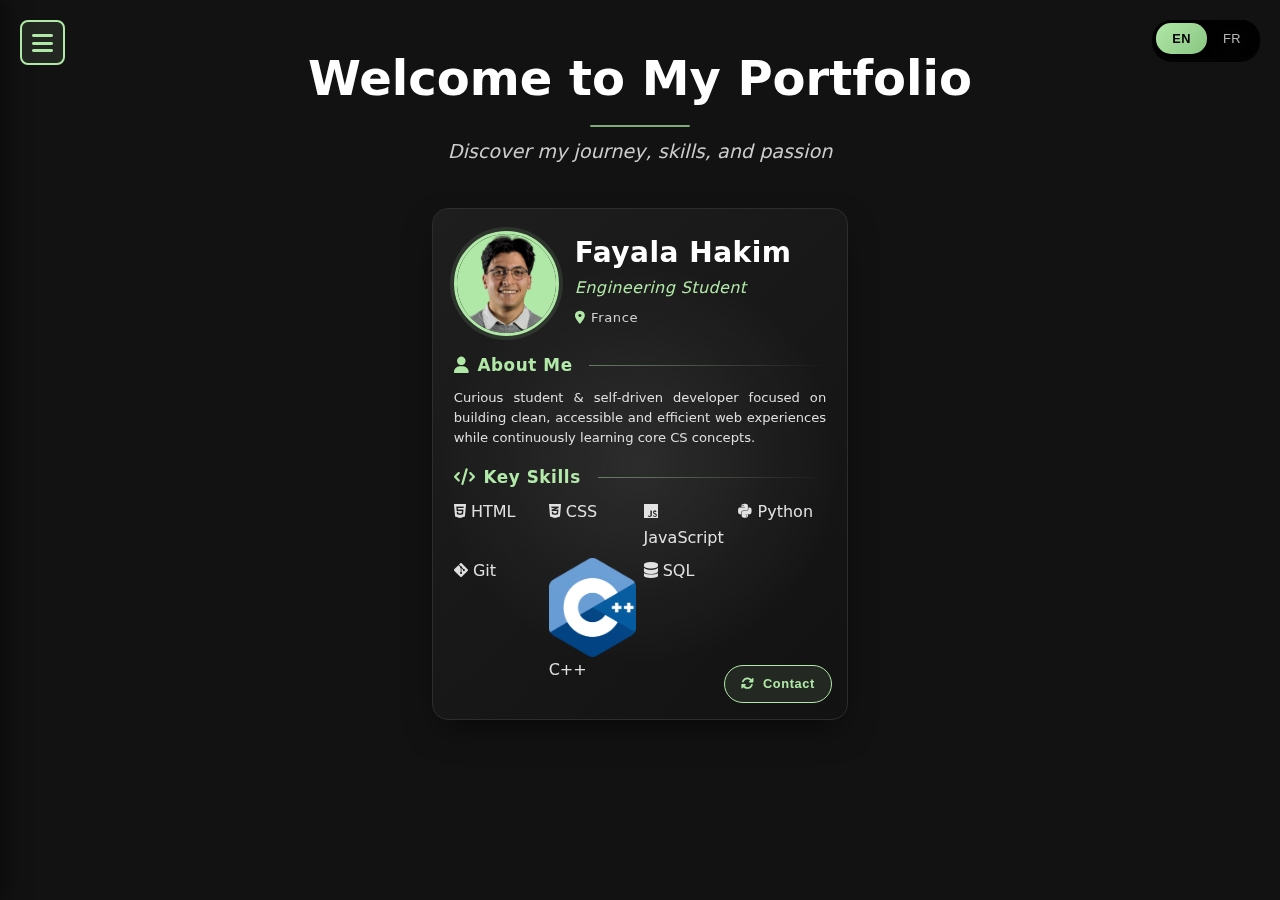
<file: index.html>
<!DOCTYPE html>
<html lang="en">
<head>
    <meta charset="UTF-8">
    <meta name="viewport" content="width=device-width, initial-scale=1.0">
    <title>Welcome - Fayala Hakim</title>
    <link rel="stylesheet" href="https://cdnjs.cloudflare.com/ajax/libs/font-awesome/6.4.0/css/all.min.css">
    <link rel="stylesheet" href="main.css">
    <link rel="stylesheet" href="card-3d.css">
    <link rel="stylesheet" href="language-switcher.css">
    <link rel="icon" type="image/x-icon" href="/images/favicon.ico">
</head>
<body>
    <div class="language-switcher">
        <div class="language-toggle">
            <span class="language-option" data-lang="en">EN</span>
            <span class="language-option" data-lang="fr">FR</span>
            <div class="toggle-slider"></div>
        </div>
    </div>
    <button class="nav-toggle" aria-label="Toggle navigation">
        <i class="fas fa-bars"></i>
    </button>
    <div class="sidebar-overlay"></div>
    <div class="container">
        <!-- Left Sidebar Navigation -->
        <nav class="sidebar">
            <div class="profile">
                <img src="images/profile-picture.png" alt="Fayala Hakim" class="profile-img">
                <h1>Fayala Hakim</h1>
                <p class="job-title">Student</p>
            </div>
            
            <ul class="nav-menu">
                <li><a href="index.html" class="active">Welcome</a></li>
                <li><a href="experience.html">Education & Job Experience</a></li>
                <li><a href="skills.html">Skills</a></li>
                <li><a href="certifications.html">Diplomas & Certifications</a></li>
                <li><a href="projects.html">Projects</a></li>
                <li><a href="contact.html">Contact</a></li>
            </ul>
        </nav>

        <!-- Main Content -->
        <main class="main-content">
            <div class="page-header">
                <h1 class="page-title fade-in">Welcome to My Portfolio</h1>
                <p class="page-subtitle fade-in">Discover my journey, skills, and passion</p>
            </div>

            <div class="profile-3d-wrapper" id="profile3d">
                <div class="profile-3d-rotator" id="profile3dInner">
                    <div class="profile-3d-face front" aria-label="Profile summary">
                        <button class="face-btn flip" id="flipCard"><i class="fas fa-rotate"></i> Contact</button>
                        <div class="front-scroll">
                            <header class="face-header">
                                <img src="images/profile-picture.png" alt="Fayala Hakim" class="face-avatar" />
                                <div>
                                    <h2 class="face-name">Fayala Hakim</h2>
                                    <p class="face-role">Engineering Student</p>
                                    <p class="face-location"><i class="fas fa-map-marker-alt"></i>France</p>
                                </div>
                            </header>
                            <section class="face-section">
                                <h3><i class="fas fa-user"></i> About Me</h3>
                                <p class="about-text">Curious student & self‑driven developer focused on building clean, accessible and efficient web experiences while continuously learning core CS concepts.</p>
                            </section>
                            <section class="face-section">
                                <h3><i class="fas fa-code"></i> Key Skills</h3>
                                <div class="skill-chip-grid" role="list" aria-label="Key skills logos">
                                    <div class="skill-icon skill-html" role="listitem" aria-label="HTML">
                                        <i class="fa-brands fa-html5" aria-hidden="true"></i>
                                        <span class="skill-label">HTML</span>
                                    </div>
                                    <div class="skill-icon skill-css" role="listitem" aria-label="CSS">
                                        <i class="fa-brands fa-css3-alt" aria-hidden="true"></i>
                                        <span class="skill-label">CSS</span>
                                    </div>
                                    <div class="skill-icon skill-js" role="listitem" aria-label="JavaScript">
                                        <i class="fa-brands fa-js" aria-hidden="true"></i>
                                        <span class="skill-label">JavaScript</span>
                                    </div>
                                    <div class="skill-icon skill-python" role="listitem" aria-label="Python">
                                        <i class="fa-brands fa-python" aria-hidden="true"></i>
                                        <span class="skill-label">Python</span>
                                    </div>
                                    <div class="skill-icon skill-git" role="listitem" aria-label="Git">
                                        <i class="fa-brands fa-git-alt" aria-hidden="true"></i>
                                        <span class="skill-label">Git</span>
                                    </div>
                                    <div class="skill-icon skill-cpp" role="listitem" aria-label="C plus plus">
                                        <img src="images/cpp-logo.png" alt="C++" class="cpp-logo" aria-hidden="true">
                                        <span class="skill-label">C++</span>
                                    </div>
                                    <div class="skill-icon skill-sql" role="listitem" aria-label="SQL">
                                        <i class="fa-solid fa-database" aria-hidden="true"></i>
                                        <span class="skill-label">SQL</span>
                                    </div>
                                </div>
                            </section>
                            
                        </div>
                        <span class="glare-layer"></span>
                    </div>
                    <div class="profile-3d-face back" aria-label="Contact information">
                        <button class="face-btn unflip" id="unflipCard"><i class="fas fa-arrow-left"></i> Back</button>
                        <div class="back-scroll">
                            <h3 class="back-title"><i class="fas fa-address-card"></i> Contact Info</h3>
                            <div class="contact-list">
                                <div class="contact-row"><i class="fas fa-envelope"></i><span>hfayala53@gmail.com</span></div>
                                <div class="contact-row"><i class="fas fa-phone"></i><span><a href="tel:+33758271323" style="color:inherit;text-decoration:none;">+33 7 58 27 13 23</a></span></div>
                                <div class="contact-row"><i class="fas fa-graduation-cap"></i><span>Engineering Student</span></div>
                                <div class="contact-row"><i class="fas fa-globe"></i><span>Currently in training as an engineer</span></div>
                            </div>
                            <div class="stats-grid">
                                <div class="stat-box"><h4>2+</h4><p>Years Learning</p></div>
                                <div class="stat-box"><h4>2+</h4><p>Projects</p></div>
                                <div class="stat-box"><h4>∞</h4><p>Growth</p></div>
                            </div>
                            <div class="social-grid">
                                <a href="https://www.linkedin.com/in/hakim-fayala/" class="social-btn" title="LinkedIn" aria-label="LinkedIn" target="_blank"><i class="fab fa-linkedin-in"></i></a>
                                <a href="https://github.com/1p0tato1?tab=projects" class="social-btn" title="GitHub" aria-label="GitHub" target="_blank"><i class="fab fa-github"></i></a>
                                <a href="contact.html" class="social-btn" title="Contact" aria-label="Email"><i class="fas fa-envelope"></i></a>
                            </div>
                        </div>
                        <span class="glare-layer"></span>
                    </div>
                </div>
            </div>
        </main>
    </div>

    <script>
        // Navigation functionality
        const navToggle = document.querySelector('.nav-toggle');
        const sidebar = document.querySelector('.sidebar');
        const overlay = document.querySelector('.sidebar-overlay');
        const mainContent = document.querySelector('.main-content');

        function toggleNav() {
            sidebar.classList.toggle('active');
            overlay.classList.toggle('active');
            // Don't block scrolling on PC
            if (window.innerWidth <= 768) {
                document.body.style.overflow = sidebar.classList.contains('active') ? 'hidden' : '';
            }
        }

        // Event listeners for navigation toggle
        if (navToggle) {
            navToggle.addEventListener('click', toggleNav);
        }
        if (overlay) {
            overlay.addEventListener('click', toggleNav);
        }

        // Close navigation when clicking a link
        const navLinks = document.querySelectorAll('.nav-menu a');
        navLinks.forEach(link => {
            link.addEventListener('click', () => {
                if (sidebar.classList.contains('active')) {
                    toggleNav();
                }
            });
        });

        // Handle window resize
        window.addEventListener('resize', () => {
            if (window.innerWidth > 768 && sidebar.classList.contains('active')) {
                toggleNav();
            }
        });


        // 3D Profile Card (front/back tilt + flip)
        const wrapper = document.getElementById('profile3d');
        const rotator = document.getElementById('profile3dInner');
        const flipBtn = document.getElementById('flipCard');
        const unflipBtn = document.getElementById('unflipCard');
        const glareLayers = wrapper.querySelectorAll('.glare-layer');

        const MAX_TILT = 14; // degrees

        function handleMove(e){
            const rect = wrapper.getBoundingClientRect();
            const x = e.clientX - rect.left;
            const y = e.clientY - rect.top;
            const px = (x/rect.width) - .5; // -0.5 .. 0.5
            const py = (y/rect.height) - .5;
            const rx = (-py * MAX_TILT).toFixed(2);
            const ry = (px * MAX_TILT).toFixed(2);
            const baseY = rotator.classList.contains('flipped') ? 180 : 0;
            rotator.style.transform = `rotateY(${baseY + parseFloat(ry)}deg) rotateX(${rx}deg)`;
            glareLayers.forEach(gl => gl.style.background = `radial-gradient(circle at ${50+px*50}% ${50+py*50}%, rgba(255,255,255,0.25), transparent 60%)`);
        }
        function resetTilt(){
            rotator.style.transform = rotator.classList.contains('flipped') ? 'rotateY(180deg)' : 'rotateY(0deg)';
            glareLayers.forEach(gl => gl.style.background = 'radial-gradient(circle at 50% 50%, rgba(255,255,255,0.25), transparent 60%)');
        }
        wrapper.addEventListener('mousemove', handleMove);
        wrapper.addEventListener('mouseleave', resetTilt);
        flipBtn.addEventListener('click', ()=> { rotator.classList.add('flipped'); resetTilt(); });
        unflipBtn.addEventListener('click', ()=> { rotator.classList.remove('flipped'); resetTilt(); });
        // Accessibility: flip with Enter/Space
        [flipBtn, unflipBtn].forEach(btn=> btn.addEventListener('keydown', e=> { if(e.key==='Enter'|| e.key===' ') { e.preventDefault(); btn.click(); }}));

        // Dynamic height adaptation to content (avoid empty space)
        function adjustCardHeight(){
            const faces = rotator.querySelectorAll('.profile-3d-face');
            let max = 0;
            faces.forEach(f => { const h = f.scrollHeight; if(h>max) max = h; });
            wrapper.style.height = max + 'px';
        }
        const ro = new ResizeObserver(adjustCardHeight);
        ro.observe(document.querySelector('.profile-3d-face.front'));
        ro.observe(document.querySelector('.profile-3d-face.back'));
        window.addEventListener('load', adjustCardHeight);
        window.addEventListener('resize', adjustCardHeight);
        flipBtn.addEventListener('click', adjustCardHeight);
        unflipBtn.addEventListener('click', adjustCardHeight);
        adjustCardHeight();
    </script>
    <script src="language-switcher.js"></script>
</body>
</html>
</file>
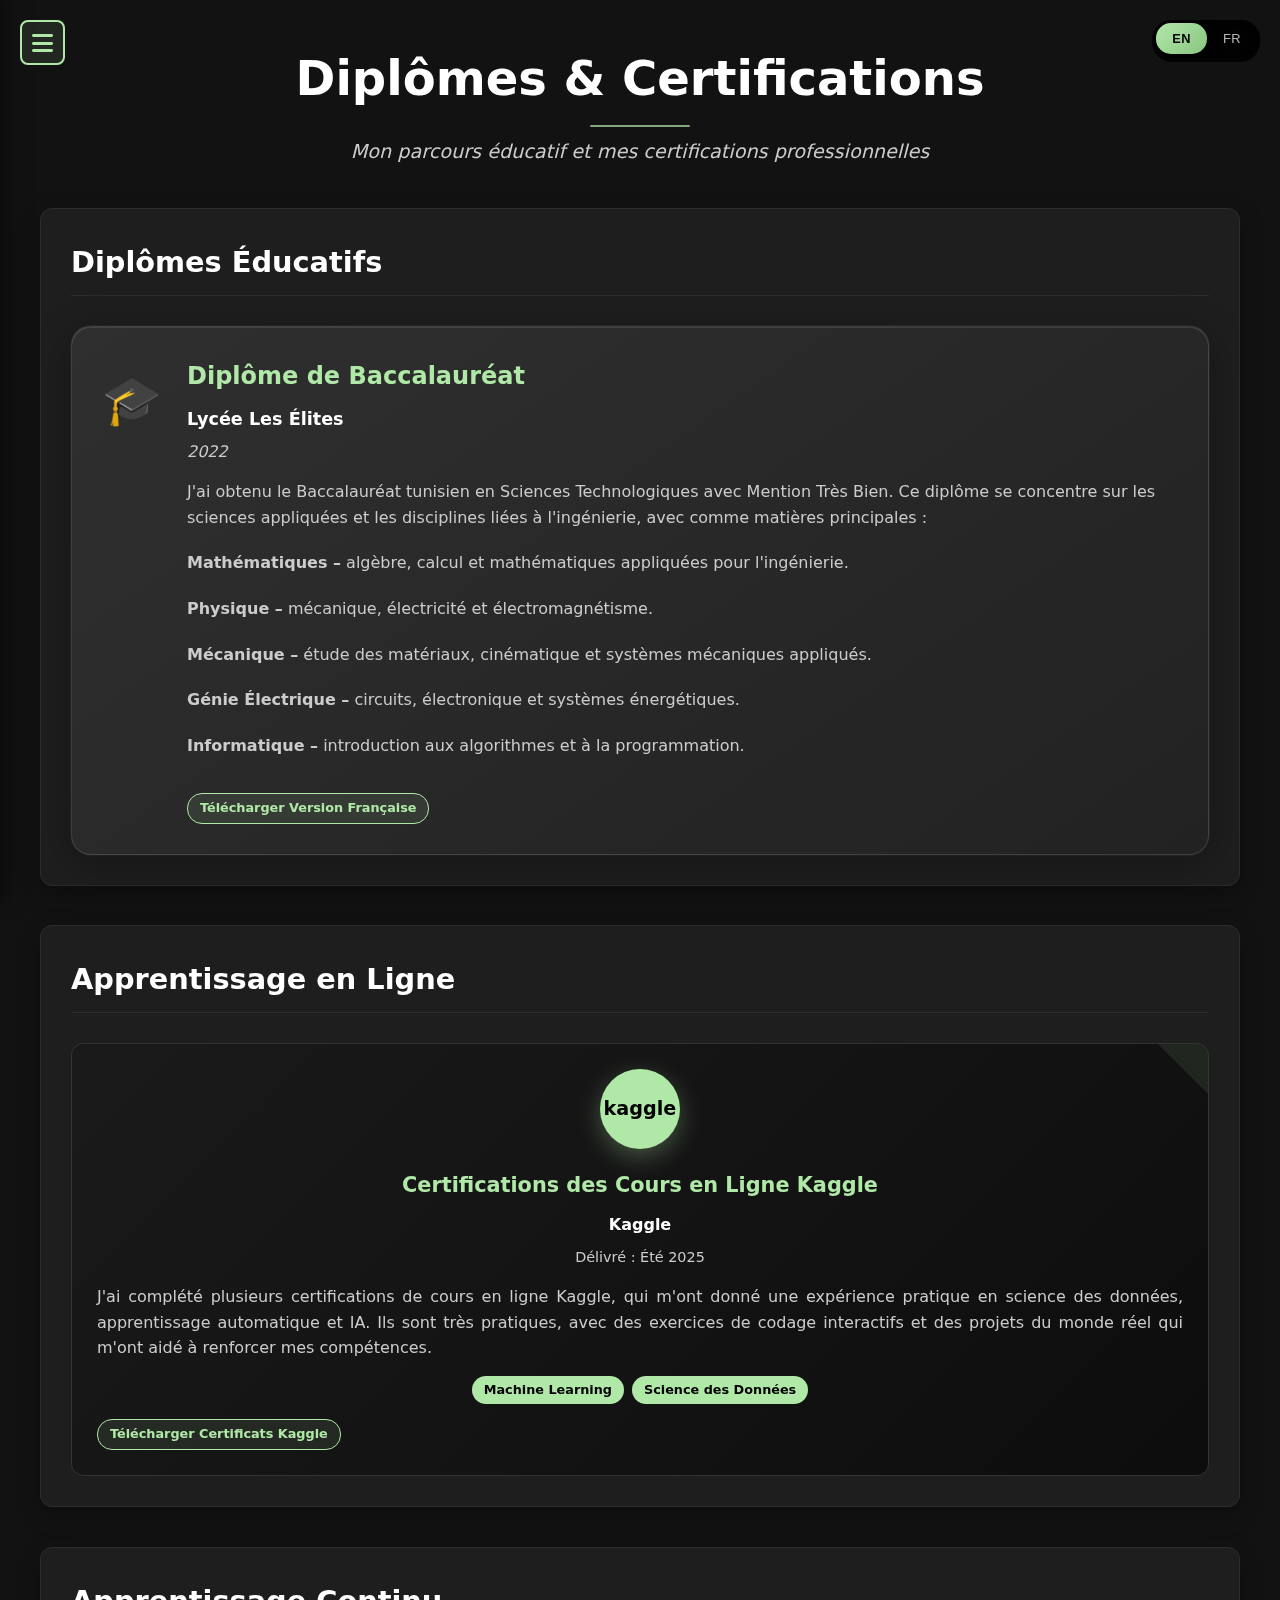
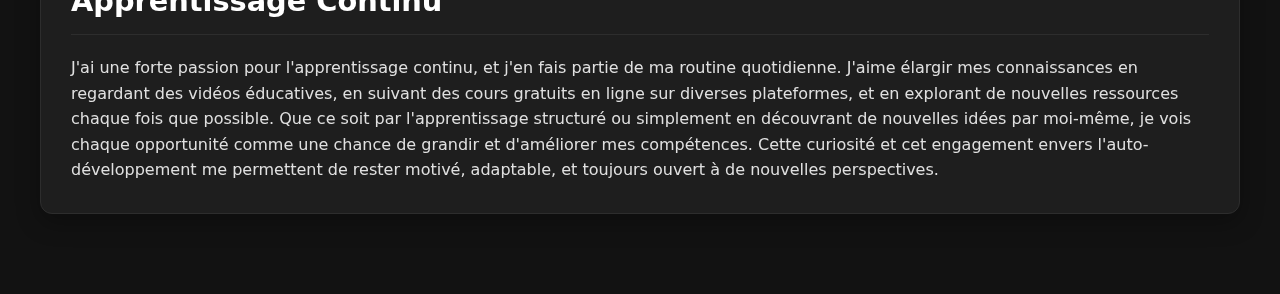
<file: certifications-fr.html>
<!DOCTYPE html>
<html lang="fr">
<head>
    <meta charset="UTF-8">
    <meta name="viewport" content="width=device-width, initial-scale=1.0">
    <title>Diplômes & Certifications - Fayala Hakim</title>
    <link rel="stylesheet" href="https://cdnjs.cloudflare.com/ajax/libs/font-awesome/6.4.0/css/all.min.css">
    <link rel="stylesheet" href="main.css">
    <link rel="stylesheet" href="certifications.css">
    <link rel="stylesheet" href="language-switcher.css">
    <link rel="icon" type="image/x-icon" href="/images/favicon.ico">
</head>
<body>
    <div class="language-switcher">
        <div class="language-toggle">
            <span class="language-option" data-lang="en">EN</span>
            <span class="language-option" data-lang="fr">FR</span>
            <div class="toggle-slider"></div>
        </div>
    </div>
    <button class="nav-toggle" aria-label="Basculer la navigation">
        <i class="fas fa-bars"></i>
    </button>
    <div class="sidebar-overlay"></div>
    <div class="container">
        <!-- Left Sidebar Navigation -->
        <nav class="sidebar">
            <div class="profile">
                <img src="images/profile-picture.png" alt="Fayala Hakim" class="profile-img" loading="lazy">
                <h1>Fayala Hakim</h1>
                <p class="job-title">Étudiant</p>
            </div>
            
            <ul class="nav-menu">
                <li><a href="index-fr.html">Accueil</a></li>
                <li><a href="experience-fr.html">Éducation & Expérience Professionnelle</a></li>
                <li><a href="skills-fr.html">Compétences</a></li>
                <li><a href="certifications-fr.html" class="active">Diplômes & Certifications</a></li>
                <li><a href="projects-fr.html">Projets</a></li>
                <li><a href="contact-fr.html">Contact</a></li>
            </ul>
        </nav>

        <!-- Main Content -->
        <main class="main-content">
            <div class="page-header">
                <h1 class="page-title fade-in">Diplômes & Certifications</h1>
                <p class="page-subtitle fade-in">Mon parcours éducatif et mes certifications professionnelles</p>
            </div>

            <div class="content-section fade-in">
                <h2 class="section-title">Diplômes Éducatifs</h2>
                <div class="education-grid">
                    <div class="education-card">
                        <div class="education-icon">🎓</div>
                        <div class="education-content">
                            <h3>Diplôme de Baccalauréat</h3>
                            <p class="institution">Lycée Les Élites</p>
                            <p class="year">2022</p>
                            <p class="description">
                                J'ai obtenu le Baccalauréat tunisien en Sciences Technologiques avec Mention Très Bien.
                                Ce diplôme se concentre sur les sciences appliquées et les disciplines liées à l'ingénierie, avec comme matières principales :
                                <p class="description"><strong>Mathématiques –</strong> algèbre, calcul et mathématiques appliquées pour l'ingénierie.</p>
                                <p class="description"><strong>Physique –</strong> mécanique, électricité et électromagnétisme.</p>
                                <p class="description"><strong>Mécanique –</strong> étude des matériaux, cinématique et systèmes mécaniques appliqués.</p>
                                <p class="description"><strong>Génie Électrique –</strong> circuits, électronique et systèmes énergétiques.</p>
                                <p class="description"><strong>Informatique –</strong> introduction aux algorithmes et à la programmation.</p>
                            </p>
                            <div class="downloads">
                                <a class="download-tag" href="documents/Diplome-bac-fr.pdf" download>Télécharger Version Française</a>
                            </div>
                        </div>
                    </div>

                </div>
            </div>

            <div class="content-section fade-in">
                <h2 class="section-title">Apprentissage en Ligne</h2>
                <div class="certifications-grid">
                    <div class="cert-card">
                        <div class="cert-badge">
                            <div class="cert-icon">kaggle</div>
                        </div>
                        <div class="cert-content">
                            <h3>Certifications des Cours en Ligne Kaggle</h3>
                            <p class="cert-issuer">Kaggle</p>
                            <p class="cert-date">Délivré : Été 2025</p>
                            <p class="cert-description">
                               J'ai complété plusieurs certifications de cours en ligne Kaggle, qui m'ont donné une expérience pratique en science des données, apprentissage automatique et IA. Ils sont très pratiques, avec des exercices de codage interactifs et des projets du monde réel qui m'ont aidé à renforcer mes compétences.
                            </p>
                            <div class="cert-skills">
                                <span class="skill-tag">Machine Learning</span>
                                <span class="skill-tag">Science des Données</span>
                            </div>
                             <div class="downloads">
                                <a class="download-tag" href="documents/Kaggle-certifs.pdf" download>Télécharger Certificats Kaggle</a>
                            </div>
                        </div>
                    </div>           
                </div>
            </div>


            <div class="content-section fade-in">
                <h2 class="section-title">Apprentissage Continu</h2>
                <p>J'ai une forte passion pour l'apprentissage continu, et j'en fais partie de ma routine quotidienne. J'aime élargir mes connaissances en regardant des vidéos éducatives, en suivant des cours gratuits en ligne sur diverses plateformes, et en explorant de nouvelles ressources chaque fois que possible. Que ce soit par l'apprentissage structuré ou simplement en découvrant de nouvelles idées par moi-même, je vois chaque opportunité comme une chance de grandir et d'améliorer mes compétences. Cette curiosité et cet engagement envers l'auto-développement me permettent de rester motivé, adaptable, et toujours ouvert à de nouvelles perspectives.</p>
                </div>
            </div>
        </main>
    </div>

    <script>
        document.addEventListener('DOMContentLoaded', function() {
            // Navigation functionality
            const navToggle = document.querySelector('.nav-toggle');
            const sidebar = document.querySelector('.sidebar');
            const overlay = document.querySelector('.sidebar-overlay');
            const mainContent = document.querySelector('.main-content');

            function toggleNav() {
                console.log('Toggle clicked'); // Debug line
                sidebar.classList.toggle('active');
                overlay.classList.toggle('active');
                // Don't block scrolling on PC
                if (window.innerWidth <= 768) {
                    document.body.style.overflow = sidebar.classList.contains('active') ? 'hidden' : '';
                }
            }

            // Event listeners for navigation toggle
            navToggle.addEventListener('click', function(e) {
                e.preventDefault();
                toggleNav();
            });

            // Event listener for overlay
            overlay.addEventListener('click', toggleNav);

            // Close navigation when clicking a link
            const navLinks = document.querySelectorAll('.nav-menu a');
            navLinks.forEach(link => {
                link.addEventListener('click', () => {
                    if (sidebar.classList.contains('active')) {
                        toggleNav();
                    }
                });
            });
        });

        // Handle window resize
        window.addEventListener('resize', () => {
            if (window.innerWidth > 768 && sidebar.classList.contains('active')) {
                toggleNav();
            }
        });
    </script>
    <script src="language-switcher.js"></script>
</body>
</html>
</file>
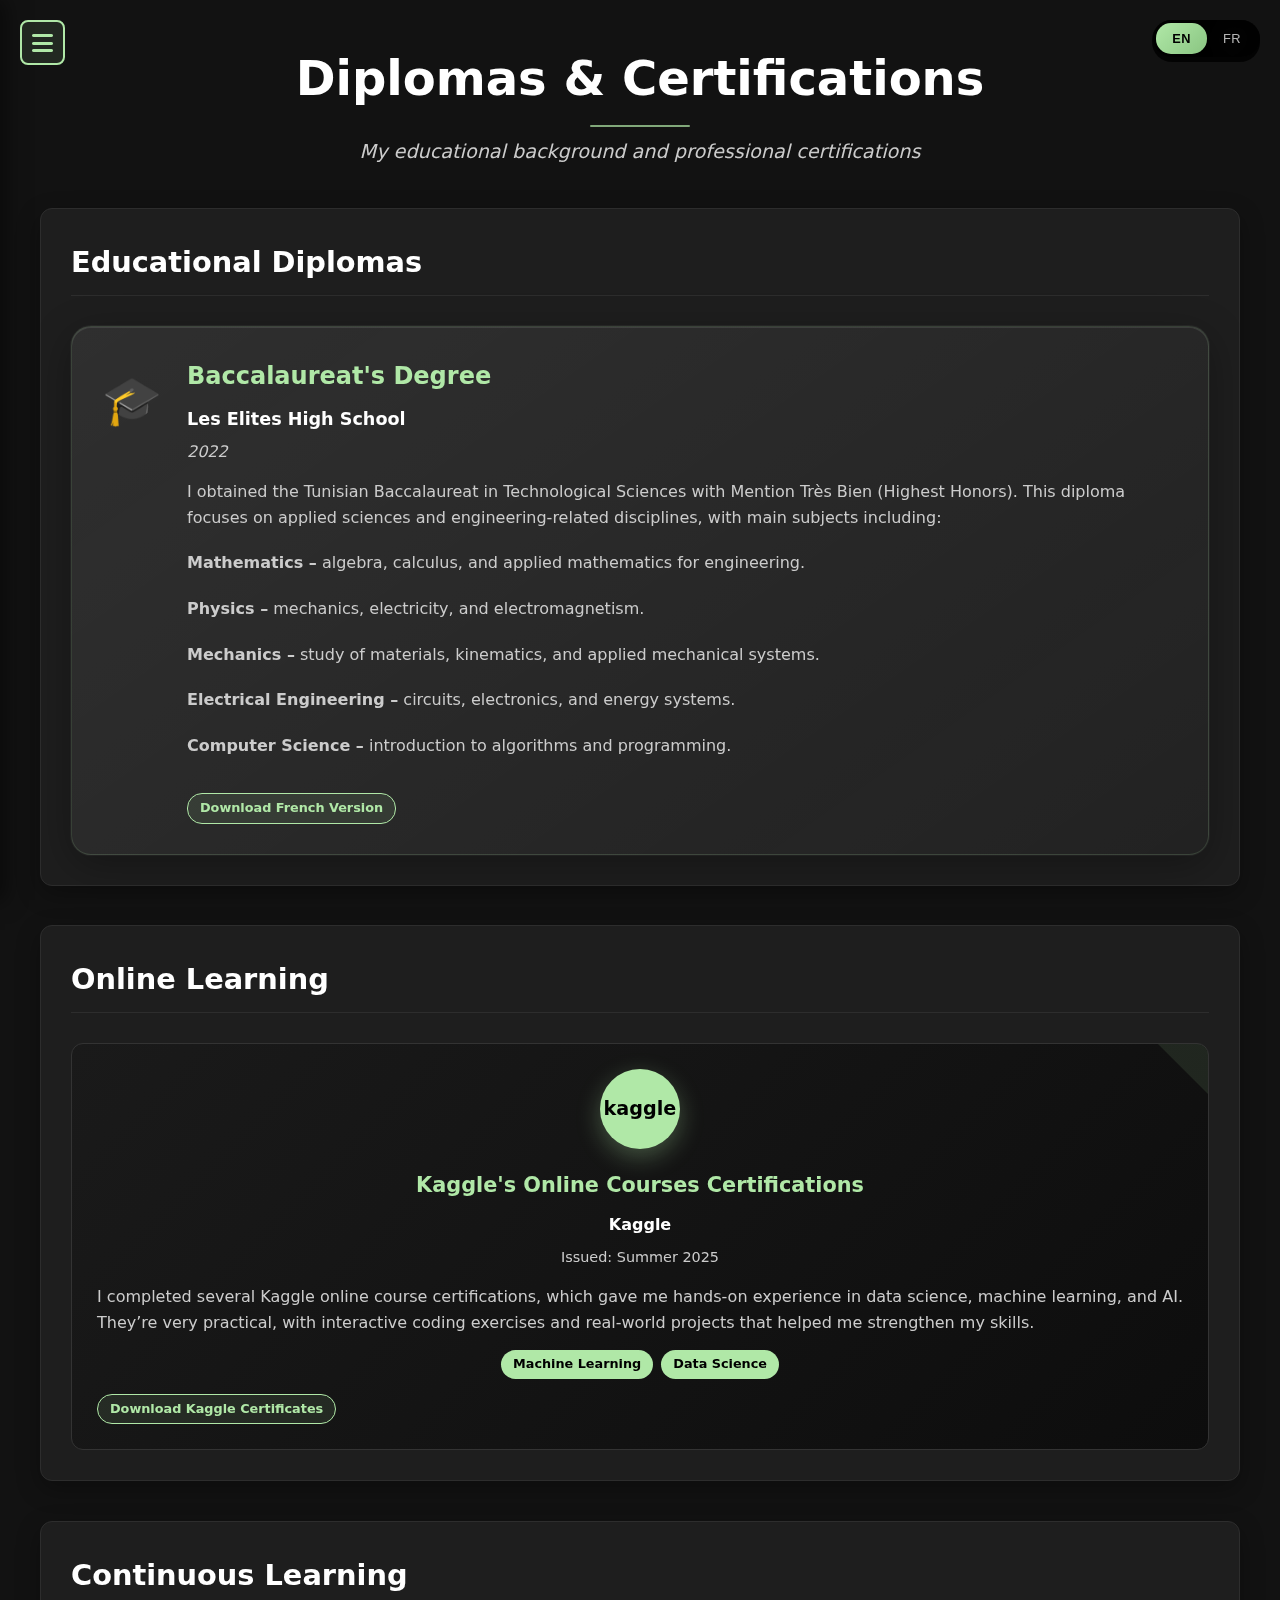
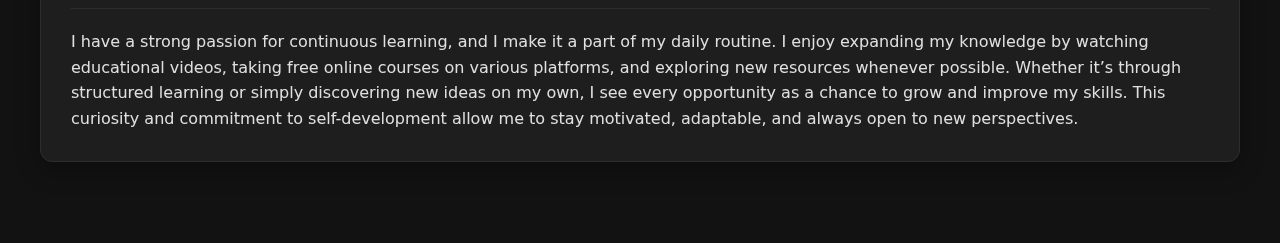
<file: certifications.html>
<!DOCTYPE html>
<html lang="en">
<head>
    <meta charset="UTF-8">
    <meta name="viewport" content="width=device-width, initial-scale=1.0">
    <title>Diplomas & Certifications - Fayala Hakim</title>
    <link rel="stylesheet" href="https://cdnjs.cloudflare.com/ajax/libs/font-awesome/6.4.0/css/all.min.css">
    <link rel="stylesheet" href="main.css">
    <link rel="stylesheet" href="certifications.css">
    <link rel="stylesheet" href="language-switcher.css">
    <link rel="icon" type="image/x-icon" href="/images/favicon.ico">
</head>
<body>
    <div class="language-switcher">
        <div class="language-toggle">
            <span class="language-option" data-lang="en">EN</span>
            <span class="language-option" data-lang="fr">FR</span>
            <div class="toggle-slider"></div>
        </div>
    </div>
    <button class="nav-toggle" aria-label="Toggle navigation">
        <i class="fas fa-bars"></i>
    </button>
    <div class="sidebar-overlay"></div>
    <div class="container">
        <!-- Left Sidebar Navigation -->
        <nav class="sidebar">
            <div class="profile">
                <img src="images/profile-picture.png" alt="Fayala Hakim" class="profile-img" loading="lazy">
                <h1>Fayala Hakim</h1>
                <p class="job-title">Student</p>
            </div>
            
            <ul class="nav-menu">
                <li><a href="index.html">Welcome</a></li>
                <li><a href="experience.html">Education & Job Experience</a></li>
                <li><a href="skills.html">Skills</a></li>
                <li><a href="certifications.html" class="active">Diplomas & Certifications</a></li>
                <li><a href="projects.html">Projects</a></li>
                <li><a href="contact.html">Contact</a></li>
            </ul>
        </nav>

        <!-- Main Content -->
        <main class="main-content">
            <div class="page-header">
                <h1 class="page-title fade-in">Diplomas & Certifications</h1>
                <p class="page-subtitle fade-in">My educational background and professional certifications</p>
            </div>

            <div class="content-section fade-in">
                <h2 class="section-title">Educational Diplomas</h2>
                <div class="education-grid">
                    <div class="education-card">
                        <div class="education-icon">🎓</div>
                        <div class="education-content">
                            <h3>Baccalaureat's Degree</h3>
                            <p class="institution">Les Elites High School</p>
                            <p class="year">2022</p>
                            <p class="description">
                                I obtained the Tunisian Baccalaureat in Technological Sciences with Mention Très Bien (Highest Honors).
                                This diploma focuses on applied sciences and engineering-related disciplines, with main subjects including:
                                <p class="description"><strong>Mathematics  –</strong> algebra, calculus, and applied mathematics for engineering.</p>
                                <p class="description"><strong>Physics –</strong> mechanics, electricity, and electromagnetism.</p>
                                <p class="description"><strong>Mechanics –</strong> study of materials, kinematics, and applied mechanical systems.</p>
                                <p class="description"><strong>Electrical Engineering –</strong> circuits, electronics, and energy systems.</p>
                                <p class="description"><strong>Computer Science –</strong> introduction to algorithms and programming.</p>
                            </p>
                            <div class="downloads">
                                <a class="download-tag" href="documents/Diplome-bac-fr.pdf" download>Download French Version</a>
                            </div>
                        </div>
                    </div>

                </div>
            </div>

            <div class="content-section fade-in">
                <h2 class="section-title">Online Learning</h2>
                <div class="certifications-grid">
                    <div class="cert-card">
                        <div class="cert-badge">
                            <div class="cert-icon">kaggle</div>
                        </div>
                        <div class="cert-content">
                            <h3>Kaggle's Online Courses Certifications</h3>
                            <p class="cert-issuer">Kaggle</p>
                            <p class="cert-date">Issued: Summer 2025</p>
                            <p class="cert-description">
                               I completed several Kaggle online course certifications, which gave me hands-on experience in data science, machine learning, and AI. They’re very practical, with interactive coding exercises and real-world projects that helped me strengthen my skills.
                            </p>
                            <div class="cert-skills">
                                <span class="skill-tag">Machine Learning</span>
                                <span class="skill-tag">Data Science</span>
                            </div>
                             <div class="downloads">
                                <a class="download-tag" href="documents/Kaggle-certifs.pdf" download>Download Kaggle Certificates</a>
                            </div>
                        </div>
                    </div>           
                </div>
            </div>


            <div class="content-section fade-in">
                <h2 class="section-title">Continuous Learning</h2>
                <p>I have a strong passion for continuous learning, and I make it a part of my daily routine. I enjoy expanding my knowledge by watching educational videos, taking free online courses on various platforms, and exploring new resources whenever possible. Whether it’s through structured learning or simply discovering new ideas on my own, I see every opportunity as a chance to grow and improve my skills. This curiosity and commitment to self-development allow me to stay motivated, adaptable, and always open to new perspectives.</p>
                </div>
            </div>
        </main>
    </div>

    <script>
        document.addEventListener('DOMContentLoaded', function() {
            // Navigation functionality
            const navToggle = document.querySelector('.nav-toggle');
            const sidebar = document.querySelector('.sidebar');
            const overlay = document.querySelector('.sidebar-overlay');
            const mainContent = document.querySelector('.main-content');

            function toggleNav() {
                console.log('Toggle clicked'); // Debug line
                sidebar.classList.toggle('active');
                overlay.classList.toggle('active');
                // Don't block scrolling on PC
                if (window.innerWidth <= 768) {
                    document.body.style.overflow = sidebar.classList.contains('active') ? 'hidden' : '';
                }
            }

            // Event listeners for navigation toggle
            navToggle.addEventListener('click', function(e) {
                e.preventDefault();
                toggleNav();
            });

            // Event listener for overlay
            overlay.addEventListener('click', toggleNav);

            // Close navigation when clicking a link
            const navLinks = document.querySelectorAll('.nav-menu a');
            navLinks.forEach(link => {
                link.addEventListener('click', () => {
                    if (sidebar.classList.contains('active')) {
                        toggleNav();
                    }
                });
            });
        });

        // Handle window resize
        window.addEventListener('resize', () => {
            if (window.innerWidth > 768 && sidebar.classList.contains('active')) {
                toggleNav();
            }
        });
    </script>
    <script src="language-switcher.js"></script>
</body>
</html>
</file>
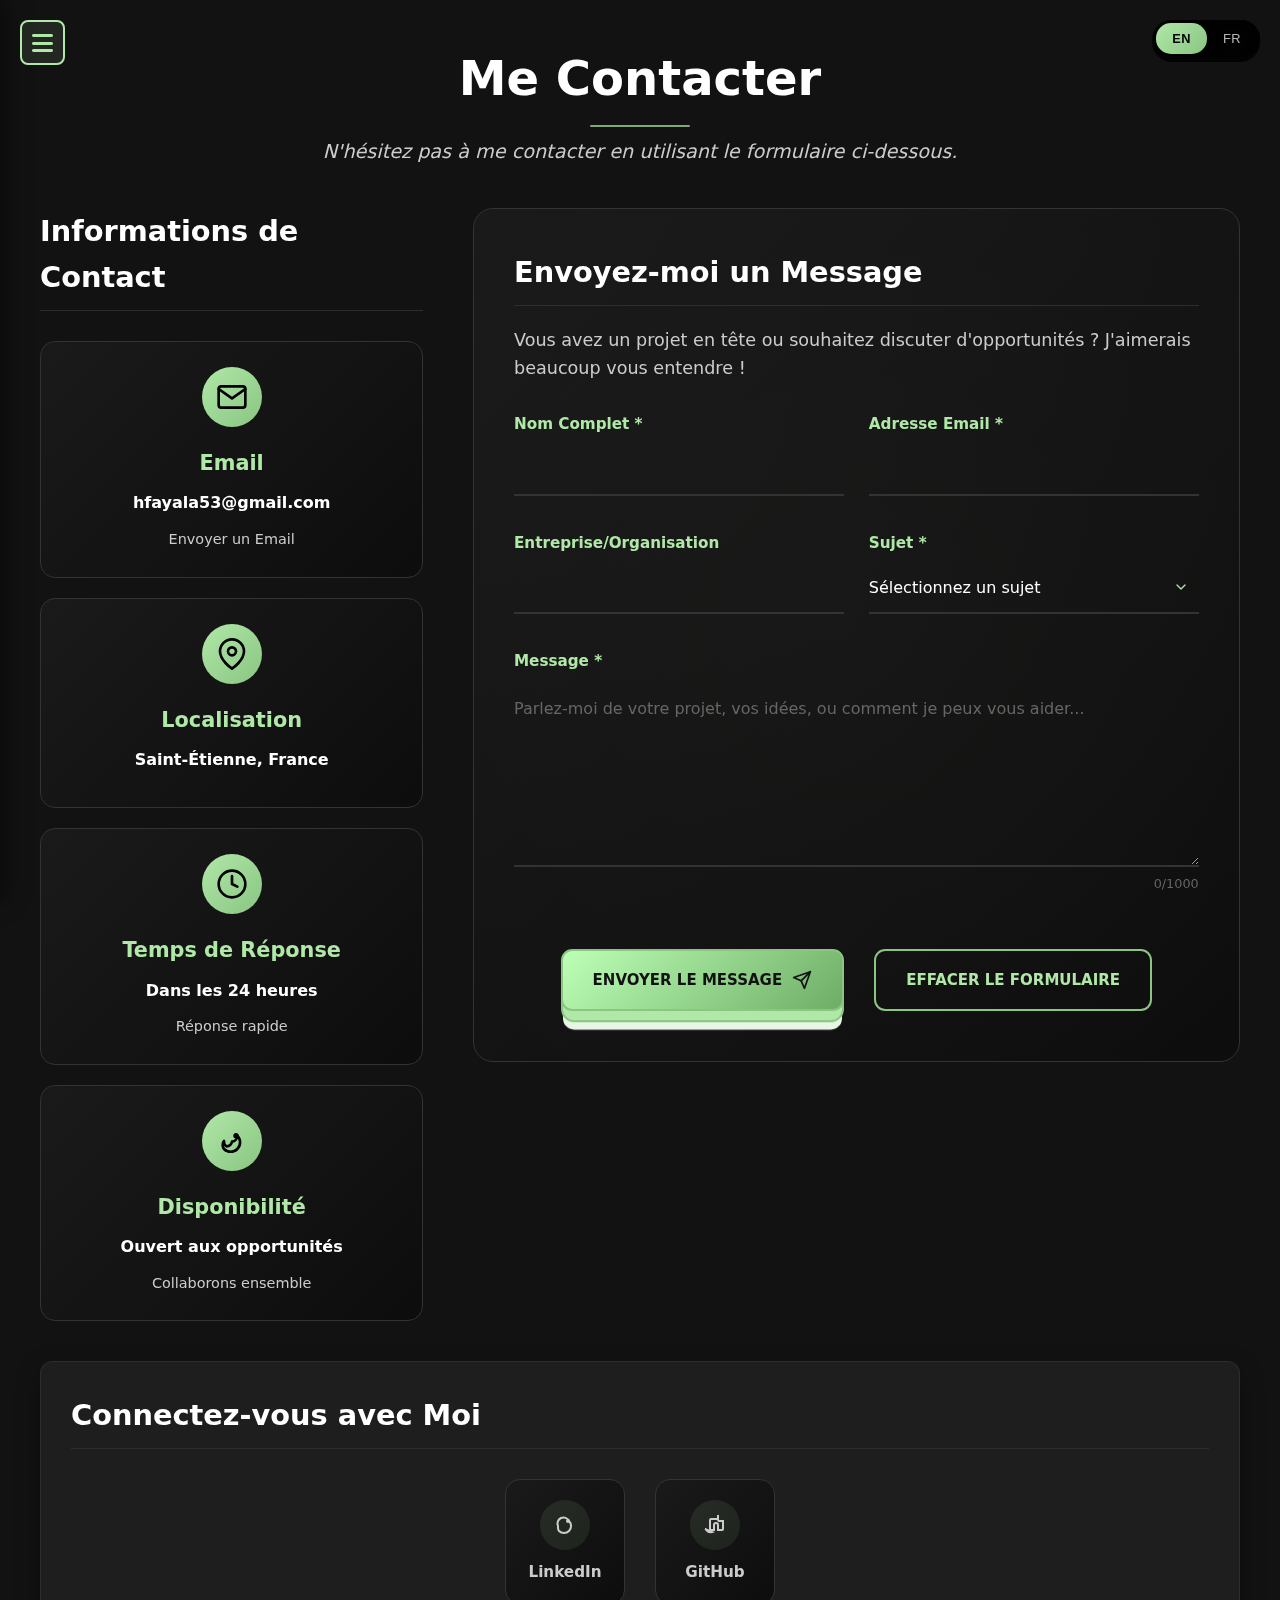
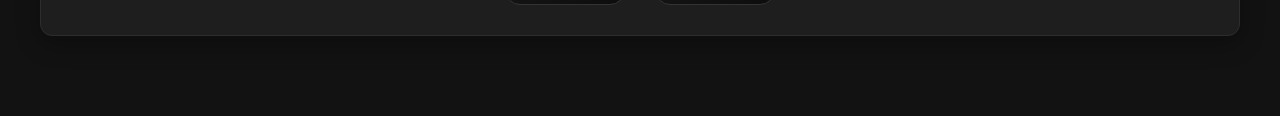
<file: contact-fr.html>
<!DOCTYPE html>
<html lang="fr">
<head>
    <meta charset="UTF-8">
    <meta name="viewport" content="width=device-width, initial-scale=1.0">
    <title>Contact - Fayala Hakim</title>
    <link rel="stylesheet" href="https://cdnjs.cloudflare.com/ajax/libs/font-awesome/6.4.0/css/all.min.css">
    <link rel="stylesheet" href="main.css">
    <link rel="stylesheet" href="contact.css">
    <link rel="stylesheet" href="language-switcher.css">
    <link rel="icon" type="image/x-icon" href="/images/favicon.ico">
</head>
<body>
    <div class="language-switcher">
        <div class="language-toggle">
            <span class="language-option" data-lang="en">EN</span>
            <span class="language-option" data-lang="fr">FR</span>
            <div class="toggle-slider"></div>
        </div>
    </div>
    <button class="nav-toggle" aria-label="Basculer la navigation">
        <i class="fas fa-bars"></i>
    </button>
    <div class="sidebar-overlay"></div>
    <div class="container">
        <!-- Left Sidebar Navigation -->
        <nav class="sidebar">
            <div class="profile">
                <img src="images/profile-picture.png" alt="Fayala Hakim" class="profile-img">
                <h1>Fayala Hakim</h1>
                <p class="job-title">Étudiant</p>
            </div>
            
            <ul class="nav-menu">
                <li><a href="index-fr.html">Accueil</a></li>
                <li><a href="experience-fr.html">Éducation & Expérience Professionnelle</a></li>
                <li><a href="skills-fr.html">Compétences</a></li>
                <li><a href="certifications-fr.html">Diplômes & Certifications</a></li>
                <li><a href="projects-fr.html">Projets</a></li>
                <li><a href="contact-fr.html" class="active">Contact</a></li>
            </ul>
        </nav>

        <!-- Main Content -->
        <main class="main-content">
            <div class="page-header">
                <h1 class="page-title fade-in">Me Contacter</h1>
                <p class="page-subtitle fade-in">N'hésitez pas à me contacter en utilisant le formulaire ci-dessous.</p>
            </div>

            <div class="contact-container">
                <!-- Contact Info Section -->
                <div class="contact-info fade-in">
                    <h2 class="section-title">Informations de Contact</h2>
                    <div class="contact-cards">
                        <div class="contact-card">
                            <div class="contact-icon">
                                <svg width="32" height="32" viewBox="0 0 24 24" fill="none" xmlns="http://www.w3.org/2000/svg">
                                    <path d="M4 4H20C21.1 4 22 4.9 22 6V18C22 19.1 21.1 20 20 20H4C2.9 20 2 19.1 2 18V6C2 4.9 2.9 4 4 4Z" stroke="currentColor" stroke-width="2" stroke-linecap="round" stroke-linejoin="round"/>
                                    <polyline points="22,6 12,13 2,6" stroke="currentColor" stroke-width="2" stroke-linecap="round" stroke-linejoin="round"/>
                                </svg>
                            </div>
                            <h3>Email</h3>
                            <p>hfayala53@gmail.com</p>
                            <a href="mailto:hfayala53@gmail.com" class="contact-link">Envoyer un Email</a>
                        </div>

                        <div class="contact-card">
                            <div class="contact-icon">
                                <svg width="32" height="32" viewBox="0 0 24 24" fill="none" xmlns="http://www.w3.org/2000/svg">
                                    <path d="M21 10C21 17 12 23 12 23S3 17 3 10A9 9 0 0 1 12 1A9 9 0 0 1 21 10Z" stroke="currentColor" stroke-width="2" stroke-linecap="round" stroke-linejoin="round"/>
                                    <circle cx="12" cy="10" r="3" stroke="currentColor" stroke-width="2" stroke-linecap="round" stroke-linejoin="round"/>
                                </svg>
                            </div>
                            <h3>Localisation</h3>
                            <p>Saint-Étienne, France</p>
                            <span class="contact-link"></span> <!-- Can add "Available for remote work"-->
                        </div>

                        <div class="contact-card">
                            <div class="contact-icon">
                                <svg width="32" height="32" viewBox="0 0 24 24" fill="none" xmlns="http://www.w3.org/2000/svg">
                                    <circle cx="12" cy="12" r="10" stroke="currentColor" stroke-width="2" stroke-linecap="round" stroke-linejoin="round"/>
                                    <polyline points="12,6 12,12 16,14" stroke="currentColor" stroke-width="2" stroke-linecap="round" stroke-linejoin="round"/>
                                </svg>
                            </div>
                            <h3>Temps de Réponse</h3>
                            <p>Dans les 24 heures</p>
                            <span class="contact-link">Réponse rapide</span>
                        </div>

                        <div class="contact-card">
                            <div class="contact-icon">
                                <svg width="32" height="32" viewBox="0 0 24 24" fill="none" xmlns="http://www.w3.org/2000/svg">
                                    <path d="M16 8A6 6 0 0 1 6 18C5 17 5 16 5 15C5 14 5 13 6 12A4 4 0 0 0 8 16A4.5 4.5 0 0 0 12 12.5A4.5 4.5 0 0 0 16 8Z" stroke="currentColor" stroke-width="2" stroke-linecap="round" stroke-linejoin="round"/>
                                    <path d="M15 7A1 1 0 0 0 14 8A1 1 0 0 0 15 9A1 1 0 0 0 16 8A1 1 0 0 0 15 7Z" stroke="currentColor" stroke-width="2" stroke-linecap="round" stroke-linejoin="round"/>
                                </svg>
                            </div>
                            <h3>Disponibilité</h3>
                            <p>Ouvert aux opportunités</p>
                            <span class="contact-link">Collaborons ensemble</span>
                        </div>
                    </div>
                </div>

                <!-- Contact Form Section -->
                <div class="contact-form-section fade-in">
                    <h2 class="section-title">Envoyez-moi un Message</h2>
                    <p class="form-description">Vous avez un projet en tête ou souhaitez discuter d'opportunités ? J'aimerais beaucoup vous entendre !</p>
                    
                    <form class="contact-form" action="https://formspree.io/f/xpzgkjny" method="POST" id="contactForm">
                        <div class="form-group">
                            <label for="name">Nom Complet *</label>
                            <input type="text" id="name" name="name" required>
                            <span class="form-focus-line"></span>
                        </div>

                        <div class="form-group">
                            <label for="email">Adresse Email *</label>
                            <input type="email" id="email" name="email" required>
                            <span class="form-focus-line"></span>
                        </div>

                        <div class="form-group">
                            <label for="company">Entreprise/Organisation</label>
                            <input type="text" id="company" name="company">
                            <span class="form-focus-line"></span>
                        </div>

                        <div class="form-group">
                            <label for="subject">Sujet *</label>
                            <select id="subject" name="subject" required>
                                <option value="">Sélectionnez un sujet</option>
                                <option value="Project Inquiry">Demande de Projet</option>
                                <option value="Job Opportunity">Opportunité d'Emploi</option>
                                <option value="Collaboration">Collaboration</option>
                                <option value="Consultation">Consultation</option>
                                <option value="General Question">Question Générale</option>
                                <option value="Other">Autre</option>
                            </select>
                            <span class="form-focus-line"></span>
                        </div>

                        <div class="form-group form-group-full">
                            <label for="message">Message *</label>
                            <textarea id="message" name="message" rows="6" required placeholder="Parlez-moi de votre projet, vos idées, ou comment je peux vous aider..."></textarea>
                            <span class="form-focus-line"></span>
                        </div>

                        <div class="form-actions">
                            <button type="submit" class="btn btn-primary" id="submitBtn">
                                <span class="btn-text">Envoyer le Message</span>
                                <span class="btn-loading">Envoi en cours...</span>
                                <svg class="btn-icon" width="20" height="20" viewBox="0 0 24 24" fill="none" xmlns="http://www.w3.org/2000/svg">
                                    <line x1="22" y1="2" x2="11" y2="13" stroke="currentColor" stroke-width="2" stroke-linecap="round" stroke-linejoin="round"/>
                                    <polygon points="22,2 15,22 11,13 2,9 22,2" stroke="currentColor" stroke-width="2" stroke-linecap="round" stroke-linejoin="round"/>
                                </svg>
                            </button>
                            <button type="reset" class="btn btn-secondary">Effacer le Formulaire</button>
                        </div>
                    </form>

                    <!-- Success Message -->
                    <div class="success-message" id="successMessage">
                        <div class="success-content">
                            <div class="success-icon">
                                <svg width="48" height="48" viewBox="0 0 24 24" fill="none" xmlns="http://www.w3.org/2000/svg">
                                    <path d="M22 11.08V12A10 10 0 1 1 5.93 7.5" stroke="currentColor" stroke-width="2" stroke-linecap="round" stroke-linejoin="round"/>
                                    <polyline points="22,4 12,14.01 9,11.01" stroke="currentColor" stroke-width="2" stroke-linecap="round" stroke-linejoin="round"/>
                                </svg>
                            </div>
                            <h3>Client Email Ouvert !</h3>
                            <p>Votre client email devrait s'être ouvert avec le message pré-rempli. Veuillez envoyer l'email depuis votre client email pour terminer le processus.</p>
                        </div>
                    </div>

                    <!-- Error Message -->
                    <div class="error-message" id="errorMessage">
                        <div class="error-content">
                            <div class="error-icon">
                                <svg width="48" height="48" viewBox="0 0 24 24" fill="none" xmlns="http://www.w3.org/2000/svg">
                                    <circle cx="12" cy="12" r="10" stroke="currentColor" stroke-width="2"/>
                                    <line x1="15" y1="9" x2="9" y2="15" stroke="currentColor" stroke-width="2"/>
                                    <line x1="9" y1="9" x2="15" y2="15" stroke="currentColor" stroke-width="2"/>
                                </svg>
                            </div>
                            <h3>Veuillez Remplir les Champs Obligatoires</h3>
                            <p>Assurez-vous de remplir tous les champs obligatoires (Nom, Email, Sujet et Message) avant de soumettre le formulaire.</p>
                        </div>
                    </div>
                </div>
            </div>

            <!-- Social Links Section -->
            <div class="content-section fade-in">
                <h2 class="section-title">Connectez-vous avec Moi</h2>
                <div class="social-links">
                    <!-- LinkedIn -->
                    <a href="https://www.linkedin.com/in/hakim-fayala/" class="social-link" target="_blank" rel="noopener noreferrer">
                        <div class="social-icon">
                            <svg width="24" height="24" viewBox="0 0 24 24" fill="none" xmlns="http://www.w3.org/2000/svg">
                                <path d="M16 8A6 6 0 0 1 6 18C5 17 5 16 5 15V13A6 6 0 0 1 16 8Z" stroke="currentColor" stroke-width="2"/>
                                <path d="M15 7A1 1 0 0 0 14 8A1 1 0 0 0 15 9A1 1 0 0 0 16 8A1 1 0 0 0 15 7Z" stroke="currentColor" stroke-width="2"/>
                            </svg>
                        </div>
                        <span>LinkedIn</span>
                    </a>
                    <!-- Github -->
                    <a href="https://github.com/1p0tato1?tab=projects" class="social-link" target="_blank" rel="noopener noreferrer">
                        <div class="social-icon">
                            <svg width="24" height="24" viewBox="0 0 24 24" fill="none" xmlns="http://www.w3.org/2000/svg">
                                <path d="M9 19C4 20.5 4 16.5 2 16L9 19Z" stroke="currentColor" stroke-width="2"/>
                                <path d="M15 2V6C15 7 15 8 16 8H20V16C20 16.5 19.5 17 19 17H15V12C15 11 14 10 13 10S11 11 11 12V17H7V7C7 6.5 7.5 6 8 6H15V2Z" stroke="currentColor" stroke-width="2"/>
                            </svg>
                        </div>
                        <span>GitHub</span>
                    </a>
                </div>
            </div>
        </main>
    </div>

    <script>
        document.addEventListener('DOMContentLoaded', function() {
            // Navigation functionality
            const navToggle = document.querySelector('.nav-toggle');
            const sidebar = document.querySelector('.sidebar');
            const overlay = document.querySelector('.sidebar-overlay');
            const mainContent = document.querySelector('.main-content');

            function toggleNav() {
                console.log('Toggle clicked'); // Debug line
                sidebar.classList.toggle('active');
                overlay.classList.toggle('active');
                // Don't block scrolling on PC
                if (window.innerWidth <= 768) {
                    document.body.style.overflow = sidebar.classList.contains('active') ? 'hidden' : '';
                }
            }

            // Event listeners for navigation toggle
            navToggle.addEventListener('click', function(e) {
                e.preventDefault();
                toggleNav();
            });

            // Event listener for overlay
            overlay.addEventListener('click', toggleNav);

            // Close navigation when clicking a link
            const navLinks = document.querySelectorAll('.nav-menu a');
            navLinks.forEach(link => {
                link.addEventListener('click', () => {
                    if (sidebar.classList.contains('active')) {
                        toggleNav();
                    }
                });
            });
        });

        // Handle window resize
        window.addEventListener('resize', () => {
            if (window.innerWidth > 768 && sidebar.classList.contains('active')) {
                toggleNav();
            }
        });

        // Form submission handling with mailto
        const form = document.getElementById('contactForm');
        const submitBtn = document.getElementById('submitBtn');
        const successMessage = document.getElementById('successMessage');
        const errorMessage = document.getElementById('errorMessage');

        form.addEventListener('submit', function(e) {
            e.preventDefault();
            
            // Get form data
            const name = document.getElementById('name').value;
            const email = document.getElementById('email').value;
            const company = document.getElementById('company').value;
            const subject = document.getElementById('subject').value;
            const message = document.getElementById('message').value;
            
            // Validate required fields
            if (!name || !email || !subject || !message) {
                errorMessage.classList.add('show');
                errorMessage.scrollIntoView({ behavior: 'smooth', block: 'center' });
                return;
            }
            
            // Show loading state
            submitBtn.classList.add('loading');
            submitBtn.disabled = true;
            
            // Hide previous messages
            successMessage.classList.remove('show');
            errorMessage.classList.remove('show');
            
            // Create email content
            const emailSubject = `Contact Portfolio: ${subject}`;
            const emailBody = `Bonjour Hakim,

Je vous contacte via le formulaire de contact de votre portfolio.

Nom: ${name}
Email: ${email}
${company ? `Entreprise/Organisation: ${company}` : ''}

Sujet: ${subject}

Message:
${message}

Cordialement,
${name}`;
            
            // Encode the content for URL
            const mailtoLink = `mailto:hfayala53@gmail.com?subject=${encodeURIComponent(emailSubject)}&body=${encodeURIComponent(emailBody)}`;
            
            // Open email client
            window.location.href = mailtoLink;
            
            // Show success message after a brief delay
            setTimeout(() => {
                submitBtn.classList.remove('loading');
                submitBtn.disabled = false;
                successMessage.classList.add('show');
                form.reset();
                successMessage.scrollIntoView({ behavior: 'smooth', block: 'center' });
            }, 1000);
        });

        // Form validation and UX enhancements
        const inputs = document.querySelectorAll('.form-group input, .form-group select, .form-group textarea');
        
        inputs.forEach(input => {
            input.addEventListener('focus', function() {
                this.parentNode.classList.add('focused');
            });
            
            input.addEventListener('blur', function() {
                if (!this.value) {
                    this.parentNode.classList.remove('focused');
                } else {
                    this.parentNode.classList.add('has-value');
                }
            });
            
            // Check if input has value on page load
            if (input.value) {
                input.parentNode.classList.add('has-value');
            }
        });

        // Character counter for textarea
        const textarea = document.getElementById('message');
        const maxLength = 1000;
        
        // Create character counter
        const counter = document.createElement('div');
        counter.className = 'char-counter';
        counter.textContent = `0/${maxLength}`;
        textarea.parentNode.appendChild(counter);
        
        textarea.addEventListener('input', function() {
            const length = this.value.length;
            counter.textContent = `${length}/${maxLength}`;
            
            if (length > maxLength * 0.9) {
                counter.classList.add('warning');
            } else {
                counter.classList.remove('warning');
            }
        });
    </script>
    <script src="language-switcher.js"></script>
</body>
</html>
</file>
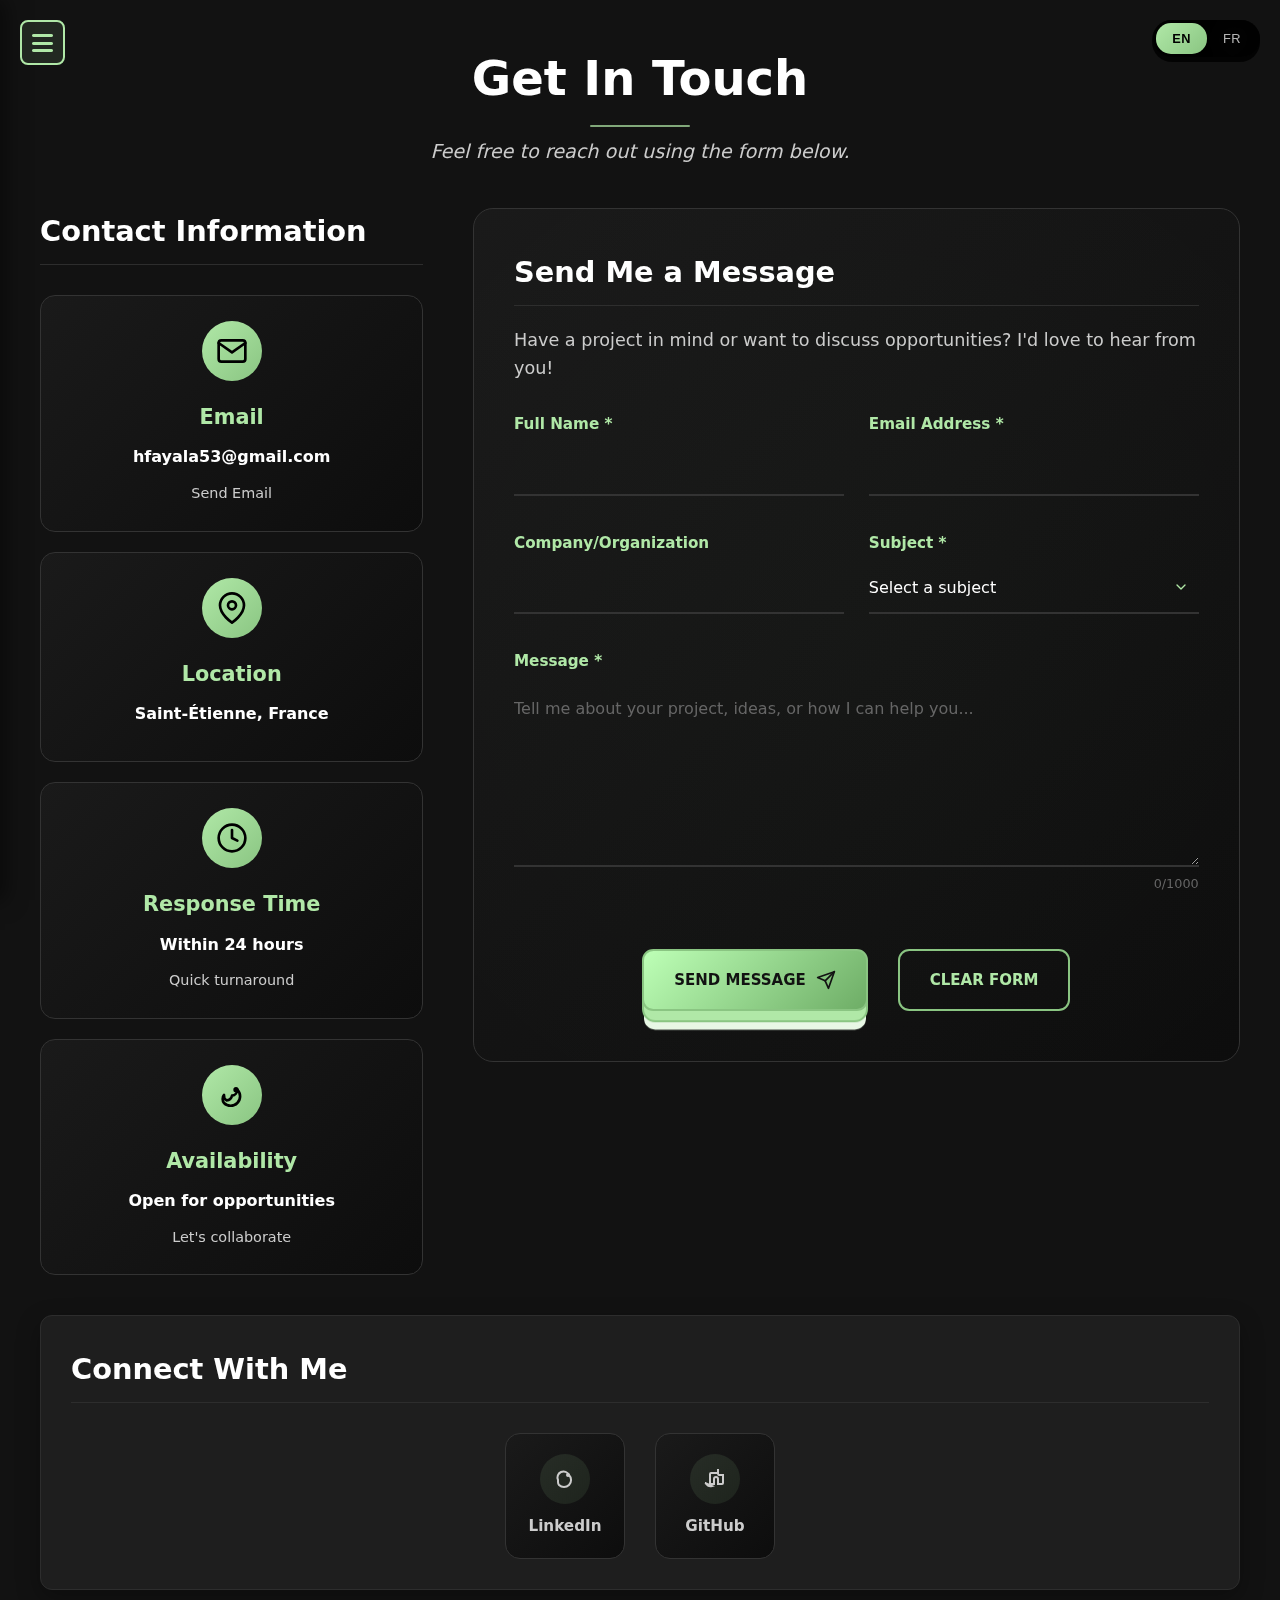
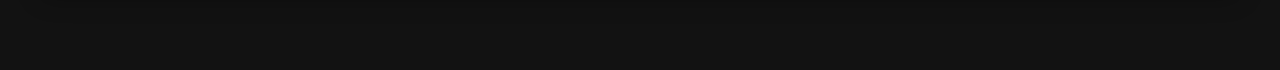
<file: contact.html>
<!DOCTYPE html>
<html lang="en">
<head>
    <meta charset="UTF-8">
    <meta name="viewport" content="width=device-width, initial-scale=1.0">
    <title>Contact - Fayala Hakim</title>
    <link rel="stylesheet" href="https://cdnjs.cloudflare.com/ajax/libs/font-awesome/6.4.0/css/all.min.css">
    <link rel="stylesheet" href="main.css">
    <link rel="stylesheet" href="contact.css">
    <link rel="stylesheet" href="language-switcher.css">
    <link rel="icon" type="image/x-icon" href="/images/favicon.ico">
</head>
<body>
    <div class="language-switcher">
        <div class="language-toggle">
            <span class="language-option" data-lang="en">EN</span>
            <span class="language-option" data-lang="fr">FR</span>
            <div class="toggle-slider"></div>
        </div>
    </div>
    <button class="nav-toggle" aria-label="Toggle navigation">
        <i class="fas fa-bars"></i>
    </button>
    <div class="sidebar-overlay"></div>
    <div class="container">
        <!-- Left Sidebar Navigation -->
        <nav class="sidebar">
            <div class="profile">
                <img src="images/profile-picture.png" alt="Fayala Hakim" class="profile-img">
                <h1>Fayala Hakim</h1>
                <p class="job-title">Student</p>
            </div>
            
            <ul class="nav-menu">
                <li><a href="index.html">Welcome</a></li>
                <li><a href="experience.html">Education & Job Experience</a></li>
                <li><a href="skills.html">Skills</a></li>
                <li><a href="certifications.html">Diplomas & Certifications</a></li>
                <li><a href="projects.html">Projects</a></li>
                <li><a href="contact.html" class="active">Contact</a></li>
            </ul>
        </nav>

        <!-- Main Content -->
        <main class="main-content">
            <div class="page-header">
                <h1 class="page-title fade-in">Get In Touch</h1>
                <p class="page-subtitle fade-in">Feel free to reach out using the form below.</p>
            </div>

            <div class="contact-container">
                <!-- Contact Info Section -->
                <div class="contact-info fade-in">
                    <h2 class="section-title">Contact Information</h2>
                    <div class="contact-cards">
                        <div class="contact-card">
                            <div class="contact-icon">
                                <svg width="32" height="32" viewBox="0 0 24 24" fill="none" xmlns="http://www.w3.org/2000/svg">
                                    <path d="M4 4H20C21.1 4 22 4.9 22 6V18C22 19.1 21.1 20 20 20H4C2.9 20 2 19.1 2 18V6C2 4.9 2.9 4 4 4Z" stroke="currentColor" stroke-width="2" stroke-linecap="round" stroke-linejoin="round"/>
                                    <polyline points="22,6 12,13 2,6" stroke="currentColor" stroke-width="2" stroke-linecap="round" stroke-linejoin="round"/>
                                </svg>
                            </div>
                            <h3>Email</h3>
                            <p>hfayala53@gmail.com</p>
                            <a href="mailto:hfayala53@gmail.com" class="contact-link">Send Email</a>
                        </div>

                        <div class="contact-card">
                            <div class="contact-icon">
                                <svg width="32" height="32" viewBox="0 0 24 24" fill="none" xmlns="http://www.w3.org/2000/svg">
                                    <path d="M21 10C21 17 12 23 12 23S3 17 3 10A9 9 0 0 1 12 1A9 9 0 0 1 21 10Z" stroke="currentColor" stroke-width="2" stroke-linecap="round" stroke-linejoin="round"/>
                                    <circle cx="12" cy="10" r="3" stroke="currentColor" stroke-width="2" stroke-linecap="round" stroke-linejoin="round"/>
                                </svg>
                            </div>
                            <h3>Location</h3>
                            <p>Saint-Étienne, France</p>
                            <span class="contact-link"></span> <!-- Can add "Available for remote work"-->
                        </div>

                        <div class="contact-card">
                            <div class="contact-icon">
                                <svg width="32" height="32" viewBox="0 0 24 24" fill="none" xmlns="http://www.w3.org/2000/svg">
                                    <circle cx="12" cy="12" r="10" stroke="currentColor" stroke-width="2" stroke-linecap="round" stroke-linejoin="round"/>
                                    <polyline points="12,6 12,12 16,14" stroke="currentColor" stroke-width="2" stroke-linecap="round" stroke-linejoin="round"/>
                                </svg>
                            </div>
                            <h3>Response Time</h3>
                            <p>Within 24 hours</p>
                            <span class="contact-link">Quick turnaround</span>
                        </div>

                        <div class="contact-card">
                            <div class="contact-icon">
                                <svg width="32" height="32" viewBox="0 0 24 24" fill="none" xmlns="http://www.w3.org/2000/svg">
                                    <path d="M16 8A6 6 0 0 1 6 18C5 17 5 16 5 15C5 14 5 13 6 12A4 4 0 0 0 8 16A4.5 4.5 0 0 0 12 12.5A4.5 4.5 0 0 0 16 8Z" stroke="currentColor" stroke-width="2" stroke-linecap="round" stroke-linejoin="round"/>
                                    <path d="M15 7A1 1 0 0 0 14 8A1 1 0 0 0 15 9A1 1 0 0 0 16 8A1 1 0 0 0 15 7Z" stroke="currentColor" stroke-width="2" stroke-linecap="round" stroke-linejoin="round"/>
                                </svg>
                            </div>
                            <h3>Availability</h3>
                            <p>Open for opportunities</p>
                            <span class="contact-link">Let's collaborate</span>
                        </div>
                    </div>
                </div>

                <!-- Contact Form Section -->
                <div class="contact-form-section fade-in">
                    <h2 class="section-title">Send Me a Message</h2>
                    <p class="form-description">Have a project in mind or want to discuss opportunities? I'd love to hear from you!</p>
                    
                    <form class="contact-form" action="https://formspree.io/f/xpzgkjny" method="POST" id="contactForm">
                        <div class="form-group">
                            <label for="name">Full Name *</label>
                            <input type="text" id="name" name="name" required>
                            <span class="form-focus-line"></span>
                        </div>

                        <div class="form-group">
                            <label for="email">Email Address *</label>
                            <input type="email" id="email" name="email" required>
                            <span class="form-focus-line"></span>
                        </div>

                        <div class="form-group">
                            <label for="company">Company/Organization</label>
                            <input type="text" id="company" name="company">
                            <span class="form-focus-line"></span>
                        </div>

                        <div class="form-group">
                            <label for="subject">Subject *</label>
                            <select id="subject" name="subject" required>
                                <option value="">Select a subject</option>
                                <option value="Project Inquiry">Project Inquiry</option>
                                <option value="Job Opportunity">Job Opportunity</option>
                                <option value="Collaboration">Collaboration</option>
                                <option value="Consultation">Consultation</option>
                                <option value="General Question">General Question</option>
                                <option value="Other">Other</option>
                            </select>
                            <span class="form-focus-line"></span>
                        </div>

                        <div class="form-group form-group-full">
                            <label for="message">Message *</label>
                            <textarea id="message" name="message" rows="6" required placeholder="Tell me about your project, ideas, or how I can help you..."></textarea>
                            <span class="form-focus-line"></span>
                        </div>

                        <div class="form-actions">
                            <button type="submit" class="btn btn-primary" id="submitBtn">
                                <span class="btn-text">Send Message</span>
                                <span class="btn-loading">Sending...</span>
                                <svg class="btn-icon" width="20" height="20" viewBox="0 0 24 24" fill="none" xmlns="http://www.w3.org/2000/svg">
                                    <line x1="22" y1="2" x2="11" y2="13" stroke="currentColor" stroke-width="2" stroke-linecap="round" stroke-linejoin="round"/>
                                    <polygon points="22,2 15,22 11,13 2,9 22,2" stroke="currentColor" stroke-width="2" stroke-linecap="round" stroke-linejoin="round"/>
                                </svg>
                            </button>
                            <button type="reset" class="btn btn-secondary">Clear Form</button>
                        </div>
                    </form>

                    <!-- Success Message -->
                    <div class="success-message" id="successMessage">
                        <div class="success-content">
                            <div class="success-icon">
                                <svg width="48" height="48" viewBox="0 0 24 24" fill="none" xmlns="http://www.w3.org/2000/svg">
                                    <path d="M22 11.08V12A10 10 0 1 1 5.93 7.5" stroke="currentColor" stroke-width="2" stroke-linecap="round" stroke-linejoin="round"/>
                                    <polyline points="22,4 12,14.01 9,11.01" stroke="currentColor" stroke-width="2" stroke-linecap="round" stroke-linejoin="round"/>
                                </svg>
                            </div>
                            <h3>Email Client Opened!</h3>
                            <p>Your email client should have opened with the message pre-filled. Please send the email from your email client to complete the process.</p>
                        </div>
                    </div>

                    <!-- Error Message -->
                    <div class="error-message" id="errorMessage">
                        <div class="error-content">
                            <div class="error-icon">
                                <svg width="48" height="48" viewBox="0 0 24 24" fill="none" xmlns="http://www.w3.org/2000/svg">
                                    <circle cx="12" cy="12" r="10" stroke="currentColor" stroke-width="2"/>
                                    <line x1="15" y1="9" x2="9" y2="15" stroke="currentColor" stroke-width="2"/>
                                    <line x1="9" y1="9" x2="15" y2="15" stroke="currentColor" stroke-width="2"/>
                                </svg>
                            </div>
                            <h3>Please Fill Required Fields</h3>
                            <p>Please make sure to fill in all required fields (Name, Email, Subject, and Message) before submitting the form.</p>
                        </div>
                    </div>
                </div>
            </div>

            <!-- Social Links Section -->
            <div class="content-section fade-in">
                <h2 class="section-title">Connect With Me</h2>
                <div class="social-links">
                    <!-- LinkedIn -->
                    <a href="https://www.linkedin.com/in/hakim-fayala/" class="social-link" target="_blank" rel="noopener noreferrer">
                        <div class="social-icon">
                            <svg width="24" height="24" viewBox="0 0 24 24" fill="none" xmlns="http://www.w3.org/2000/svg">
                                <path d="M16 8A6 6 0 0 1 6 18C5 17 5 16 5 15V13A6 6 0 0 1 16 8Z" stroke="currentColor" stroke-width="2"/>
                                <path d="M15 7A1 1 0 0 0 14 8A1 1 0 0 0 15 9A1 1 0 0 0 16 8A1 1 0 0 0 15 7Z" stroke="currentColor" stroke-width="2"/>
                            </svg>
                        </div>
                        <span>LinkedIn</span>
                    </a>
                    <!-- Github -->
                    <a href="https://github.com/1p0tato1?tab=projects" class="social-link" target="_blank" rel="noopener noreferrer">
                        <div class="social-icon">
                            <svg width="24" height="24" viewBox="0 0 24 24" fill="none" xmlns="http://www.w3.org/2000/svg">
                                <path d="M9 19C4 20.5 4 16.5 2 16L9 19Z" stroke="currentColor" stroke-width="2"/>
                                <path d="M15 2V6C15 7 15 8 16 8H20V16C20 16.5 19.5 17 19 17H15V12C15 11 14 10 13 10S11 11 11 12V17H7V7C7 6.5 7.5 6 8 6H15V2Z" stroke="currentColor" stroke-width="2"/>
                            </svg>
                        </div>
                        <span>GitHub</span>
                    </a>
                </div>
            </div>
        </main>
    </div>

    <script>
        document.addEventListener('DOMContentLoaded', function() {
            // Navigation functionality
            const navToggle = document.querySelector('.nav-toggle');
            const sidebar = document.querySelector('.sidebar');
            const overlay = document.querySelector('.sidebar-overlay');
            const mainContent = document.querySelector('.main-content');

            function toggleNav() {
                console.log('Toggle clicked'); // Debug line
                sidebar.classList.toggle('active');
                overlay.classList.toggle('active');
                // Don't block scrolling on PC
                if (window.innerWidth <= 768) {
                    document.body.style.overflow = sidebar.classList.contains('active') ? 'hidden' : '';
                }
            }

            // Event listeners for navigation toggle
            navToggle.addEventListener('click', function(e) {
                e.preventDefault();
                toggleNav();
            });

            // Event listener for overlay
            overlay.addEventListener('click', toggleNav);

            // Close navigation when clicking a link
            const navLinks = document.querySelectorAll('.nav-menu a');
            navLinks.forEach(link => {
                link.addEventListener('click', () => {
                    if (sidebar.classList.contains('active')) {
                        toggleNav();
                    }
                });
            });
        });

        // Handle window resize
        window.addEventListener('resize', () => {
            if (window.innerWidth > 768 && sidebar.classList.contains('active')) {
                toggleNav();
            }
        });

        // Form submission handling with mailto
        const form = document.getElementById('contactForm');
        const submitBtn = document.getElementById('submitBtn');
        const successMessage = document.getElementById('successMessage');
        const errorMessage = document.getElementById('errorMessage');

        form.addEventListener('submit', function(e) {
            e.preventDefault();
            
            // Get form data
            const name = document.getElementById('name').value;
            const email = document.getElementById('email').value;
            const company = document.getElementById('company').value;
            const subject = document.getElementById('subject').value;
            const message = document.getElementById('message').value;
            
            // Validate required fields
            if (!name || !email || !subject || !message) {
                errorMessage.classList.add('show');
                errorMessage.scrollIntoView({ behavior: 'smooth', block: 'center' });
                return;
            }
            
            // Show loading state
            submitBtn.classList.add('loading');
            submitBtn.disabled = true;
            
            // Hide previous messages
            successMessage.classList.remove('show');
            errorMessage.classList.remove('show');
            
            // Create email content
            const emailSubject = `Portfolio Contact: ${subject}`;
            const emailBody = `Hello Hakim,

I am reaching out to you through your portfolio contact form.

Name: ${name}
Email: ${email}
${company ? `Company/Organization: ${company}` : ''}

Subject: ${subject}

Message:
${message}

Best regards,
${name}`;
            
            // Encode the content for URL
            const mailtoLink = `mailto:hfayala53@gmail.com?subject=${encodeURIComponent(emailSubject)}&body=${encodeURIComponent(emailBody)}`;
            
            // Open email client
            window.location.href = mailtoLink;
            
            // Show success message after a brief delay
            setTimeout(() => {
                submitBtn.classList.remove('loading');
                submitBtn.disabled = false;
                successMessage.classList.add('show');
                form.reset();
                successMessage.scrollIntoView({ behavior: 'smooth', block: 'center' });
            }, 1000);
        });

        // Form validation and UX enhancements
        const inputs = document.querySelectorAll('.form-group input, .form-group select, .form-group textarea');
        
        inputs.forEach(input => {
            input.addEventListener('focus', function() {
                this.parentNode.classList.add('focused');
            });
            
            input.addEventListener('blur', function() {
                if (!this.value) {
                    this.parentNode.classList.remove('focused');
                } else {
                    this.parentNode.classList.add('has-value');
                }
            });
            
            // Check if input has value on page load
            if (input.value) {
                input.parentNode.classList.add('has-value');
            }
        });

        // Character counter for textarea
        const textarea = document.getElementById('message');
        const maxLength = 1000;
        
        // Create character counter
        const counter = document.createElement('div');
        counter.className = 'char-counter';
        counter.textContent = `0/${maxLength}`;
        textarea.parentNode.appendChild(counter);
        
        textarea.addEventListener('input', function() {
            const length = this.value.length;
            counter.textContent = `${length}/${maxLength}`;
            
            if (length > maxLength * 0.9) {
                counter.classList.add('warning');
            } else {
                counter.classList.remove('warning');
            }
        });
    </script>
    <script src="language-switcher.js"></script>
</body>
</html>
</file>
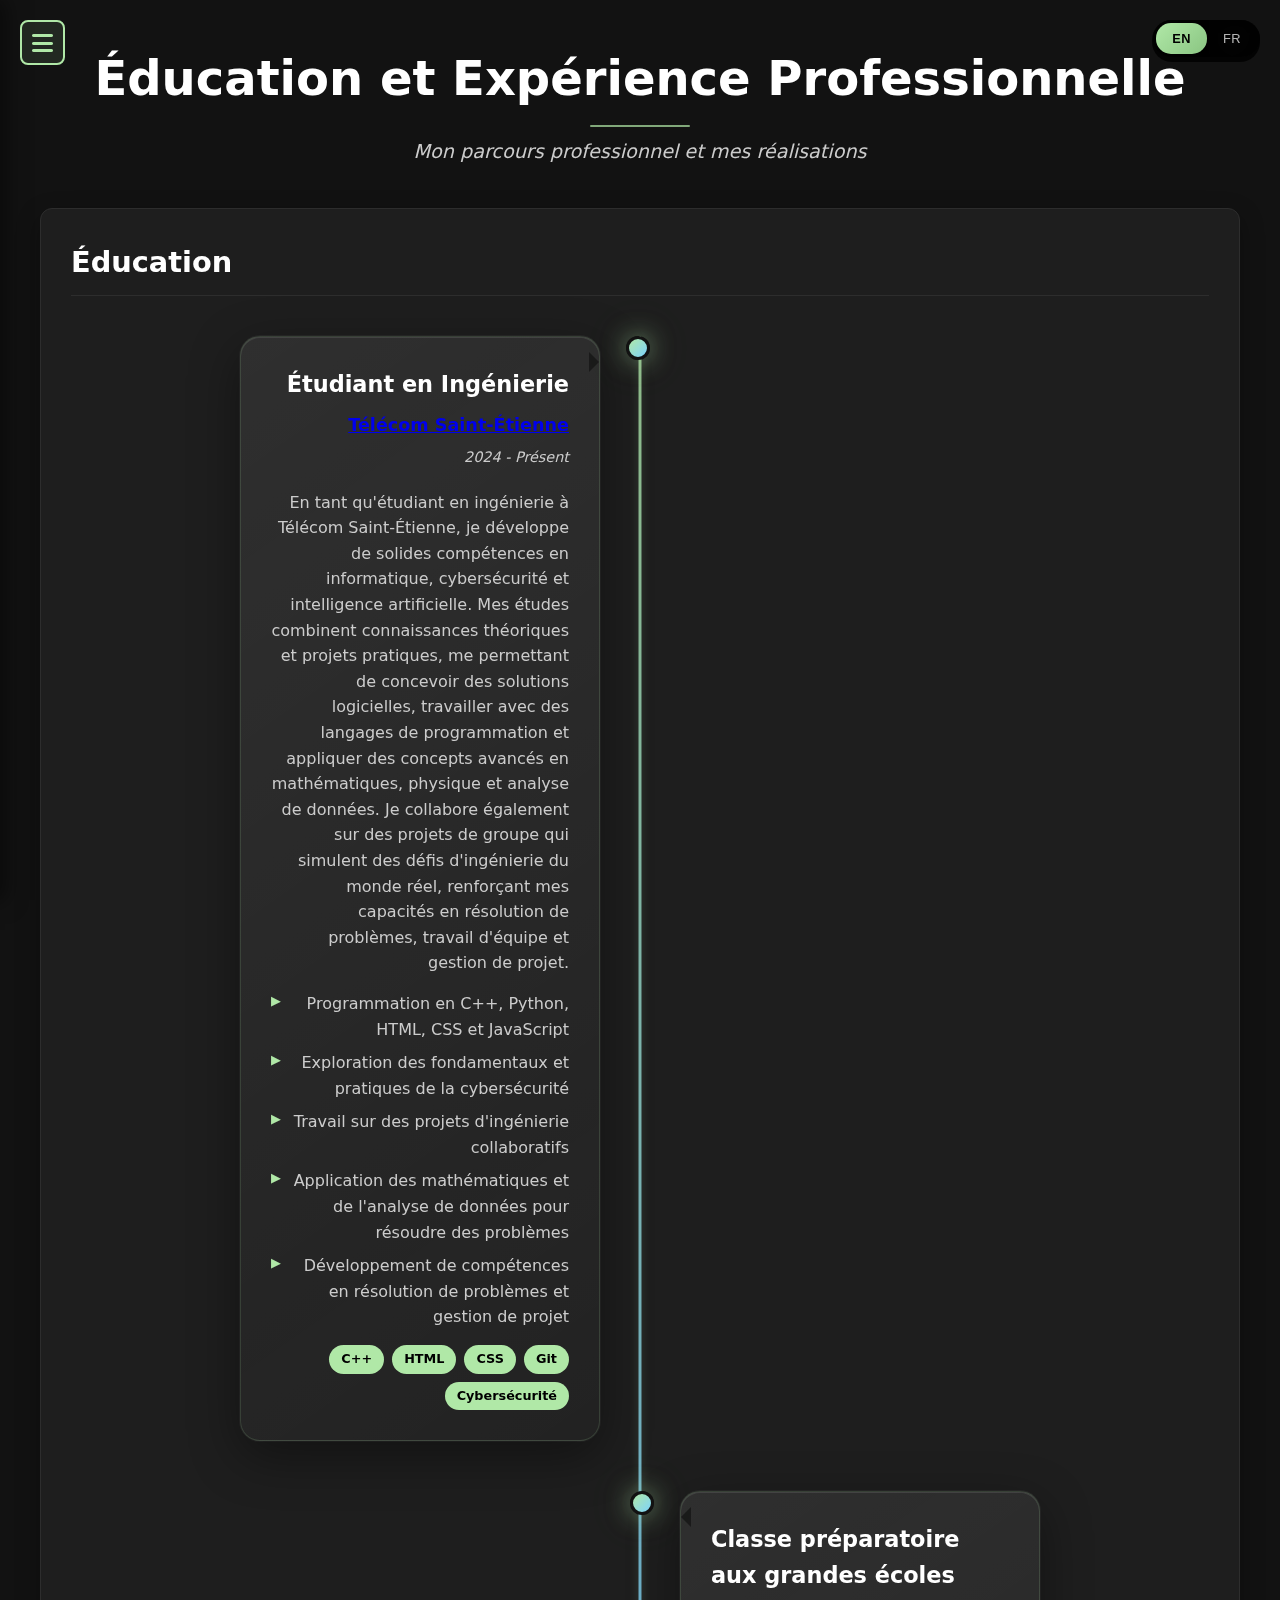
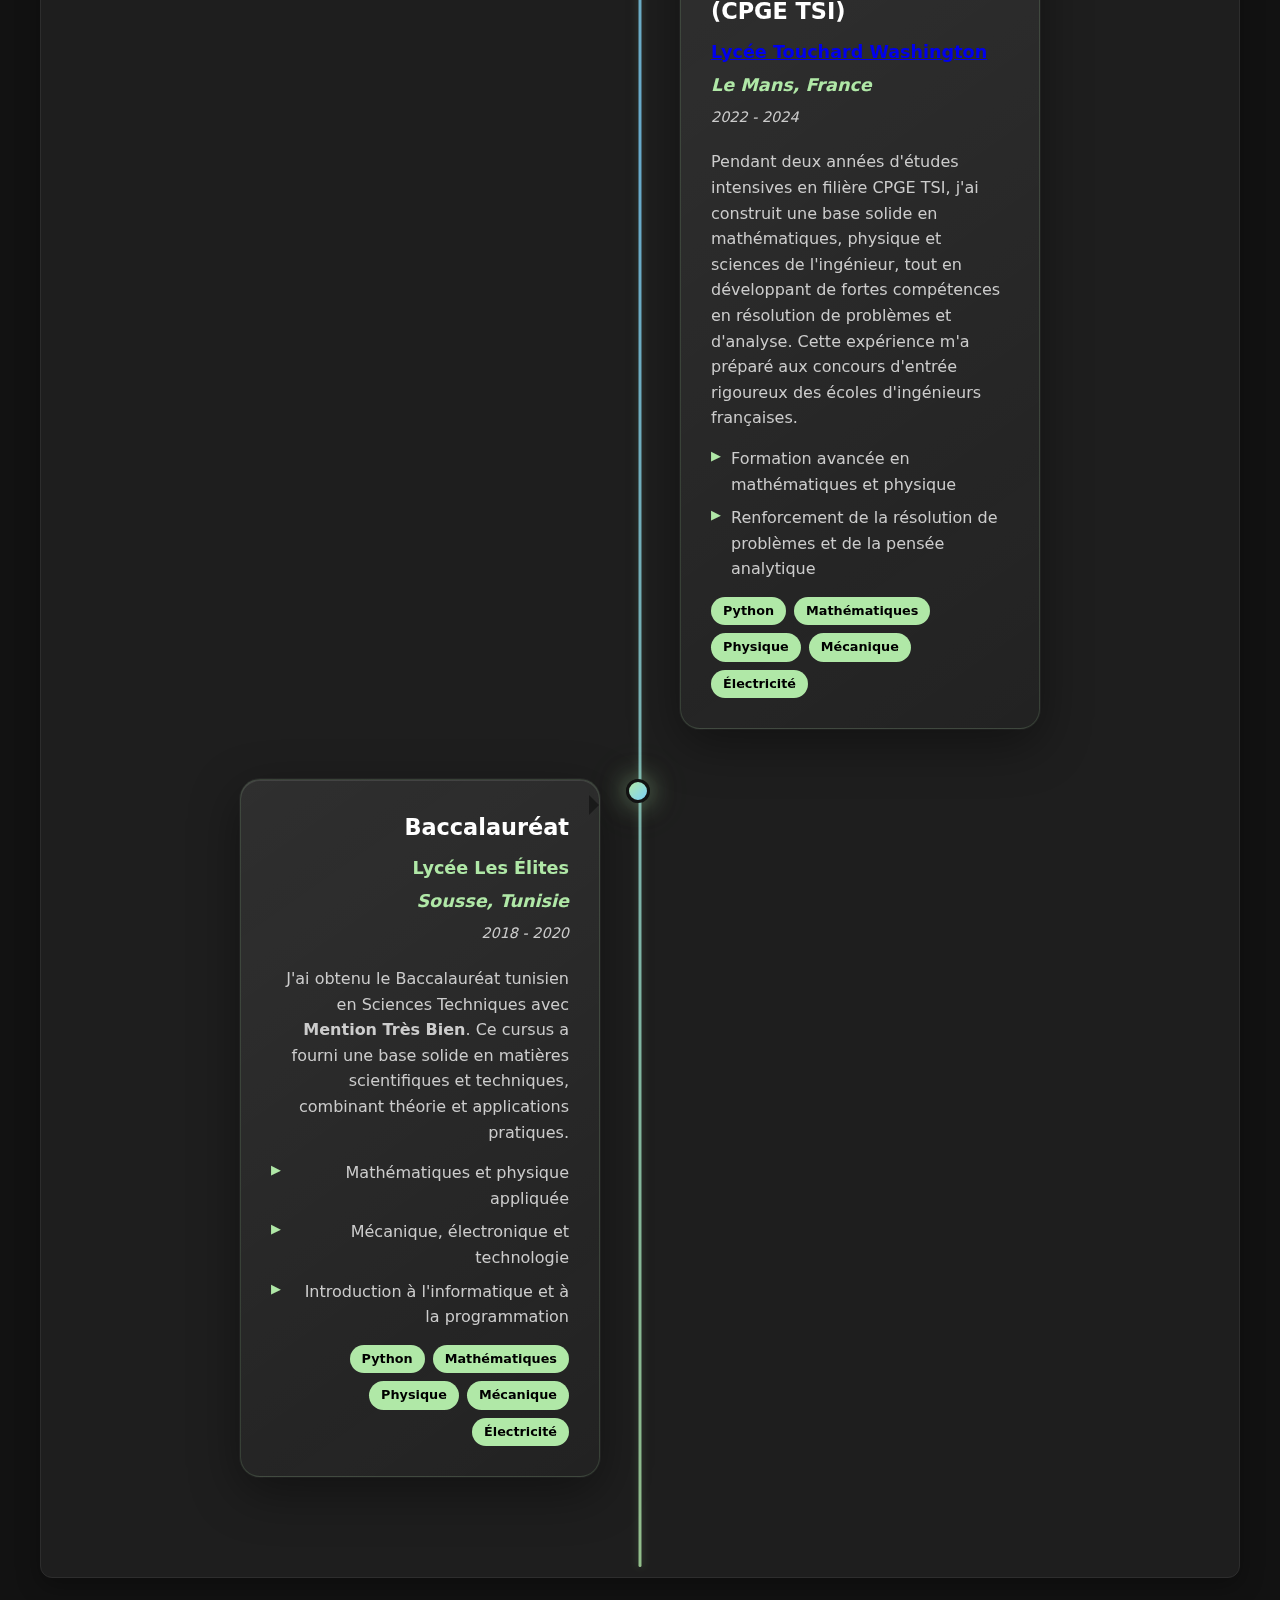
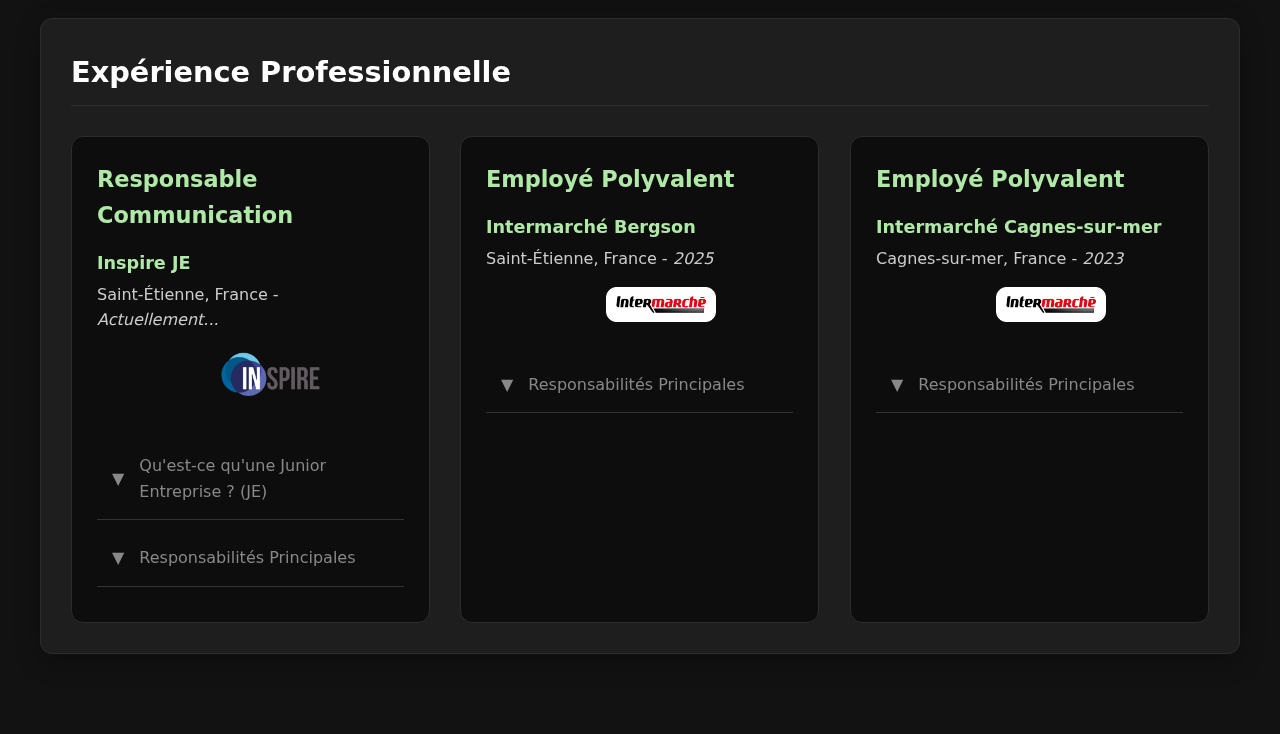
<file: experience-fr.html>
<!DOCTYPE html>
<html lang="fr">
<head>
    <meta charset="UTF-8">
    <meta name="viewport" content="width=device-width, initial-scale=1.0">
    <title>Expérience - Fayala Hakim</title>
    <link rel="stylesheet" href="https://cdnjs.cloudflare.com/ajax/libs/font-awesome/6.4.0/css/all.min.css">
    <link rel="stylesheet" href="main.css">
    <link rel="stylesheet" href="experience.css">
    <link rel="stylesheet" href="language-switcher.css">
    <link rel="icon" type="image/x-icon" href="/images/favicon.ico">
</head>
<body>
    <div class="language-switcher">
        <div class="language-toggle">
            <span class="language-option" data-lang="en">EN</span>
            <span class="language-option" data-lang="fr">FR</span>
            <div class="toggle-slider"></div>
        </div>
    </div>
    <button class="nav-toggle" aria-label="Basculer la navigation">
        <i class="fas fa-bars"></i>
    </button>
    <div class="sidebar-overlay"></div>
    <div class="container">
        <!-- Left Sidebar Navigation -->
        <nav class="sidebar">
            <div class="profile">
                <img src="images/profile-picture.png" alt="Fayala Hakim" class="profile-img">
                <h1>Fayala Hakim</h1>
                <p class="job-title">Étudiant</p>
            </div>
            
            <ul class="nav-menu">
                <li><a href="index-fr.html">Accueil</a></li>
                <li><a href="experience-fr.html" class="active">Éducation & Expérience Professionnelle</a></li>
                <li><a href="skills-fr.html">Compétences</a></li>
                <li><a href="certifications-fr.html">Diplômes & Certifications</a></li>
                <li><a href="projects-fr.html">Projets</a></li>
                <li><a href="contact-fr.html">Contact</a></li>
            </ul>
        </nav>

        <main class="main-content">
            <div class="page-header">
                <h1 class="page-title fade-in">Éducation et Expérience Professionnelle</h1>
                <p class="page-subtitle fade-in">Mon parcours professionnel et mes réalisations</p>
            </div>

            <div class="content-section fade-in">
                <h2 class="section-title">Éducation</h2>
                <div class="timeline">
                    <!-- First -->
                    <div class="timeline-item">
                        <div class="timeline-marker"></div>
                        <div class="timeline-content">
                            <div class="job-header">
                                <h3>Étudiant en Ingénierie</h3>
                                <span class="company"><a href="https://www.telecom-st-etienne.fr/">Télécom Saint-Étienne</a></span>
                                <span class="duration">2024 - Présent</span>
                            </div>
                            <div class="job-description">
                                <p>En tant qu'étudiant en ingénierie à Télécom Saint-Étienne, je développe de solides compétences en informatique, cybersécurité et intelligence artificielle. Mes études combinent connaissances théoriques et projets pratiques, me permettant de concevoir des solutions logicielles, travailler avec des langages de programmation et appliquer des concepts avancés en mathématiques, physique et analyse de données.

Je collabore également sur des projets de groupe qui simulent des défis d'ingénierie du monde réel, renforçant mes capacités en résolution de problèmes, travail d'équipe et gestion de projet.</p>
                                <ul>
                                    <li>Programmation en C++, Python, HTML, CSS et JavaScript</li>
                                    <li>Exploration des fondamentaux et pratiques de la cybersécurité</li>
                                    <li>Travail sur des projets d'ingénierie collaboratifs</li>
                                    <li>Application des mathématiques et de l'analyse de données pour résoudre des problèmes</li>
                                    <li>Développement de compétences en résolution de problèmes et gestion de projet</li>
                                </ul>
                                <div class="tech-tags">
                                    <span class="tech-tag">C++</span>
                                    <span class="tech-tag">HTML</span>
                                    <span class="tech-tag">CSS</span>
                                    <span class="tech-tag">Git</span>
                                    <span class="tech-tag">Cybersécurité</span>
                                </div>
                            </div>
                        </div>
                    </div>

                    <!-- Second -->
                    <div class="timeline-item">
                        <div class="timeline-marker"></div>
                        <div class="timeline-content">
                            <div class="job-header">
                                <h3>Classe préparatoire aux grandes écoles (CPGE TSI)</h3>
                                <span class="company"><a href="https://www.touchard-washington.fr/">Lycée Touchard Washington</a></span>
                                <span class="company"><i>Le Mans, France</i></span>
                                <span class="duration">2022 - 2024</span>
                            </div>
                            <div class="job-description">
                                <p>Pendant deux années d'études intensives en filière CPGE TSI, j'ai construit une base solide en mathématiques, physique et sciences de l'ingénieur, tout en développant de fortes compétences en résolution de problèmes et d'analyse. Cette expérience m'a préparé aux concours d'entrée rigoureux des écoles d'ingénieurs françaises.</p>
                                <ul>
                                    <li>Formation avancée en mathématiques et physique</li>
                                    <li>Renforcement de la résolution de problèmes et de la pensée analytique</li>
                                </ul>
                                <div class="tech-tags">
                                    <span class="tech-tag">Python</span>
                                    <span class="tech-tag">Mathématiques</span>
                                    <span class="tech-tag">Physique</span>
                                    <span class="tech-tag">Mécanique</span>
                                    <span class="tech-tag">Électricité</span>
                                </div>
                            </div>
                        </div>
                    </div>

                    <!-- Third -->
                    <div class="timeline-item">
                        <div class="timeline-marker"></div>
                        <div class="timeline-content">
                            <div class="job-header">
                                <h3>Baccalauréat</h3>
                                <span class="company">Lycée Les Élites</span>
                                <span class="company"><i>Sousse, Tunisie</i></span>
                                <span class="duration">2018 - 2020</span>
                            </div>
                            <div class="job-description">
                                <p>J'ai obtenu le Baccalauréat tunisien en Sciences Techniques avec <b>Mention Très Bien</b>. Ce cursus a fourni une base solide en matières scientifiques et techniques, combinant théorie et applications pratiques.</p>
                                <ul>
                                    <li>Mathématiques et physique appliquée</li>
                                    <li>Mécanique, électronique et technologie</li>
                                    <li>Introduction à l'informatique et à la programmation</li>
                                </ul>
                                <div class="tech-tags">
                                    <span class="tech-tag">Python</span>
                                    <span class="tech-tag">Mathématiques</span>
                                    <span class="tech-tag">Physique</span>
                                    <span class="tech-tag">Mécanique</span>
                                    <span class="tech-tag">Électricité</span>
                                </div>
                            </div>
                        </div>
                    </div>
                </div>
            </div>

             <!-- Job Experience -->
            <div class="content-section fade-in">
                <h2 class="section-title">Expérience Professionnelle</h2>
                <div class="cards-grid">
                    <div class="card">
                        <h3>Responsable Communication</h3>
                        <span class="company">Inspire JE 
                        </span>   
                        <p>Saint-Étienne, France - <i>Actuellement...</i></p>
                        <a href="https://inspire-telecom.com" target="_blank">
                                <img src= "images/inspire.png" alt="Logo Inspire"> 
                            </a>
                        <div class="toggle-btn">
                            <span class="arrow">▼</span>
                            <strong>Qu'est-ce qu'une Junior Entreprise ? (JE)</strong>
                        </div>
                        <div class="collapsible-content">
                            <p>Une Junior Entreprise est une organisation à but non lucratif dirigée par des étudiants, fournissant des services professionnels aux entreprises tout en acquérant une expérience pratique. Elle fonctionne comme une vraie entreprise, permettant aux étudiants d'appliquer leurs connaissances académiques dans des projets concrets.</p>
                        </div>
                        
                        <div class="toggle-btn">
                            <span class="arrow">▼</span>
                            <strong>Responsabilités Principales</strong>
                        </div>
                        <div class="collapsible-content">
                            <ul>
                                <li><p>Gérer la présence d'Inspire sur les réseaux sociaux (Instagram, LinkedIn) en créant des publications, visuels et campagnes engageants pour promouvoir les activités et la marque de la Junior Entreprise.</p></li>
                                <li><p>Développer des stratégies de communication pour augmenter la visibilité et la portée auprès des étudiants, partenaires et professionnels.</p></li>
                                <li><p>Collaborer avec l'équipe de communication interne pour assurer une messagerie et un branding cohérents sur toutes les plateformes.</p></li>
                                <li><p>Surveiller les métriques d'engagement et adapter le contenu pour optimiser l'interaction et la croissance de la communauté.</p></li>
                                <li><p>Renforcer l'image externe d'Inspire en mettant en valeur les projets, partenariats et l'impact des activités de la Junior Entreprise.</p></li>
                            </ul>
                        </div>
                    </div>

                    <div class="card">
                        <h3>Employé Polyvalent</h3>
                        <span class="company">Intermarché Bergson</span>
                        <p>Saint-Étienne, France - <i>2025</i></p>
                        <img src= "images/intermarche.png" alt="Logo Intermarché">
                        <div class="toggle-btn">
                            <span class="arrow">▼</span>
                            <strong>Responsabilités Principales</strong>
                        </div>
                        <div class="collapsible-content">
                            <ul>
                                <li><p>Assisté les clients en fournissant des informations, des conseils et un support dans différents départements du magasin.</p></li>
                                <li><p>Géré le réapprovisionnement des stocks, l'étiquetage des produits et assuré que les rayons étaient organisés et visuellement attrayants.</p></li>
                                <li><p>Soutenu les opérations logistiques incluant le déchargement, le tri et le stockage des livraisons.</p></li>
                                <li><p>Développé l'adaptabilité, le travail d'équipe et les compétences de service client dans un environnement de vente au détail dynamique.</p></li>
                            </ul>
                        </div>
                    </div>                 
                    
                    <div class="card">
                        <h3>Employé Polyvalent</h3>
                        <span class="company">Intermarché Cagnes-sur-mer</span>
                        <p>Cagnes-sur-mer, France - <i>2023</i></p>
                        <img src= "images/intermarche.png" alt="Logo Intermarché">
                        <div class="toggle-btn">
                            <span class="arrow">▼</span>
                            <strong>Responsabilités Principales</strong>
                        </div>
                        <div class="collapsible-content">
                            <ul>
                                <li><p>Assisté les clients en fournissant des informations, des conseils et un support dans différents départements du magasin.</p></li>
                                <li><p>Géré le réapprovisionnement des stocks, l'étiquetage des produits et assuré que les rayons étaient organisés et visuellement attrayants.</p></li>
                                <li><p>Soutenu les opérations logistiques incluant le déchargement, le tri et le stockage des livraisons.</p></li>
                                <li><p>Développé l'adaptabilité, le travail d'équipe et les compétences de service client dans un environnement de vente au détail dynamique.</p></li>
                            </ul>
                        </div>
                    </div>
                </div>
            </div>
        </main>
    </div>

    <script>
        document.addEventListener('DOMContentLoaded', function() {
            const toggleButtons = document.querySelectorAll('.toggle-btn');
            
            toggleButtons.forEach(button => {
                button.addEventListener('click', function() {
                    // Toggle active class on the button
                    this.classList.toggle('active');
                    
                    // Get the next sibling which is the content
                    const content = this.nextElementSibling;
                    
                    // Toggle the content display
                    if (content.style.display === 'block') {
                        content.style.display = 'none';
                    } else {
                        content.style.display = 'block';
                    }
                });
            });
        });
    </script>
    <script>
        // Performance optimizations
        document.addEventListener('DOMContentLoaded', function() {
            // Lazy load images
            const lazyImages = document.querySelectorAll('img[loading="lazy"]');
            if ('loading' in HTMLImageElement.prototype) {
                lazyImages.forEach(img => {
                    img.src = img.dataset.src;
                    img.classList.add('loaded');
                });
            } else {
                // Fallback for browsers that don't support lazy loading
                const lazyLoadObserver = new IntersectionObserver((entries, observer) => {
                    entries.forEach(entry => {
                        if (entry.isIntersecting) {
                            const img = entry.target;
                            img.src = img.dataset.src;
                            img.classList.add('loaded');
                            observer.unobserve(img);
                        }
                    });
                });
                lazyImages.forEach(img => lazyLoadObserver.observe(img));
            }

            // Responsive sidebar
            const handleResize = () => {
                if (window.innerWidth <= 768) {
                    document.querySelector('.sidebar').classList.add('mobile');
                } else {
                    document.querySelector('.sidebar').classList.remove('mobile');
                }
            };

            // Initial check
            handleResize();

            // Throttled resize handler
            let resizeTimeout;
            window.addEventListener('resize', () => {
                if (!resizeTimeout) {
                    resizeTimeout = setTimeout(() => {
                        resizeTimeout = null;
                        handleResize();
                    }, 66); // 15fps
                }
            });

            // Smooth scroll
            document.querySelectorAll('a[href^="#"]').forEach(anchor => {
                anchor.addEventListener('click', function (e) {
                    e.preventDefault();
                    const target = document.querySelector(this.getAttribute('href'));
                    if (target) {
                        target.scrollIntoView({
                            behavior: 'smooth',
                            block: 'start'
                        });
                    }
                });
            });

            // Navigation functionality
            const navToggle = document.querySelector('.nav-toggle');
            const sidebar = document.querySelector('.sidebar');
            const overlay = document.querySelector('.sidebar-overlay');

            function toggleNav() {
                sidebar.classList.toggle('active');
                overlay.classList.toggle('active');
                if (window.innerWidth <= 768) {
                    document.body.style.overflow = sidebar.classList.contains('active') ? 'hidden' : '';
                }
            }

            if (navToggle) {
                navToggle.addEventListener('click', toggleNav);
            }
            if (overlay) {
                overlay.addEventListener('click', toggleNav);
            }

            const navLinks = document.querySelectorAll('.nav-menu a');
            navLinks.forEach(link => {
                link.addEventListener('click', () => {
                    if (sidebar.classList.contains('active')) {
                        toggleNav();
                    }
                });
            });
        });

        window.addEventListener('resize', () => {
            if (window.innerWidth > 768 && document.querySelector('.sidebar').classList.contains('active')) {
                toggleNav();
            }
        });
    </script>
    <script src="language-switcher.js"></script>
</body>
</html>
</file>
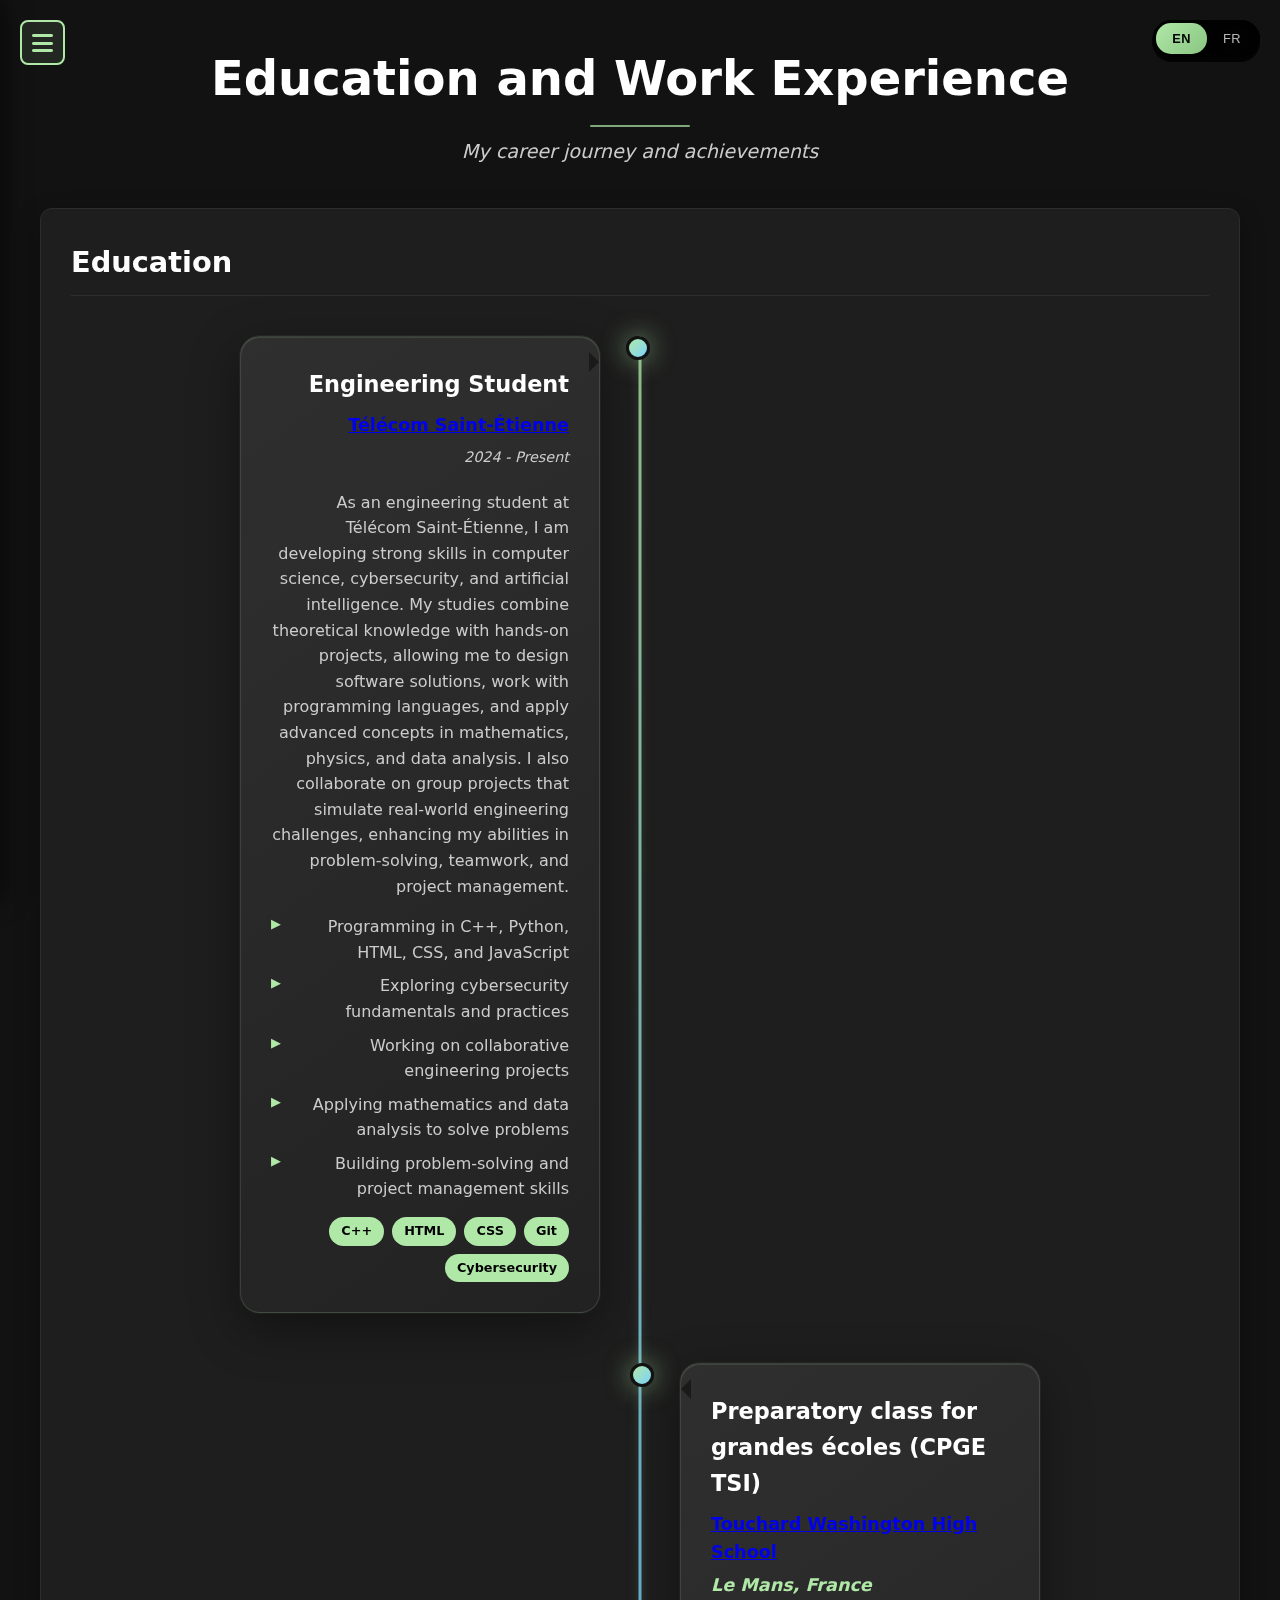
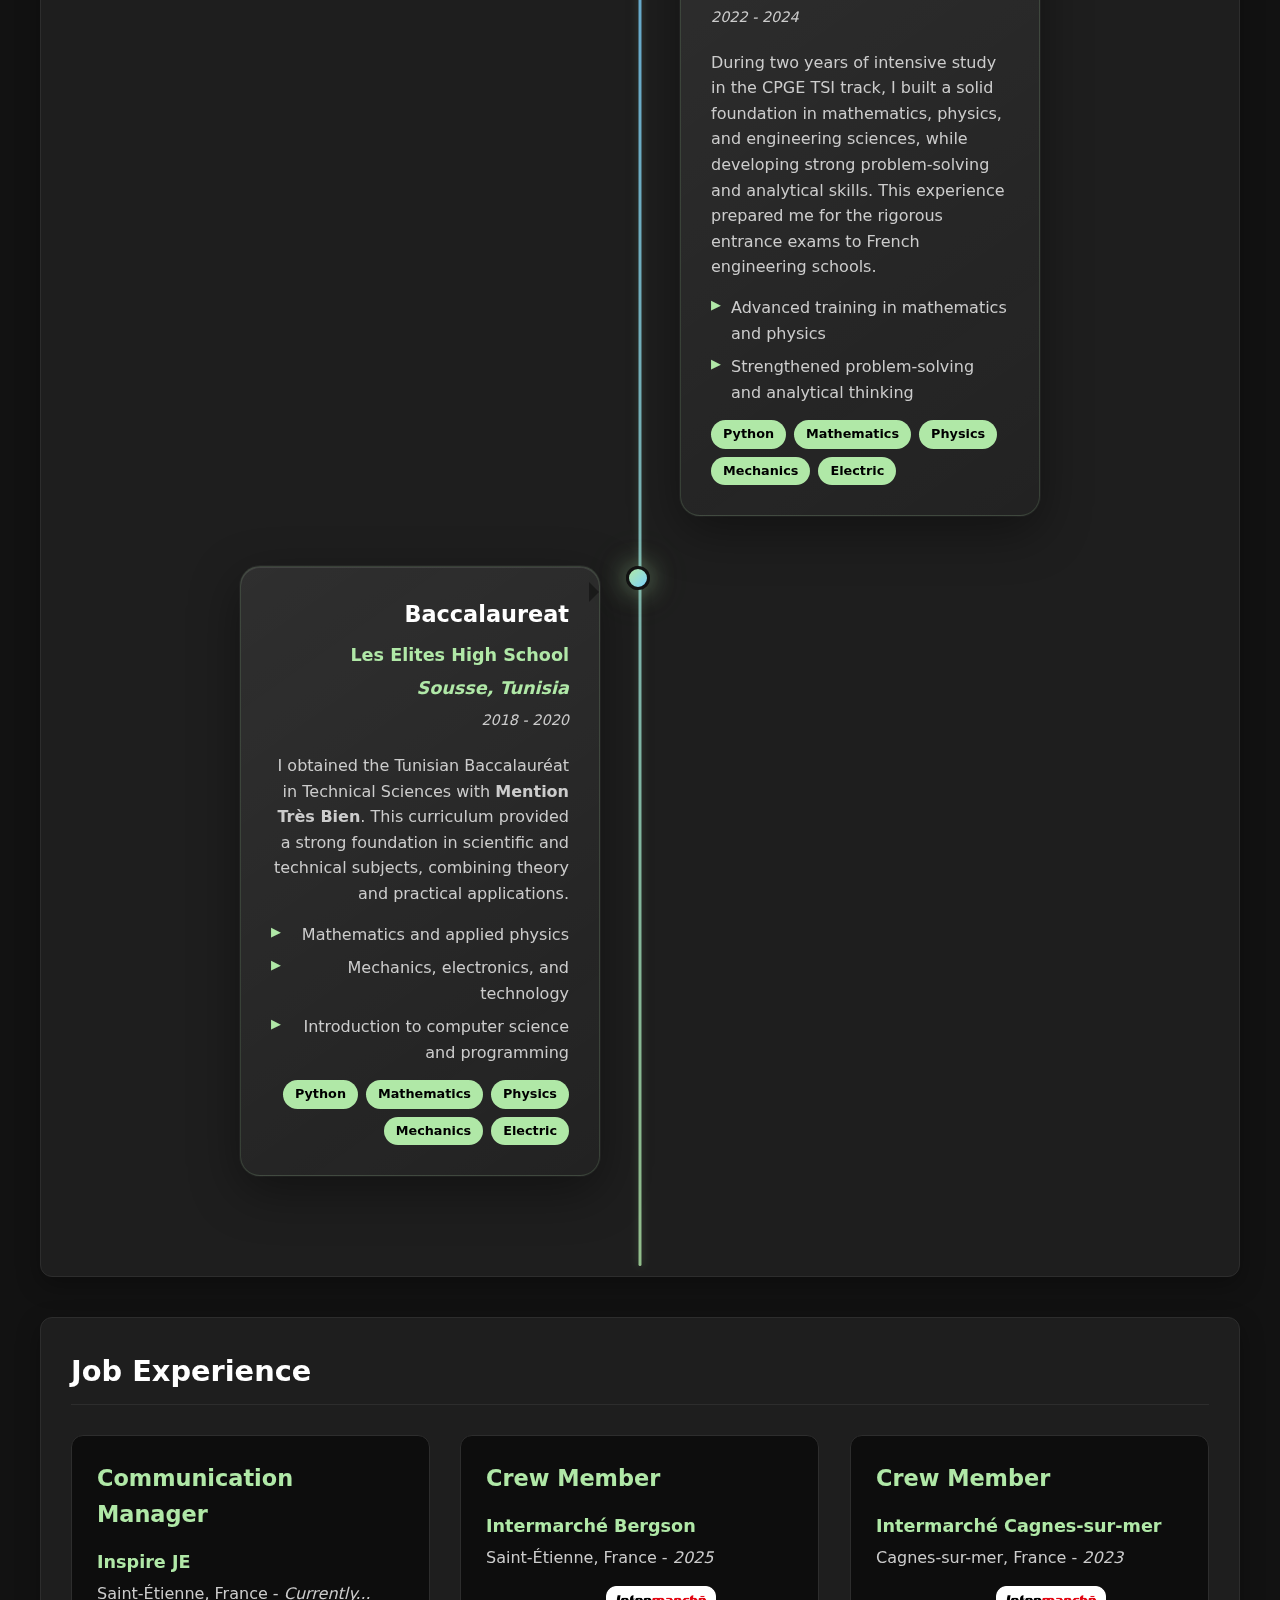
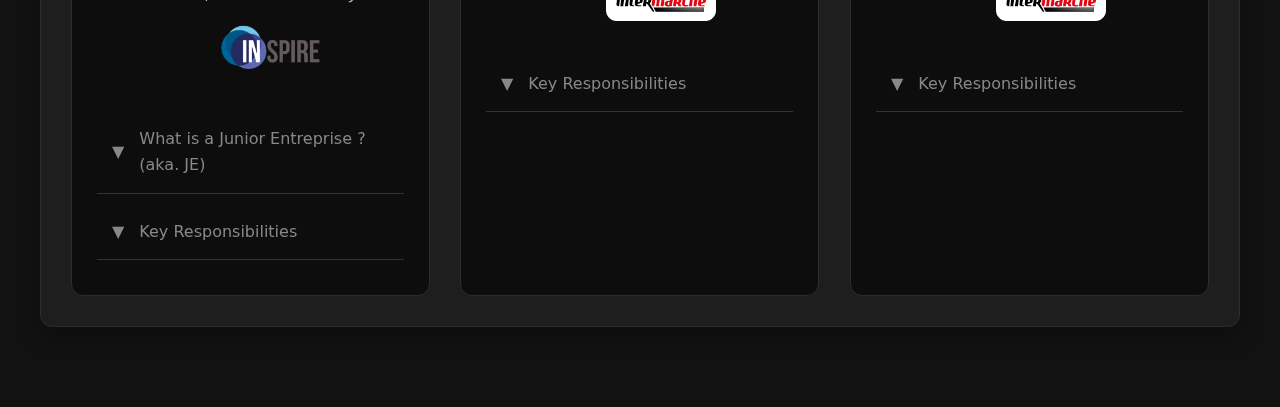
<file: experience.html>
<!DOCTYPE html>
<html lang="en">
<head>
    <meta charset="UTF-8">
    <meta name="viewport" content="width=device-width, initial-scale=1.0">
    <title>Experience - Fayala Hakim</title>
    <link rel="stylesheet" href="https://cdnjs.cloudflare.com/ajax/libs/font-awesome/6.4.0/css/all.min.css">
    <link rel="stylesheet" href="main.css">
    <link rel="stylesheet" href="experience.css">
    <link rel="stylesheet" href="language-switcher.css">
    <link rel="icon" type="image/x-icon" href="/images/favicon.ico">
</head>
<body>
    <div class="language-switcher">
        <div class="language-toggle">
            <span class="language-option" data-lang="en">EN</span>
            <span class="language-option" data-lang="fr">FR</span>
            <div class="toggle-slider"></div>
        </div>
    </div>
    <button class="nav-toggle" aria-label="Toggle navigation">
        <i class="fas fa-bars"></i>
    </button>
    <div class="sidebar-overlay"></div>
    <div class="container">
        <!-- Left Sidebar Navigation -->
        <nav class="sidebar">
            <div class="profile">
                <img src="images/profile-picture.png" alt="Fayala Hakim" class="profile-img">
                <h1>Fayala Hakim</h1>
                <p class="job-title">Student</p>
            </div>
            
            <ul class="nav-menu">
                <li><a href="index.html">Welcome</a></li>
                <li><a href="experience.html" class="active">Education & Job Experience</a></li>
                <li><a href="skills.html">Skills</a></li>
                <li><a href="certifications.html">Diplomas & Certifications</a></li>
                <li><a href="projects.html">Projects</a></li>
                <li><a href="contact.html">Contact</a></li>
            </ul>
        </nav>

        <main class="main-content">
            <div class="page-header">
                <h1 class="page-title fade-in">Education and Work Experience</h1>
                <p class="page-subtitle fade-in">My career journey and achievements</p>
            </div>

            <div class="content-section fade-in">
                <h2 class="section-title">Education</h2>
                <div class="timeline">
                    <!-- First -->
                    <div class="timeline-item">
                        <div class="timeline-marker"></div>
                        <div class="timeline-content">
                            <div class="job-header">
                                <h3>Engineering Student</h3>
                                <span class="company"><a href="https://www.telecom-st-etienne.fr/">Télécom Saint-Étienne</a></span>
                                <span class="duration">2024 - Present</span>
                            </div>
                            <div class="job-description">
                                <p>As an engineering student at Télécom Saint-Étienne, I am developing strong skills in computer science, cybersecurity, and artificial intelligence. My studies combine theoretical knowledge with hands-on projects, allowing me to design software solutions, work with programming languages, and apply advanced concepts in mathematics, physics, and data analysis.

I also collaborate on group projects that simulate real-world engineering challenges, enhancing my abilities in problem-solving, teamwork, and project management.</p>
                                <ul>
                                    <li>Programming in C++, Python, HTML, CSS, and JavaScript</li>
                                    <li>Exploring cybersecurity fundamentals and practices</li>
                                    <li>Working on collaborative engineering projects</li>
                                    <li>Applying mathematics and data analysis to solve problems</li>
                                    <li>Building problem-solving and project management skills</li>
                                </ul>
                                <div class="tech-tags">
                                    <span class="tech-tag">C++</span>
                                    <span class="tech-tag">HTML</span>
                                    <span class="tech-tag">CSS</span>
                                    <span class="tech-tag">Git</span>
                                    <span class="tech-tag">Cybersecurity</span>
                                </div>
                            </div>
                        </div>
                    </div>

                    <!-- Second -->
                    <div class="timeline-item">
                        <div class="timeline-marker"></div>
                        <div class="timeline-content">
                            <div class="job-header">
                                <h3>Preparatory class for grandes écoles (CPGE TSI)</h3>
                                <span class="company"><a href="https://www.touchard-washington.fr/">Touchard Washington High School</a></span>
                                <span class="company"><i>Le Mans, France</i></span>
                                <span class="duration">2022 - 2024</span>
                            </div>
                            <div class="job-description">
                                <p>During two years of intensive study in the CPGE TSI track, I built a solid foundation in mathematics, physics, and engineering sciences, while developing strong problem-solving and analytical skills. This experience prepared me for the rigorous entrance exams to French engineering schools.</p>
                                <ul>
                                    <li>Advanced training in mathematics and physics</li>
                                    <li>Strengthened problem-solving and analytical thinking</li>
                                </ul>
                                <div class="tech-tags">
                                    <span class="tech-tag">Python</span>
                                    <span class="tech-tag">Mathematics</span>
                                    <span class="tech-tag">Physics</span>
                                    <span class="tech-tag">Mechanics</span>
                                    <span class="tech-tag">Electric</span>
                                </div>
                            </div>
                        </div>
                    </div>

                    <!-- Third -->
                    <div class="timeline-item">
                        <div class="timeline-marker"></div>
                        <div class="timeline-content">
                            <div class="job-header">
                                <h3>Baccalaureat</h3>
                                <span class="company">Les Elites High School</span>
                                <span class="company"><i>Sousse, Tunisia</i></span>
                                <span class="duration">2018 - 2020</span>
                            </div>
                            <div class="job-description">
                                <p>I obtained the Tunisian Baccalauréat in Technical Sciences with <b>Mention Très Bien</b>. This curriculum provided a strong foundation in scientific and technical subjects, combining theory and practical applications.</p>
                                <ul>
                                    <li>Mathematics and applied physics</li>
                                    <li>Mechanics, electronics, and technology</li>
                                    <li>Introduction to computer science and programming</li>
                                </ul>
                                <div class="tech-tags">
                                    <span class="tech-tag">Python</span>
                                    <span class="tech-tag">Mathematics</span>
                                    <span class="tech-tag">Physics</span>
                                    <span class="tech-tag">Mechanics</span>
                                    <span class="tech-tag">Electric</span>
                                </div>
                            </div>
                        </div>
                    </div>
                </div>
            </div>

             <!-- Job Experience -->
            <div class="content-section fade-in">
                <h2 class="section-title">Job Experience</h2>
                <div class="cards-grid">
                    <div class="card">
                        <h3>Communication Manager </h3>
                        <span class="company">Inspire JE 
                        </span>   
                        <p>Saint-Étienne, France - <i>Currently...</i></p>
                        <a href="https://inspire-telecom.com" target="_blank">
                                <img src= "images/inspire.png" alt="Inspire Logo"> 
                            </a>
                        <div class="toggle-btn">
                            <span class="arrow">▼</span>
                            <strong>What is a Junior Entreprise ? (aka. JE)</strong>
                        </div>
                        <div class="collapsible-content">
                            <p>A Junior Enterprise is a non-profit organization run by students, providing professional services to businesses while gaining practical experience. It operates like a real company, allowing students to apply their academic knowledge in real-world projects.</p>
                        </div>
                        
                        <div class="toggle-btn">
                            <span class="arrow">▼</span>
                            <strong>Key Responsibilities</strong>
                        </div>
                        <div class="collapsible-content">
                            <ul>
                                <li><p>Manage Inspire's social media presence (Instagram, LinkedIn) by creating engaging posts, visuals, and campaigns to promote the Junior Enterprise's activities and brand.</p></li>
                                <li><p>Develop communication strategies to increase visibility and reach among students, partners, and professionals.</p></li>
                                <li><p>Collaborate with the internal communications team to ensure consistent messaging and branding across all platforms.</p></li>
                                <li><p>Monitor engagement metrics and adapt content to optimize community interaction and growth.</p></li>
                                <li><p>Strengthen Inspire's external image by showcasing projects, partnerships, and the impact of Junior Enterprise activities.</p></li>
                            </ul>
                        </div>
                    </div>

                    <div class="card">
                        <h3>Crew Member</h3>
                        <span class="company">Intermarché Bergson </span>
                        <p>Saint-Étienne, France - <i>2025</i></p>
                        <img src= "images/intermarche.png" alt="Intérmarché Logo">
                        <div class="toggle-btn">
                            <span class="arrow">▼</span>
                            <strong>Key Responsibilities</strong>
                        </div>
                        <div class="collapsible-content">
                            <ul>
                                <li><p>Assisted customers by providing information, guidance, and support across different store departments.</p></li>
                                <li><p>Handled stock replenishment, product labeling, and ensured shelves were organized and visually appealing.</p></li>
                                <li><p>Supported logistics operations including unloading, sorting, and stocking deliveries.</p></li>
                                <li><p>Developed adaptability, teamwork, and customer service skills in a fast-paced retail environment.</p></li>
                            </ul>
                        </div>
                    </div>                 
                    
                    <div class="card">
                        <h3>Crew Member</h3>
                        <span class="company">Intermarché Cagnes-sur-mer  </span>
                        <p>Cagnes-sur-mer, France - <i>2023</i></p>
                        <img src= "images/intermarche.png" alt="Intérmarché Logo">
                        <div class="toggle-btn">
                            <span class="arrow">▼</span>
                            <strong>Key Responsibilities</strong>
                        </div>
                        <div class="collapsible-content">
                            <ul>
                                <li><p>Assisted customers by providing information, guidance, and support across different store departments.</p></li>
                                <li><p>Handled stock replenishment, product labeling, and ensured shelves were organized and visually appealing.</p></li>
                                <li><p>Supported logistics operations including unloading, sorting, and stocking deliveries.</p></li>
                                <li><p>Developed adaptability, teamwork, and customer service skills in a fast-paced retail environment.</p></li>
                            </ul>
                        </div>
                    </div>
                </div>
            </div>
        </main>
    </div>

    <script>
        document.addEventListener('DOMContentLoaded', function() {
            const toggleButtons = document.querySelectorAll('.toggle-btn');
            
            toggleButtons.forEach(button => {
                button.addEventListener('click', function() {
                    // Toggle active class on the button
                    this.classList.toggle('active');
                    
                    // Get the next sibling which is the content
                    const content = this.nextElementSibling;
                    
                    // Toggle the content display
                    if (content.style.display === 'block') {
                        content.style.display = 'none';
                    } else {
                        content.style.display = 'block';
                    }
                });
            });
        });
    </script>
    <script>
        // Performance optimizations
        document.addEventListener('DOMContentLoaded', function() {
            // Lazy load images
            const lazyImages = document.querySelectorAll('img[loading="lazy"]');
            if ('loading' in HTMLImageElement.prototype) {
                lazyImages.forEach(img => {
                    img.src = img.dataset.src;
                    img.classList.add('loaded');
                });
            } else {
                // Fallback for browsers that don't support lazy loading
                const lazyLoadObserver = new IntersectionObserver((entries, observer) => {
                    entries.forEach(entry => {
                        if (entry.isIntersecting) {
                            const img = entry.target;
                            img.src = img.dataset.src;
                            img.classList.add('loaded');
                            observer.unobserve(img);
                        }
                    });
                });
                lazyImages.forEach(img => lazyLoadObserver.observe(img));
            }

            // Responsive sidebar
            const handleResize = () => {
                if (window.innerWidth <= 768) {
                    document.querySelector('.sidebar').classList.add('mobile');
                } else {
                    document.querySelector('.sidebar').classList.remove('mobile');
                }
            };

            // Initial check
            handleResize();

            // Throttled resize handler
            let resizeTimeout;
            window.addEventListener('resize', () => {
                if (!resizeTimeout) {
                    resizeTimeout = setTimeout(() => {
                        resizeTimeout = null;
                        handleResize();
                    }, 66); // 15fps
                }
            });

            // Smooth scroll
            document.querySelectorAll('a[href^="#"]').forEach(anchor => {
                anchor.addEventListener('click', function (e) {
                    e.preventDefault();
                    const target = document.querySelector(this.getAttribute('href'));
                    if (target) {
                        target.scrollIntoView({
                            behavior: 'smooth',
                            block: 'start'
                        });
                    }
                });
            });

            // Defer non-critical animations
            requestAnimationFrame(() => {
                document.body.classList.add('ready');
            });
        });
    </script>
    <script>
        document.addEventListener('DOMContentLoaded', function() {
            // Navigation functionality
            const navToggle = document.querySelector('.nav-toggle');
            const sidebar = document.querySelector('.sidebar');
            const overlay = document.querySelector('.sidebar-overlay');
            const mainContent = document.querySelector('.main-content');

            function toggleNav() {
                console.log('Toggle clicked'); // Debug line
                sidebar.classList.toggle('active');
                overlay.classList.toggle('active');
                // Don't block scrolling on PC
                if (window.innerWidth <= 768) {
                    document.body.style.overflow = sidebar.classList.contains('active') ? 'hidden' : '';
                }
            }

            // Event listeners for navigation toggle
            navToggle.addEventListener('click', function(e) {
                e.preventDefault();
                toggleNav();
            });

            // Event listener for overlay
            overlay.addEventListener('click', toggleNav);

            // Close navigation when clicking a link
            const navLinks = document.querySelectorAll('.nav-menu a');
            navLinks.forEach(link => {
                link.addEventListener('click', () => {
                    if (sidebar.classList.contains('active')) {
                        toggleNav();
                    }
                });
            });
        });

        // Handle window resize
        window.addEventListener('resize', () => {
            if (window.innerWidth > 768 && sidebar.classList.contains('active')) {
                toggleNav();
            }
        });
    </script>
    <script src="language-switcher.js"></script>
</body>
</html>
</file>
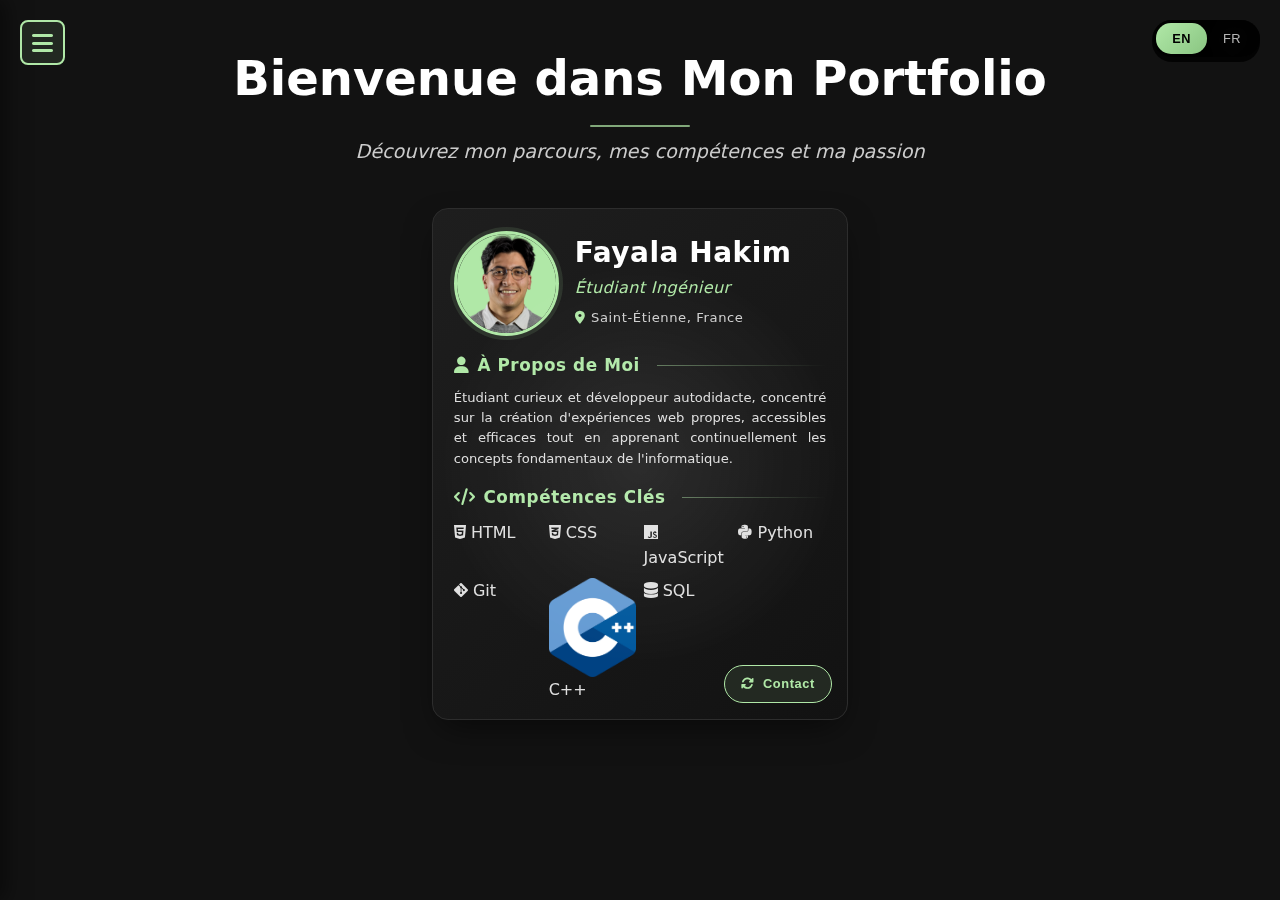
<file: index-fr.html>
<!DOCTYPE html>
<html lang="fr">
<head>
    <meta charset="UTF-8">
    <meta name="viewport" content="width=device-width, initial-scale=1.0">
    <title>Accueil - Fayala Hakim</title>
    <link rel="stylesheet" href="https://cdnjs.cloudflare.com/ajax/libs/font-awesome/6.4.0/css/all.min.css">
    <link rel="stylesheet" href="main.css">
    <link rel="stylesheet" href="card-3d.css">
    <link rel="stylesheet" href="language-switcher.css">
    <link rel="icon" type="image/x-icon" href="/images/favicon.ico">
</head>
<body>
    <div class="language-switcher">
        <div class="language-toggle">
            <span class="language-option" data-lang="en">EN</span>
            <span class="language-option" data-lang="fr">FR</span>
            <div class="toggle-slider"></div>
        </div>
    </div>
    <button class="nav-toggle" aria-label="Basculer la navigation">
        <i class="fas fa-bars"></i>
    </button>
    <div class="sidebar-overlay"></div>
    <div class="container">
        <!-- Left Sidebar Navigation -->
        <nav class="sidebar">
            <div class="profile">
                <img src="images/profile-picture.png" alt="Fayala Hakim" class="profile-img">
                <h1>Fayala Hakim</h1>
                <p class="job-title">Étudiant</p>
            </div>
            
            <ul class="nav-menu">
                <li><a href="index-fr.html" class="active">Accueil</a></li>
                <li><a href="experience-fr.html">Formation & Expérience</a></li>
                <li><a href="skills-fr.html">Compétences</a></li>
                <li><a href="certifications-fr.html">Diplômes & Certifications</a></li>
                <li><a href="projects-fr.html">Projets</a></li>
                <li><a href="contact-fr.html">Contact</a></li>
            </ul>
        </nav>

        <!-- Main Content -->
        <main class="main-content">
            <div class="page-header">
                <h1 class="page-title fade-in">Bienvenue dans Mon Portfolio</h1>
                <p class="page-subtitle fade-in">Découvrez mon parcours, mes compétences et ma passion</p>
            </div>

            <div class="profile-3d-wrapper" id="profile3d">
                <div class="profile-3d-rotator" id="profile3dInner">
                    <div class="profile-3d-face front" aria-label="Résumé du profil">
                        <button class="face-btn flip" id="flipCard"><i class="fas fa-rotate"></i> Contact</button>
                        <div class="front-scroll">
                            <header class="face-header">
                                <img src="images/profile-picture.png" alt="Fayala Hakim" class="face-avatar" />
                                <div>
                                    <h2 class="face-name">Fayala Hakim</h2>
                                    <p class="face-role">Étudiant Ingénieur</p>
                                    <p class="face-location"><i class="fas fa-map-marker-alt"></i>Saint-Étienne, France</p>
                                </div>
                            </header>
                            <section class="face-section">
                                <h3><i class="fas fa-user"></i> À Propos de Moi</h3>
                                <p class="about-text">Étudiant curieux et développeur autodidacte, concentré sur la création d'expériences web propres, accessibles et efficaces tout en apprenant continuellement les concepts fondamentaux de l'informatique.</p>
                            </section>
                            <section class="face-section">
                                <h3><i class="fas fa-code"></i> Compétences Clés</h3>
                                <div class="skill-chip-grid" role="list" aria-label="Logos des compétences clés">
                                    <div class="skill-icon skill-html" role="listitem" aria-label="HTML">
                                        <i class="fa-brands fa-html5" aria-hidden="true"></i>
                                        <span class="skill-label">HTML</span>
                                    </div>
                                    <div class="skill-icon skill-css" role="listitem" aria-label="CSS">
                                        <i class="fa-brands fa-css3-alt" aria-hidden="true"></i>
                                        <span class="skill-label">CSS</span>
                                    </div>
                                    <div class="skill-icon skill-js" role="listitem" aria-label="JavaScript">
                                        <i class="fa-brands fa-js" aria-hidden="true"></i>
                                        <span class="skill-label">JavaScript</span>
                                    </div>
                                    <div class="skill-icon skill-python" role="listitem" aria-label="Python">
                                        <i class="fa-brands fa-python" aria-hidden="true"></i>
                                        <span class="skill-label">Python</span>
                                    </div>
                                    <div class="skill-icon skill-git" role="listitem" aria-label="Git">
                                        <i class="fa-brands fa-git-alt" aria-hidden="true"></i>
                                        <span class="skill-label">Git</span>
                                    </div>
                                    <div class="skill-icon skill-cpp" role="listitem" aria-label="C plus plus">
                                        <img src="images/cpp-logo.png" alt="C++" class="cpp-logo" aria-hidden="true">
                                        <span class="skill-label">C++</span>
                                    </div>
                                    <div class="skill-icon skill-sql" role="listitem" aria-label="SQL">
                                        <i class="fa-solid fa-database" aria-hidden="true"></i>
                                        <span class="skill-label">SQL</span>
                                    </div>
                                </div>
                            </section>
                            
                        </div>
                        <span class="glare-layer"></span>
                    </div>
                    <div class="profile-3d-face back" aria-label="Informations de contact">
                        <button class="face-btn unflip" id="unflipCard"><i class="fas fa-arrow-left"></i> Retour</button>
                        <div class="back-scroll">
                            <h3 class="back-title"><i class="fas fa-address-card"></i> Informations de Contact</h3>
                            <div class="contact-list">
                                <div class="contact-row"><i class="fas fa-envelope"></i><span>hfayala53@gmail.com</span></div>
                                <div class="contact-row"><i class="fas fa-phone"></i><span><a href="tel:+33758271323" style="color:inherit;text-decoration:none;">+33 7 58 27 13 23</a></span></div>
                                <div class="contact-row"><i class="fas fa-graduation-cap"></i><span>Étudiant Ingénieur</span></div>
                                <div class="contact-row"><i class="fas fa-globe"></i><span>En cours de formation</span></div>
                            </div>
                            <div class="stats-grid">
                                <div class="stat-box"><h4>2+</h4><p>Années d'Apprentissage</p></div>
                                <div class="stat-box"><h4>2+</h4><p>Projets</p></div>
                                <div class="stat-box"><h4>∞</h4><p>Croissance</p></div>
                            </div>
                            <div class="social-grid">
                                <a href="https://www.linkedin.com/in/hakim-fayala/" class="social-btn" title="LinkedIn" aria-label="LinkedIn" target="_blank"><i class="fab fa-linkedin-in"></i></a>
                                <a href="https://github.com/1p0tato1?tab=projects" class="social-btn" title="GitHub" aria-label="GitHub" target="_blank"><i class="fab fa-github"></i></a>
                                <a href="contact-fr.html" class="social-btn" title="Contact" aria-label="Email"><i class="fas fa-envelope"></i></a>
                            </div>
                        </div>
                        <span class="glare-layer"></span>
                    </div>
                </div>
            </div>
        </main>
    </div>

    <script>
        // Navigation functionality
        const navToggle = document.querySelector('.nav-toggle');
        const sidebar = document.querySelector('.sidebar');
        const overlay = document.querySelector('.sidebar-overlay');
        const mainContent = document.querySelector('.main-content');

        function toggleNav() {
            sidebar.classList.toggle('active');
            overlay.classList.toggle('active');
            // Don't block scrolling on PC
            if (window.innerWidth <= 768) {
                document.body.style.overflow = sidebar.classList.contains('active') ? 'hidden' : '';
            }
        }

        // Event listeners for navigation toggle
        if (navToggle) {
            navToggle.addEventListener('click', toggleNav);
        }
        if (overlay) {
            overlay.addEventListener('click', toggleNav);
        }

        // Close navigation when clicking a link
        const navLinks = document.querySelectorAll('.nav-menu a');
        navLinks.forEach(link => {
            link.addEventListener('click', () => {
                if (sidebar.classList.contains('active')) {
                    toggleNav();
                }
            });
        });

        // Handle window resize
        window.addEventListener('resize', () => {
            if (window.innerWidth > 768 && sidebar.classList.contains('active')) {
                toggleNav();
            }
        });


        // 3D Profile Card (front/back tilt + flip)
        const wrapper = document.getElementById('profile3d');
        const rotator = document.getElementById('profile3dInner');
        const flipBtn = document.getElementById('flipCard');
        const unflipBtn = document.getElementById('unflipCard');
        const glareLayers = wrapper.querySelectorAll('.glare-layer');

        const MAX_TILT = 14; // degrees

        function handleMove(e){
            const rect = wrapper.getBoundingClientRect();
            const x = e.clientX - rect.left;
            const y = e.clientY - rect.top;
            const px = (x/rect.width) - .5; // -0.5 .. 0.5
            const py = (y/rect.height) - .5;
            const rx = (-py * MAX_TILT).toFixed(2);
            const ry = (px * MAX_TILT).toFixed(2);
            const baseY = rotator.classList.contains('flipped') ? 180 : 0;
            rotator.style.transform = `rotateY(${baseY + parseFloat(ry)}deg) rotateX(${rx}deg)`;
            glareLayers.forEach(gl => gl.style.background = `radial-gradient(circle at ${50+px*50}% ${50+py*50}%, rgba(255,255,255,0.25), transparent 60%)`);
        }
        function resetTilt(){
            rotator.style.transform = rotator.classList.contains('flipped') ? 'rotateY(180deg)' : 'rotateY(0deg)';
            glareLayers.forEach(gl => gl.style.background = 'radial-gradient(circle at 50% 50%, rgba(255,255,255,0.25), transparent 60%)');
        }
        wrapper.addEventListener('mousemove', handleMove);
        wrapper.addEventListener('mouseleave', resetTilt);
        flipBtn.addEventListener('click', ()=> { rotator.classList.add('flipped'); resetTilt(); });
        unflipBtn.addEventListener('click', ()=> { rotator.classList.remove('flipped'); resetTilt(); });
        // Accessibility: flip with Enter/Space
        [flipBtn, unflipBtn].forEach(btn=> btn.addEventListener('keydown', e=> { if(e.key==='Enter'|| e.key===' ') { e.preventDefault(); btn.click(); }}));

        // Dynamic height adaptation to content (avoid empty space)
        function adjustCardHeight(){
            const faces = rotator.querySelectorAll('.profile-3d-face');
            let max = 0;
            faces.forEach(f => { const h = f.scrollHeight; if(h>max) max = h; });
            wrapper.style.height = max + 'px';
        }
        const ro = new ResizeObserver(adjustCardHeight);
        ro.observe(document.querySelector('.profile-3d-face.front'));
        ro.observe(document.querySelector('.profile-3d-face.back'));
        window.addEventListener('load', adjustCardHeight);
        window.addEventListener('resize', adjustCardHeight);
        flipBtn.addEventListener('click', adjustCardHeight);
        unflipBtn.addEventListener('click', adjustCardHeight);
        adjustCardHeight();
    </script>
    <script src="language-switcher.js"></script>
</body>
</html>
</file>
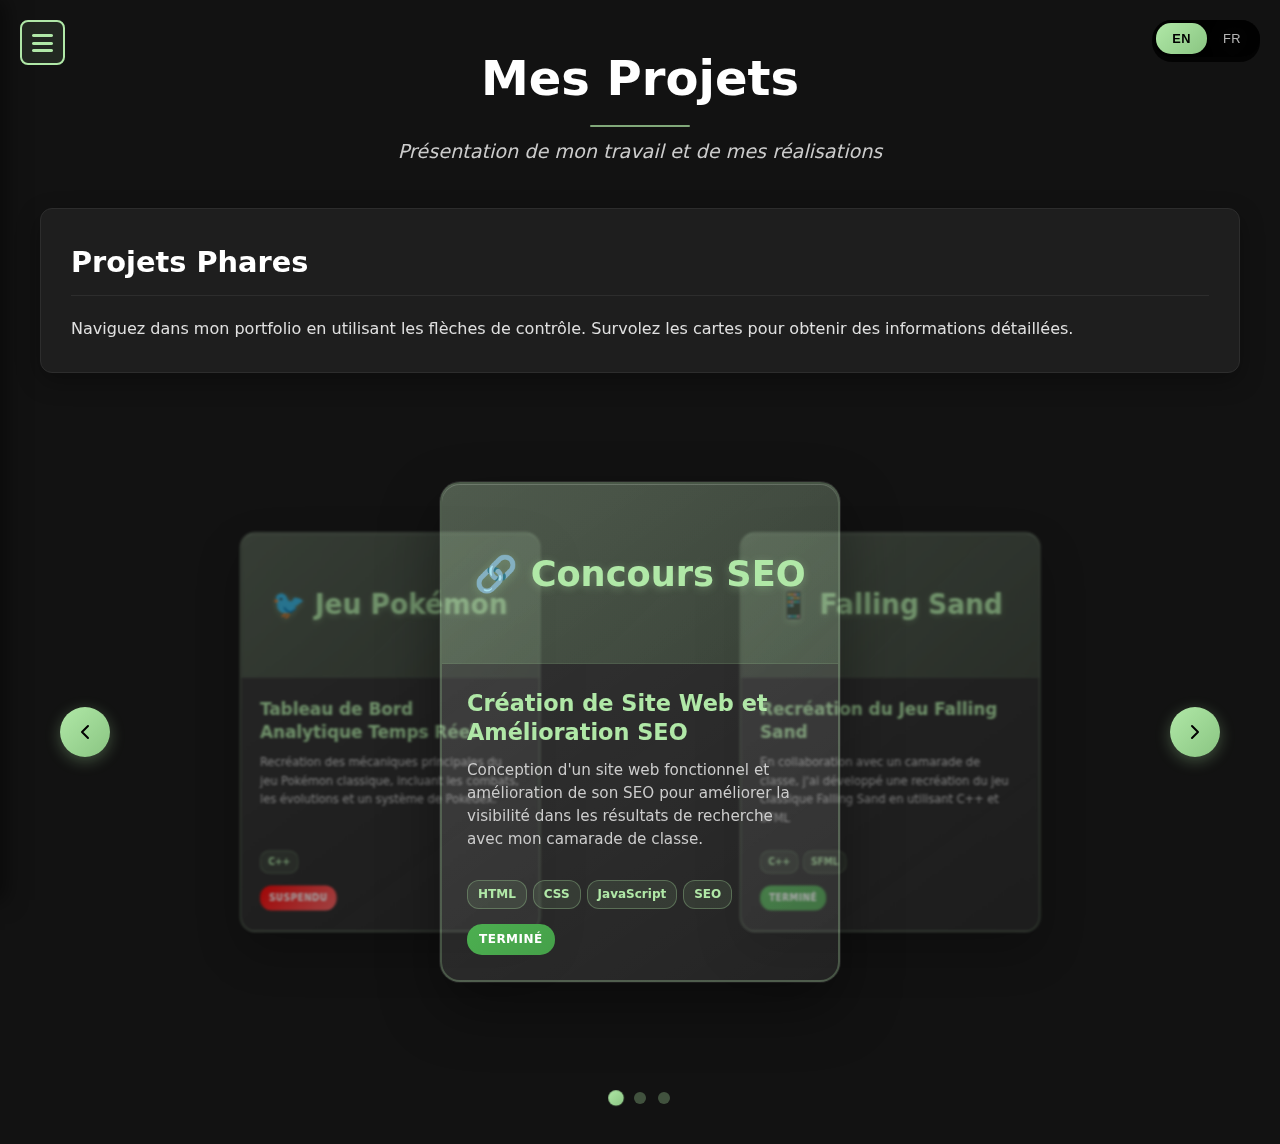
<file: projects-fr.html>
<!DOCTYPE html>
<html lang="fr">
<head>
    <meta charset="UTF-8">
    <meta name="viewport" content="width=device-width, initial-scale=1.0">
    <title>Projets - Fayala Hakim</title>
    <link rel="stylesheet" href="https://cdnjs.cloudflare.com/ajax/libs/font-awesome/6.4.0/css/all.min.css">
    <link rel="stylesheet" href="main.css">
    <link rel="stylesheet" href="projects.css">
    <link rel="stylesheet" href="language-switcher.css">
    <link rel="icon" type="image/x-icon" href="/images/favicon.ico">
</head>
<body>
    <div class="language-switcher">
        <div class="language-toggle">
            <span class="language-option" data-lang="en">EN</span>
            <span class="language-option" data-lang="fr">FR</span>
            <div class="toggle-slider"></div>
        </div>
    </div>
    <button class="nav-toggle" aria-label="Basculer la navigation">
        <i class="fas fa-bars"></i>
    </button>
    <div class="sidebar-overlay"></div>
    <div class="container">
        <!-- Left Sidebar Navigation -->
        <nav class="sidebar">
            <div class="profile">
                <img src="images/profile-picture.png" alt="Fayala Hakim" class="profile-img">
                <h1>Fayala Hakim</h1>
                <p class="job-title">Étudiant</p>
            </div>
            
            <ul class="nav-menu">
                <li><a href="index-fr.html">Accueil</a></li>
                <li><a href="experience-fr.html">Éducation & Expérience Professionnelle</a></li>
                <li><a href="skills-fr.html">Compétences</a></li>
                <li><a href="certifications-fr.html">Diplômes & Certifications</a></li>
                <li><a href="projects-fr.html" class="active">Projets</a></li>
                <li><a href="contact-fr.html">Contact</a></li>
            </ul>
        </nav>

        <!-- Main Content -->
        <main class="main-content">
            <div class="page-header">
                <h1 class="page-title fade-in">Mes Projets</h1>
                <p class="page-subtitle fade-in">Présentation de mon travail et de mes réalisations</p>
            </div>

            <div class="content-section fade-in">
                <h2 class="section-title">Projets Phares</h2>
                <p>Naviguez dans mon portfolio en utilisant les flèches de contrôle. Survolez les cartes pour obtenir des informations détaillées.</p>
            </div>

            <!-- Projects Carousel -->
            <div class="carousel-container">
                <button class="carousel-nav prev" onclick="previousProject()" aria-label="Projet précédent">
                    <svg width="24" height="24" viewBox="0 0 24 24" fill="none" xmlns="http://www.w3.org/2000/svg">
                        <path d="M15 18L9 12L15 6" stroke="currentColor" stroke-width="2" stroke-linecap="round" stroke-linejoin="round"/>
                    </svg>
                </button>

                <div class="projects-carousel">
                    <div class="project-wrapper active" data-index="0">
                        <div class="project-card-3d">
                            <div class="project-card-inner">
                                <!-- Front of card -->
                                <div class="project-card-front">
                                    <div class="project-image">
                                        <div class="project-placeholder">🔗 Concours SEO</div>
                                    </div>
                                    <div class="project-content-front">
                                        <h3>Création de Site Web et Amélioration SEO</h3>
                                        <p class="project-description-short">Conception d'un site web fonctionnel et amélioration de son SEO pour améliorer la visibilité dans les résultats de recherche avec mon camarade de classe.</p>
                                        <div class="project-tech-front">
                                            <span class="tech-badge">HTML</span>
                                            <span class="tech-badge">CSS</span>
                                            <span class="tech-badge">JavaScript</span>
                                            <span class="tech-badge">SEO</span>
                                        </div>
                                        <div class="project-status completed">Terminé</div>
                                    </div>
                                </div>
                                <!-- Back of card -->
                                <div class="project-card-back">
                                    <div class="project-content-back">
                                        <h3>Création de Site Web et Amélioration SEO</h3>
                                        <div class="project-details-back">
                                            <div class="detail-item">
                                                <span class="detail-label">Rôle :</span>
                                                <span class="detail-value">Développeur & Designer</span>
                                            </div>
                                            <div class="detail-item">
                                                <span class="detail-label">Chronologie :</span>
                                                <span class="detail-value">3 mois (2025)</span>
                                            </div>
                                            <div class="detail-item">
                                                <span class="detail-label">Coéquipier :</span>
                                                <span class="detail-value"><a  class="detail-value" href="https://www.linkedin.com/in/louis-farge-8a4a84295/" target="_blank">Louis Farge</a></span>
                                            </div>
                                        </div>
                                        <div class="project-achievements-back">
                                            <div class="achievement">✨ Site web fonctionnel et convivial</div>
                                            <div class="achievement">⚡ SEO amélioré pour une meilleure visibilité de recherche</div>
                                            <div class="achievement">📈 Classement amélioré et présence en ligne renforcée</div>
                                            <div class="achievement">🤝 Projet collaboratif avec Louis Farge</div>
                                        </div>
                                        <div class="project-buttons">
                                            <a href="https://leklarkifou.com/" target="_blank" class="project-btn">Démo Live</a>
                                            <a href="https://github.com/1p0tato1/SEO-Competition" target="_blank" class="project-btn">GitHub</a>
                                        </div>
                                    </div>
                                </div>
                            </div>
                        </div>
                    </div>

                    <div class="project-wrapper" data-index="1">
                        <div class="project-card-3d">
                            <div class="project-card-inner">
                                <div class="project-card-front">
                                    <div class="project-image">
                                        <div class="project-placeholder">📱 Falling Sand</div>
                                    </div>
                                    <div class="project-content-front">
                                        <h3>Recréation du Jeu Falling Sand</h3>
                                        <p class="project-description-short">En collaboration avec un camarade de classe, j'ai développé une recréation du jeu classique Falling Sand en utilisant C++ et SFML</p>
                                        <div class="project-tech-front">
                                            <span class="tech-badge">C++</span>
                                            <span class="tech-badge">SFML</span>
                                        </div>
                                        <div class="project-status completed">Terminé</div>
                                    </div>
                                </div>
                                <div class="project-card-back">
                                    <div class="project-content-back">
                                        <h3>Recréation du Jeu Falling Sand</h3>
                                        <div class="project-details-back">
                                            <div class="detail-item">
                                                <span class="detail-label">Rôle :</span>
                                                <span class="detail-value">Développeur</span>
                                            </div>
                                            <div class="detail-item">
                                                <span class="detail-label">Chronologie :</span>
                                                <span class="detail-value">1 mois (2025)</span>
                                            </div>
                                            <div class="detail-item">
                                                <span class="detail-label">Coéquipier :</span>
                                                <span class="detail-value"><a  class="detail-value" href="https://www.linkedin.com/in/noah-soler-9b0471267/" target="_blank">Noah Soler</a></span>
                                            </div>
                                        </div>
                                        <div class="project-achievements-back">
                                            <div class="achievement">🌍 Simulation de physique des particules</div>
                                            <div class="achievement">🎮 Matériaux interactifs</div>
                                            <div class="achievement">⚡ Rendu SFML optimisé</div>
                                            <div class="achievement">🤝 Projet collaboratif avec Noah Soler</div>
                                        </div>
                                        <div class="project-buttons">
                                            <a href="https://github.com/Noanono/project_fall_sand" target="_blank" class="project-btn">GitHub</a>
                                        </div>
                                    </div>
                                </div>
                            </div>
                        </div>
                    </div>

                    <div class="project-wrapper" data-index="2">
                        <div class="project-card-3d">
                            <div class="project-card-inner">
                                <div class="project-card-front">
                                    <div class="project-image">
                                        <div class="project-placeholder">🐦 Jeu Pokémon</div>
                                    </div>
                                    <div class="project-content-front">
                                        <h3>Tableau de Bord Analytique Temps Réel</h3>
                                        <p class="project-description-short">Recréation des mécaniques principales du jeu Pokémon classique, incluant les combats, les évolutions et un système de Pokédex.</p>
                                    <div class="project-tech-front">
                                        <span class="tech-badge">C++</span>
                                    </div>
                                        <div class="project-status suspended">SUSPENDU</div>
                                    </div>
                                </div>
                                <div class="project-card-back">
                                    <div class="project-content-back">
                                        <h3>Recréation du Jeu Pokémon</h3>
                                        <div class="project-details-back">
                                            <div class="detail-item">
                                                <span class="detail-label">Rôle :</span>
                                                <span class="detail-value">Développeur</span>
                                            </div>
                                            <div class="detail-item">
                                                <span class="detail-label">Année :</span>
                                                <span class="detail-value">2025</span>
                                            </div>
                                            <div class="detail-item">
                                                <span class="detail-label">Plateforme :</span>
                                                <span class="detail-value">PC</span>
                                            </div>
                                        </div>
                                        <div class="project-achievements-back">
                                            <div class="achievement">📖 Système de Pokédex fonctionnel</div>
                                            <div class="achievement">⚡ Tri par sélection et insertion</div>
                                        </div>
                                        <div class="project-buttons">
                                            <a href="https://replit.com/@xp0tatox/Pokemon-Game" target="_blank" class="project-btn">Démo Live</a>
                                            <a href="https://github.com/1p0tato1/Pokemon-Game" target="_blank" class="project-btn">GitHub</a>
                                        </div>
                                    </div>
                                </div>
                            </div>
                        </div>
                    </div>
                </div>

                <button class="carousel-nav next" onclick="nextProject()" aria-label="Projet suivant">
                    <svg width="24" height="24" viewBox="0 0 24 24" fill="none" xmlns="http://www.w3.org/2000/svg">
                        <path d="M9 18L15 12L9 6" stroke="currentColor" stroke-width="2" stroke-linecap="round" stroke-linejoin="round"/>
                    </svg>
                </button>
            </div>

            <!-- Carousel Indicators -->
            <div class="carousel-indicators">
                <span class="indicator active" onclick="goToProject(0)"></span>
                <span class="indicator" onclick="goToProject(1)"></span>
                <span class="indicator" onclick="goToProject(2)"></span>
                <!-- Add one if project number increases -->
            </div>
        </main>
    </div>

    <script>
        document.addEventListener('DOMContentLoaded', function() {
            // Navigation functionality
            const navToggle = document.querySelector('.nav-toggle');
            const sidebar = document.querySelector('.sidebar');
            const overlay = document.querySelector('.sidebar-overlay');
            const mainContent = document.querySelector('.main-content');

            function toggleNav() {
                console.log('Toggle clicked'); // Debug line
                sidebar.classList.toggle('active');
                overlay.classList.toggle('active');
                // Don't block scrolling on PC
                if (window.innerWidth <= 768) {
                    document.body.style.overflow = sidebar.classList.contains('active') ? 'hidden' : '';
                }
            }

            // Event listeners for navigation toggle
            navToggle.addEventListener('click', function(e) {
                e.preventDefault();
                toggleNav();
            });

            // Event listener for overlay
            overlay.addEventListener('click', toggleNav);

            // Close navigation when clicking a link
            const navLinks = document.querySelectorAll('.nav-menu a');
            navLinks.forEach(link => {
                link.addEventListener('click', () => {
                    if (sidebar.classList.contains('active')) {
                        toggleNav();
                    }
                });
            });
        });

        // Handle window resize
        window.addEventListener('resize', () => {
            if (window.innerWidth > 768 && sidebar.classList.contains('active')) {
                toggleNav();
            }
        });

        // Projects Carousel
        let currentProject = 0;
        const totalProjects = 3; // Update this to the total number of projects

        function updateCarousel() {
            const wrappers = document.querySelectorAll('.project-wrapper');
            const indicators = document.querySelectorAll('.indicator');
            
            wrappers.forEach((wrapper, index) => {
                wrapper.classList.remove('active', 'prev', 'next');
                
                if (index === currentProject) {
                    wrapper.classList.add('active');
                } else if (index === (currentProject - 1 + totalProjects) % totalProjects) {
                    wrapper.classList.add('prev');
                } else if (index === (currentProject + 1) % totalProjects) {
                    wrapper.classList.add('next');
                }
            });
            
            indicators.forEach((indicator, index) => {
                indicator.classList.toggle('active', index === currentProject);
            });
        }

        function nextProject() {
            currentProject = (currentProject + 1) % totalProjects;
            updateCarousel();
        }

        function previousProject() {
            currentProject = (currentProject - 1 + totalProjects) % totalProjects;
            updateCarousel();
        }

        function goToProject(index) {
            currentProject = index;
            updateCarousel();
        }

        // Auto-play carousel (optional)
        // setInterval(nextProject, 5000);

        // Initialize carousel
        updateCarousel();

        // Learn More button functionality
        document.addEventListener('click', function(e) {
            if (e.target.classList.contains('learn-more-btn')) {
                alert('Ceci ouvrirait une page de projet détaillée ou un modal avec plus d\'informations !');
            }
        });

        // Touch support for mobile
        let startX = 0;
        let endX = 0;

        document.querySelector('.projects-carousel').addEventListener('touchstart', function(e) {
            startX = e.touches[0].clientX;
        });

        document.querySelector('.projects-carousel').addEventListener('touchend', function(e) {
            endX = e.changedTouches[0].clientX;
            const diff = startX - endX;
            
            if (Math.abs(diff) > 50) { // Minimum swipe distance
                if (diff > 0) {
                    nextProject();
                } else {
                    previousProject();
                }
            }
        });
    </script>
    <script src="language-switcher.js"></script>
</body>
</html>
</file>
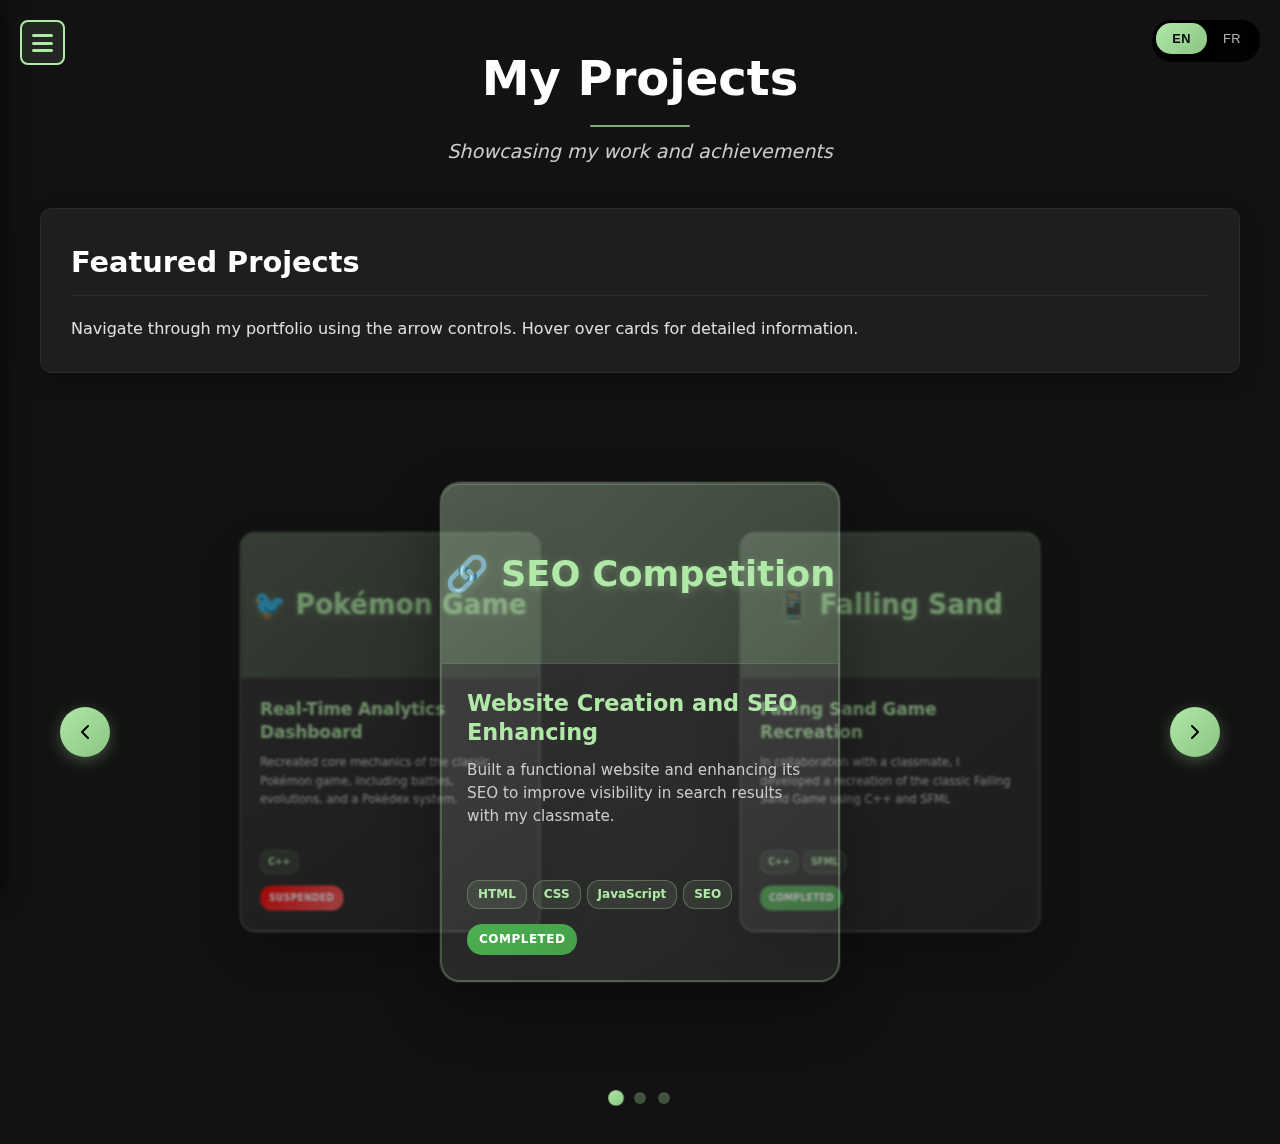
<file: projects.html>
<!DOCTYPE html>
<html lang="en">
<head>
    <meta charset="UTF-8">
    <meta name="viewport" content="width=device-width, initial-scale=1.0">
    <title>Projects - Fayala Hakim</title>
    <link rel="stylesheet" href="https://cdnjs.cloudflare.com/ajax/libs/font-awesome/6.4.0/css/all.min.css">
    <link rel="stylesheet" href="main.css">
    <link rel="stylesheet" href="projects.css">
    <link rel="stylesheet" href="language-switcher.css">
    <link rel="icon" type="image/x-icon" href="/images/favicon.ico">
</head>
<body>
    <div class="language-switcher">
        <div class="language-toggle">
            <span class="language-option" data-lang="en">EN</span>
            <span class="language-option" data-lang="fr">FR</span>
            <div class="toggle-slider"></div>
        </div>
    </div>
    <button class="nav-toggle" aria-label="Toggle navigation">
        <i class="fas fa-bars"></i>
    </button>
    <div class="sidebar-overlay"></div>
    <div class="container">
        <!-- Left Sidebar Navigation -->
        <nav class="sidebar">
            <div class="profile">
                <img src="images/profile-picture.png" alt="Fayala Hakim" class="profile-img">
                <h1>Fayala Hakim</h1>
                <p class="job-title">Student</p>
            </div>
            
            <ul class="nav-menu">
                <li><a href="index.html">Welcome</a></li>
                <li><a href="experience.html">Education & Job Experience</a></li>
                <li><a href="skills.html">Skills</a></li>
                <li><a href="certifications.html">Diplomas & Certifications</a></li>
                <li><a href="projects.html" class="active">Projects</a></li>
                <li><a href="contact.html">Contact</a></li>
            </ul>
        </nav>

        <!-- Main Content -->
        <main class="main-content">
            <div class="page-header">
                <h1 class="page-title fade-in">My Projects</h1>
                <p class="page-subtitle fade-in">Showcasing my work and achievements</p>
            </div>

            <div class="content-section fade-in">
                <h2 class="section-title">Featured Projects</h2>
                <p>Navigate through my portfolio using the arrow controls. Hover over cards for detailed information.</p>
            </div>

            <!-- Projects Carousel -->
            <div class="carousel-container">
                <button class="carousel-nav prev" onclick="previousProject()" aria-label="Previous project">
                    <svg width="24" height="24" viewBox="0 0 24 24" fill="none" xmlns="http://www.w3.org/2000/svg">
                        <path d="M15 18L9 12L15 6" stroke="currentColor" stroke-width="2" stroke-linecap="round" stroke-linejoin="round"/>
                    </svg>
                </button>

                <div class="projects-carousel">
                    <div class="project-wrapper active" data-index="0">
                        <div class="project-card-3d">
                            <div class="project-card-inner">
                                <!-- Front of card -->
                                <div class="project-card-front">
                                    <div class="project-image">
                                        <div class="project-placeholder">🔗 SEO Competition</div>
                                    </div>
                                    <div class="project-content-front">
                                        <h3>Website Creation and SEO Enhancing</h3>
                                        <p class="project-description-short">Built a functional website and enhancing its SEO to improve visibility in search results with my classmate.</p>
                                        <div class="project-tech-front">
                                            <span class="tech-badge">HTML</span>
                                            <span class="tech-badge">CSS</span>
                                            <span class="tech-badge">JavaScript</span>
                                            <span class="tech-badge">SEO</span>
                                        </div>
                                        <div class="project-status completed">Completed</div>
                                    </div>
                                </div>
                                <!-- Back of card -->
                                <div class="project-card-back">
                                    <div class="project-content-back">
                                        <h3>Website Creation and SEO Enhancing</h3>
                                        <div class="project-details-back">
                                            <div class="detail-item">
                                                <span class="detail-label">Role:</span>
                                                <span class="detail-value">Developer & Designer</span>
                                            </div>
                                            <div class="detail-item">
                                                <span class="detail-label">Timeline:</span>
                                                <span class="detail-value">3 months (2025)</span>
                                            </div>
                                            <div class="detail-item">
                                                <span class="detail-label">Teammate:</span>
                                                <span class="detail-value"><a  class="detail-value" href="https://www.linkedin.com/in/louis-farge-8a4a84295/" target="_blank">Louis Farge</a></span>
                                            </div>
                                        </div>
                                        <div class="project-achievements-back">
                                            <div class="achievement">✨ Functional and user-friendly website</div>
                                            <div class="achievement">⚡ Improved SEO for better search visibility</div>
                                            <div class="achievement">📈 Increased ranking and online presence</div>
                                            <div class="achievement">🤝 Collaborative project with Farge Louis</div>
                                        </div>
                                        <div class="project-buttons">
                                            <a href="https://leklarkifou.com/" target="_blank" class="project-btn">Live Demo</a>
                                            <a href="https://github.com/1p0tato1/SEO-Competition" target="_blank" class="project-btn">GitHub</a>
                                        </div>
                                    </div>
                                </div>
                            </div>
                        </div>
                    </div>

                    <div class="project-wrapper" data-index="1">
                        <div class="project-card-3d">
                            <div class="project-card-inner">
                                <div class="project-card-front">
                                    <div class="project-image">
                                        <div class="project-placeholder">📱 Falling Sand</div>
                                    </div>
                                    <div class="project-content-front">
                                        <h3>Falling Sand Game Recreation</h3>
                                        <p class="project-description-short">In collaboration with a classmate, I developed a recreation of the classic Falling Sand Game using C++ and SFML</p>
                                        <div class="project-tech-front">
                                            <span class="tech-badge">C++</span>
                                            <span class="tech-badge">SFML</span>
                                        </div>
                                        <div class="project-status completed">Completed</div>
                                    </div>
                                </div>
                                <div class="project-card-back">
                                    <div class="project-content-back">
                                        <h3>Falling Sand Game Recreation</h3>
                                        <div class="project-details-back">
                                            <div class="detail-item">
                                                <span class="detail-label">Role:</span>
                                                <span class="detail-value">Developer</span>
                                            </div>
                                            <div class="detail-item">
                                                <span class="detail-label">Timeline:</span>
                                                <span class="detail-value">1 month (2025)</span>
                                            </div>
                                            <div class="detail-item">
                                                <span class="detail-label">Teammate:</span>
                                                <span class="detail-value"><a  class="detail-value" href="https://www.linkedin.com/in/noah-soler-9b0471267/" target="_blank">Noah Soler</a></span>
                                            </div>
                                        </div>
                                        <div class="project-achievements-back">
                                            <div class="achievement">🌍 Particle physics simulation</div>
                                            <div class="achievement">🎮 Interactive materials</div>
                                            <div class="achievement">⚡ Optimized SFML rendering</div>
                                            <div class="achievement">🤝 Collaborative project with Soler Noah</div>
                                        </div>
                                        <div class="project-buttons">
                                            <a href="https://github.com/Noanono/project_fall_sand" target="_blank" class="project-btn">GitHub</a>
                                        </div>
                                    </div>
                                </div>
                            </div>
                        </div>
                    </div>

                    <div class="project-wrapper" data-index="2">
                        <div class="project-card-3d">
                            <div class="project-card-inner">
                                <div class="project-card-front">
                                    <div class="project-image">
                                        <div class="project-placeholder">🐦 Pokémon Game</div>
                                    </div>
                                    <div class="project-content-front">
                                        <h3>Real-Time Analytics Dashboard</h3>
                                        <p class="project-description-short">Recreated core mechanics of the classic Pokémon game, including battles, evolutions, and a Pokédex system.</p>
                                    <div class="project-tech-front">
                                        <span class="tech-badge">C++</span>
                                    </div>
                                        <div class="project-status suspended">SUSPENDED</div>
                                    </div>
                                </div>
                                <div class="project-card-back">
                                    <div class="project-content-back">
                                        <h3>Pokémon Game Recreation</h3>
                                        <div class="project-details-back">
                                            <div class="detail-item">
                                                <span class="detail-label">Role:</span>
                                                <span class="detail-value">Developer</span>
                                            </div>
                                            <div class="detail-item">
                                                <span class="detail-label">Year:</span>
                                                <span class="detail-value">2025</span>
                                            </div>
                                            <div class="detail-item">
                                                <span class="detail-label">Platform:</span>
                                                <span class="detail-value">PC</span>
                                            </div>
                                        </div>
                                        <div class="project-achievements-back">
                                            <div class="achievement">📖 Functional Pokédex system</div>
                                            <div class="achievement">⚡ Selection & insertion sorting</div>
                                        </div>
                                        <div class="project-buttons">
                                            <a href="https://replit.com/@xp0tatox/Pokemon-Game" target="_blank" class="project-btn">Live Demo</a>
                                            <a href="https://github.com/1p0tato1/Pokemon-Game" target="_blank" class="project-btn">GitHub</a>
                                        </div>
                                    </div>
                                </div>
                            </div>
                        </div>
                    </div>
                </div>

                <button class="carousel-nav next" onclick="nextProject()" aria-label="Next project">
                    <svg width="24" height="24" viewBox="0 0 24 24" fill="none" xmlns="http://www.w3.org/2000/svg">
                        <path d="M9 18L15 12L9 6" stroke="currentColor" stroke-width="2" stroke-linecap="round" stroke-linejoin="round"/>
                    </svg>
                </button>
            </div>

            <!-- Carousel Indicators -->
            <div class="carousel-indicators">
                <span class="indicator active" onclick="goToProject(0)"></span>
                <span class="indicator" onclick="goToProject(1)"></span>
                <span class="indicator" onclick="goToProject(2)"></span>
                <!-- Add one if project number increases -->
            </div>
        </main>
    </div>

    <script>
        document.addEventListener('DOMContentLoaded', function() {
            // Navigation functionality
            const navToggle = document.querySelector('.nav-toggle');
            const sidebar = document.querySelector('.sidebar');
            const overlay = document.querySelector('.sidebar-overlay');
            const mainContent = document.querySelector('.main-content');

            function toggleNav() {
                console.log('Toggle clicked'); // Debug line
                sidebar.classList.toggle('active');
                overlay.classList.toggle('active');
                // Don't block scrolling on PC
                if (window.innerWidth <= 768) {
                    document.body.style.overflow = sidebar.classList.contains('active') ? 'hidden' : '';
                }
            }

            // Event listeners for navigation toggle
            navToggle.addEventListener('click', function(e) {
                e.preventDefault();
                toggleNav();
            });

            // Event listener for overlay
            overlay.addEventListener('click', toggleNav);

            // Close navigation when clicking a link
            const navLinks = document.querySelectorAll('.nav-menu a');
            navLinks.forEach(link => {
                link.addEventListener('click', () => {
                    if (sidebar.classList.contains('active')) {
                        toggleNav();
                    }
                });
            });
        });

        // Handle window resize
        window.addEventListener('resize', () => {
            if (window.innerWidth > 768 && sidebar.classList.contains('active')) {
                toggleNav();
            }
        });

        // Projects Carousel
        let currentProject = 0;
        const totalProjects = 3; // Update this to the total number of projects

        function updateCarousel() {
            const wrappers = document.querySelectorAll('.project-wrapper');
            const indicators = document.querySelectorAll('.indicator');
            
            wrappers.forEach((wrapper, index) => {
                wrapper.classList.remove('active', 'prev', 'next');
                
                if (index === currentProject) {
                    wrapper.classList.add('active');
                } else if (index === (currentProject - 1 + totalProjects) % totalProjects) {
                    wrapper.classList.add('prev');
                } else if (index === (currentProject + 1) % totalProjects) {
                    wrapper.classList.add('next');
                }
            });
            
            indicators.forEach((indicator, index) => {
                indicator.classList.toggle('active', index === currentProject);
            });
        }

        function nextProject() {
            currentProject = (currentProject + 1) % totalProjects;
            updateCarousel();
        }

        function previousProject() {
            currentProject = (currentProject - 1 + totalProjects) % totalProjects;
            updateCarousel();
        }

        function goToProject(index) {
            currentProject = index;
            updateCarousel();
        }

        // Auto-play carousel (optional)
        // setInterval(nextProject, 5000);

        // Initialize carousel
        updateCarousel();

        // Learn More button functionality
        document.addEventListener('click', function(e) {
            if (e.target.classList.contains('learn-more-btn')) {
                alert('This would open a detailed project page or modal with more information!');
            }
        });

        // Touch support for mobile
        let startX = 0;
        let endX = 0;

        document.querySelector('.projects-carousel').addEventListener('touchstart', function(e) {
            startX = e.touches[0].clientX;
        });

        document.querySelector('.projects-carousel').addEventListener('touchend', function(e) {
            endX = e.changedTouches[0].clientX;
            const diff = startX - endX;
            
            if (Math.abs(diff) > 50) { // Minimum swipe distance
                if (diff > 0) {
                    nextProject();
                } else {
                    previousProject();
                }
            }
        });
    </script>
    <script src="language-switcher.js"></script>
</body>
</html>
</file>
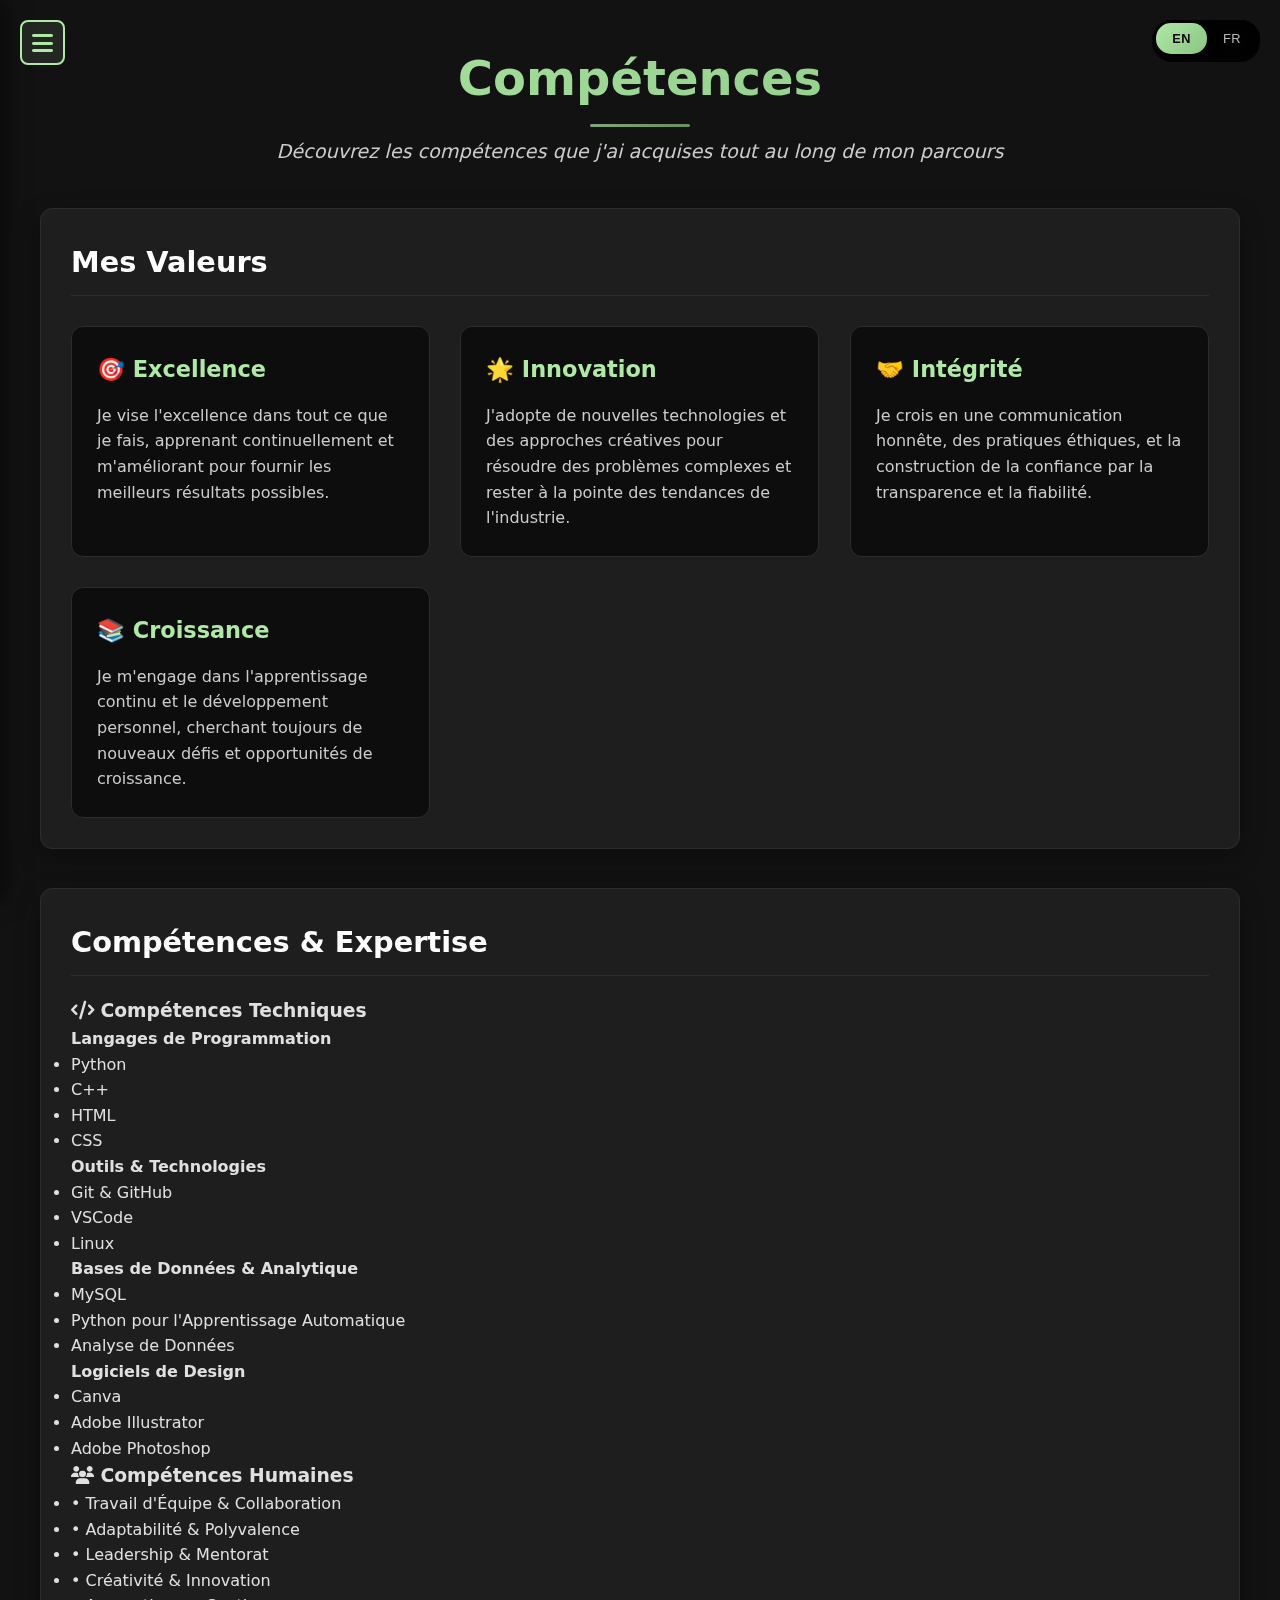
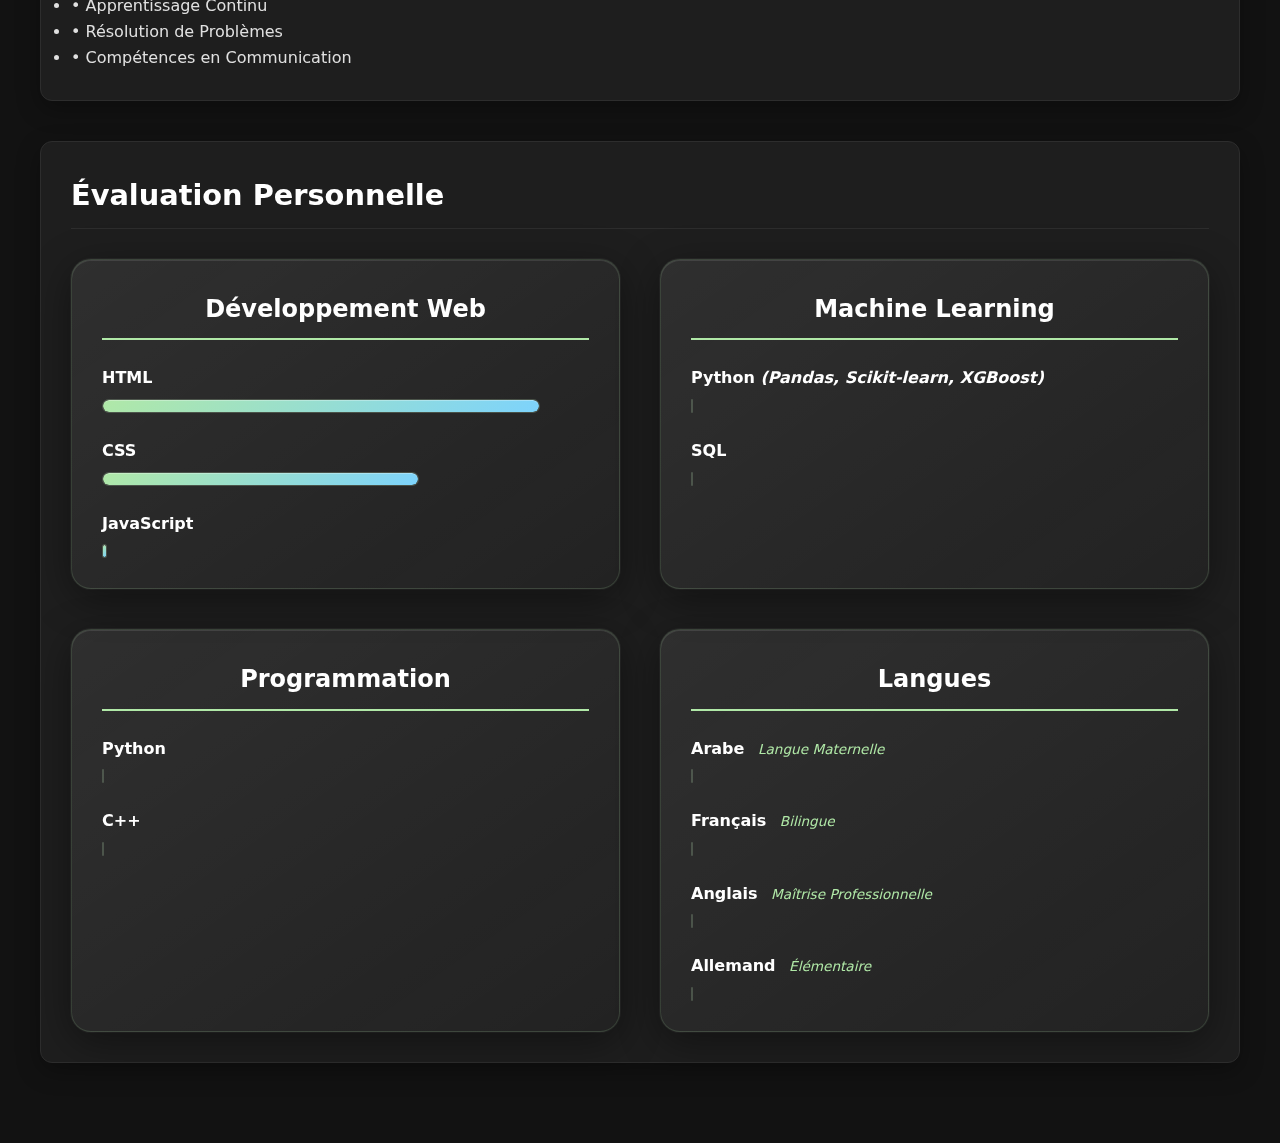
<file: skills-fr.html>
<!DOCTYPE html>
<html lang="fr">
<head>
    <meta charset="UTF-8">
    <meta name="viewport" content="width=device-width, initial-scale=1.0">
    <title>Compétences - Fayala Hakim</title>
    <link rel="stylesheet" href="https://cdnjs.cloudflare.com/ajax/libs/font-awesome/6.4.0/css/all.min.css">
    <link rel="stylesheet" href="main.css">
    <link rel="stylesheet" href="skills.css">
    <link rel="stylesheet" href="language-switcher.css">
    <link rel="icon" type="image/x-icon" href="/images/favicon.ico">
</head>
<body>
    <div class="language-switcher">
        <div class="language-toggle">
            <span class="language-option" data-lang="en">EN</span>
            <span class="language-option" data-lang="fr">FR</span>
            <div class="toggle-slider"></div>
        </div>
    </div>
    <button class="nav-toggle" aria-label="Basculer la navigation">
        <i class="fas fa-bars"></i>
    </button>
    <div class="sidebar-overlay"></div>
    <div class="container">
        <!-- Left Sidebar Navigation -->
        <nav class="sidebar">
            <div class="profile">
                <img src="images/profile-picture.png" alt="Fayala Hakim" class="profile-img">
                <h1>Fayala Hakim</h1>
                <p class="job-title">Étudiant</p>
            </div>
            
            <ul class="nav-menu">
                <li><a href="index-fr.html">Accueil</a></li>
                <li><a href="experience-fr.html">Éducation & Expérience Professionnelle</a></li>
                <li><a href="skills-fr.html" class="active">Compétences</a></li>
                <li><a href="certifications-fr.html">Diplômes & Certifications</a></li>
                <li><a href="projects-fr.html">Projets</a></li>
                <li><a href="contact-fr.html">Contact</a></li>
            </ul>
        </nav>

        <!-- Main Content -->
        <main class="main-content">
            <div class="page-header">
                <h1 class="page-title fade-in">Compétences</h1>
                <p class="page-subtitle fade-in">Découvrez les compétences que j'ai acquises tout au long de mon parcours</p>
            </div>

            <div class="content-section fade-in">
                <h2 class="section-title">Mes Valeurs</h2>
                <div class="cards-grid">
                    <div class="card">
                        <h3>🎯 Excellence</h3>
                        <p>Je vise l'excellence dans tout ce que je fais, apprenant continuellement et m'améliorant pour fournir les meilleurs résultats possibles.</p>
                    </div>
                    
                    <div class="card">
                        <h3>🌟 Innovation</h3>
                        <p>J'adopte de nouvelles technologies et des approches créatives pour résoudre des problèmes complexes et rester à la pointe des tendances de l'industrie.</p>
                    </div>
                    
                    <div class="card">
                        <h3>🤝 Intégrité</h3>
                        <p>Je crois en une communication honnête, des pratiques éthiques, et la construction de la confiance par la transparence et la fiabilité.</p>
                    </div>
                    
                    <div class="card">
                        <h3>📚 Croissance</h3>
                        <p>Je m'engage dans l'apprentissage continu et le développement personnel, cherchant toujours de nouveaux défis et opportunités de croissance.</p>
                    </div>
                </div>
            </div>

            <div class="content-section fade-in">
                <h2 class="section-title">Compétences & Expertise</h2>
                <div class="enhanced-cards-grid">
                    <div class="enhanced-card">
                        <h3><i class="fas fa-code"></i> Compétences Techniques</h3>
                        
                        <div class="skill-category-group">
                            <h4>Langages de Programmation</h4>
                            <ul class="skill-list">
                                <li>Python</li>
                                <li>C++</li>
                                <li>HTML</li>
                                <li>CSS</li>
                            </ul>
                        </div>

                        <div class="skill-category-group">
                            <h4>Outils & Technologies</h4>
                            <ul class="skill-list">
                                <li>Git & GitHub</li>
                                <li>VSCode</li>
                                <li>Linux</li>
                            </ul>
                        </div>

                        <div class="skill-category-group">
                            <h4>Bases de Données & Analytique</h4>
                            <ul class="skill-list">
                                <li>MySQL</li>
                                <li>Python pour l'Apprentissage Automatique</li>
                                <li>Analyse de Données</li>
                            </ul>
                        </div>

                        <div class="skill-category-group">
                            <h4>Logiciels de Design</h4>
                            <ul class="skill-list">
                                <li>Canva</li>
                                <li>Adobe Illustrator</li>
                                <li>Adobe Photoshop</li>
                            </ul>
                        </div>
                    </div>
                    
                    <div class="enhanced-card">
                        <h3><i class="fas fa-users"></i> Compétences Humaines</h3>
                        <ul class="soft-skill-list">
                            <li><span class="bullet">•</span> Travail d'Équipe & Collaboration</li>
                            <li><span class="bullet">•</span> Adaptabilité & Polyvalence</li>
                            <li><span class="bullet">•</span> Leadership & Mentorat</li>
                            <li><span class="bullet">•</span> Créativité & Innovation</li>
                            <li><span class="bullet">•</span> Apprentissage Continu</li>
                            <li><span class="bullet">•</span> Résolution de Problèmes</li>
                            <li><span class="bullet">•</span> Compétences en Communication</li>
                        </ul>
                    </div>
                </div>
            </div>

            <div class="content-section fade-in">
                <h2 class="section-title">Évaluation Personnelle</h2>
                <div class="skills-container">
                    <div class="skill-category">
                        <h3>Développement Web</h3>
                        <div class="skill-bar">
                            <span class="skill-name">HTML</span>
                            <div class="skill-progress" data-width="90%"></div>
                        </div>
                        <div class="skill-bar">
                            <span class="skill-name">CSS</span>
                            <div class="skill-progress" data-width="65%"></div>
                        </div>
                        <div class="skill-bar">
                            <span class="skill-name">JavaScript</span>
                            <div class="skill-progress" data-width="1%"></div>
                        </div>
                    </div>

                    <div class="skill-category">
                        <h3>Machine Learning</h3>
                        <div class="skill-bar">
                            <span class="skill-name">Python <i>(Pandas, Scikit-learn, XGBoost)</i></span>
                            <div class="skill-progress" data-width="40%"></div>
                        </div>
                        <div class="skill-bar">
                            <span class="skill-name">SQL</span>
                            <div class="skill-progress" data-width="25%"></div>
                        </div>
                    </div>

                    <div class="skill-category">
                        <h3>Programmation</h3>
                        <div class="skill-bar">
                            <span class="skill-name">Python</span>
                            <div class="skill-progress" data-width="80%"></div>
                        </div>
                        <div class="skill-bar">
                            <span class="skill-name">C++</span>
                            <div class="skill-progress" data-width="50%"></div>
                        </div>
                    </div>

                    <div class="skill-category">
                        <h3>Langues</h3>
                        <div class="skill-bar">
                            <span class="skill-name">Arabe <span class="language-level">Langue Maternelle</span></span>
                            <div class="skill-progress" data-width="100%"></div>
                        </div>
                        <div class="skill-bar">
                            <span class="skill-name">Français <span class="language-level">Bilingue</span></span>
                            <div class="skill-progress" data-width="95%"></div>
                        </div>
                        <div class="skill-bar">
                            <span class="skill-name">Anglais <span class="language-level">Maîtrise Professionnelle</span></span>
                            <div class="skill-progress" data-width="95%"></div>
                        </div>
                        <div class="skill-bar">
                            <span class="skill-name">Allemand <span class="language-level">Élémentaire</span></span>
                            <div class="skill-progress" data-width="30%"></div>
                        </div>
                    </div>
                </div>
            </div>
            
            
        </main>
    </div>

    <script>
document.addEventListener('DOMContentLoaded', function() {
    // Navigation functionality
    const navToggle = document.querySelector('.nav-toggle');
    const sidebar = document.querySelector('.sidebar');
    const overlay = document.querySelector('.sidebar-overlay');
    const mainContent = document.querySelector('.main-content');

        function toggleNav() {
            sidebar.classList.toggle('active');
            overlay.classList.toggle('active');
            // Don't block scrolling on PC
            if (window.innerWidth <= 768) {
                document.body.style.overflow = sidebar.classList.contains('active') ? 'hidden' : '';
            }
        }

        // Event listeners for navigation toggle
        if (navToggle) {
            navToggle.addEventListener('click', toggleNav);
        }
        if (overlay) {
            overlay.addEventListener('click', toggleNav);
        }

        // Close navigation when clicking a link
        const navLinks = document.querySelectorAll('.nav-menu a');
        navLinks.forEach(link => {
            link.addEventListener('click', () => {
                if (sidebar.classList.contains('active')) {
                    toggleNav();
                }
            });
        });    // Handle window resize
    window.addEventListener('resize', () => {
        if (window.innerWidth > 768 && sidebar.classList.contains('active')) {
            toggleNav();
        }
    });

    // Skills animation
    const skillBars = document.querySelectorAll('.skill-progress');
    skillBars.forEach((bar, index) => {
        const width = bar.getAttribute('data-width');
        setTimeout(() => {
            bar.style.width = width;
        }, 500 + (index * 100));
    });
});
</script>
<script src="language-switcher.js"></script>
</body>
</html>
</file>
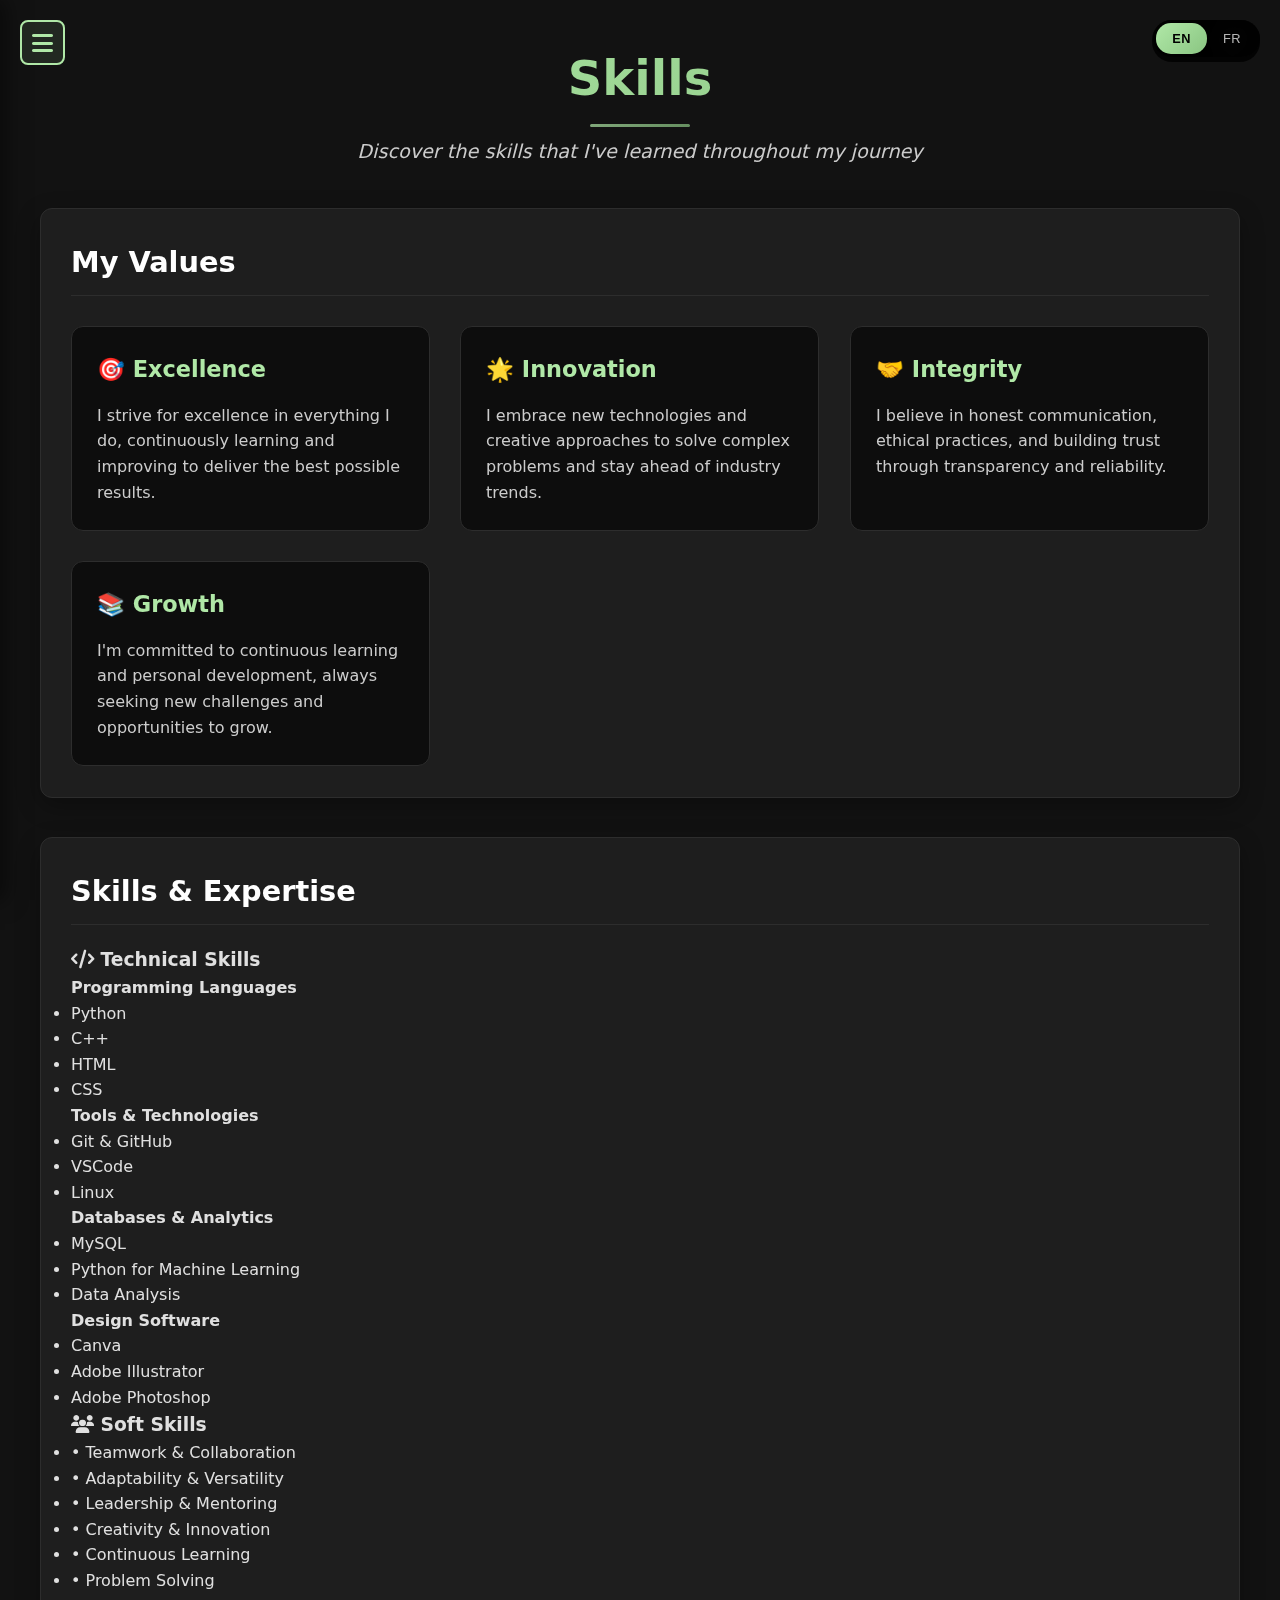
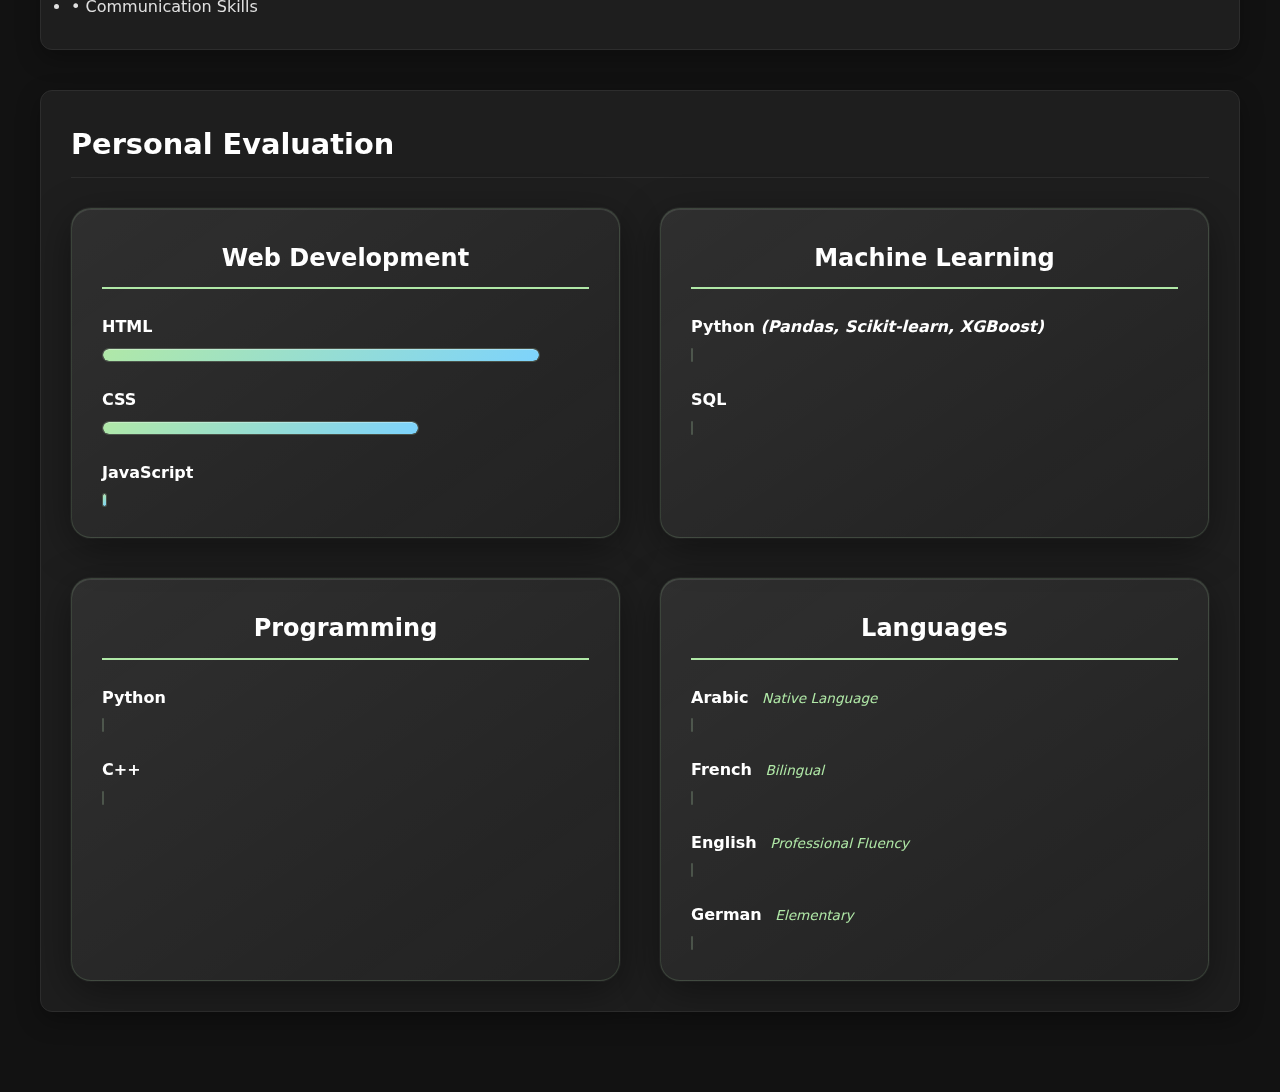
<file: skills.html>
<!DOCTYPE html>
<html lang="en">
<head>
    <meta charset="UTF-8">
    <meta name="viewport" content="width=device-width, initial-scale=1.0">
    <title>Education - Fayala Hakim</title>
    <link rel="stylesheet" href="https://cdnjs.cloudflare.com/ajax/libs/font-awesome/6.4.0/css/all.min.css">
    <link rel="stylesheet" href="main.css">
    <link rel="stylesheet" href="skills.css">
    <link rel="stylesheet" href="language-switcher.css">
    <link rel="icon" type="image/x-icon" href="/images/favicon.ico">
</head>
<body>
    <div class="language-switcher">
        <div class="language-toggle">
            <span class="language-option" data-lang="en">EN</span>
            <span class="language-option" data-lang="fr">FR</span>
            <div class="toggle-slider"></div>
        </div>
    </div>
    <button class="nav-toggle" aria-label="Toggle navigation">
        <i class="fas fa-bars"></i>
    </button>
    <div class="sidebar-overlay"></div>
    <div class="container">
        <!-- Left Sidebar Navigation -->
        <nav class="sidebar">
            <div class="profile">
                <img src="images/profile-picture.png" alt="Fayala Hakim" class="profile-img">
                <h1>Fayala Hakim</h1>
                <p class="job-title">Student</p>
            </div>
            
            <ul class="nav-menu">
                <li><a href="index.html">Welcome</a></li>
                <li><a href="experience.html">Education & Job Experience</a></li>
                <li><a href="skills.html" class="active">Skills</a></li>
                <li><a href="certifications.html">Diplomas & Certifications</a></li>
                <li><a href="projects.html">Projects</a></li>
                <li><a href="contact.html">Contact</a></li>
            </ul>
        </nav>

        <!-- Main Content -->
        <main class="main-content">
            <div class="page-header">
                <h1 class="page-title fade-in">Skills</h1>
                <p class="page-subtitle fade-in">Discover the skills that I've learned throughout my journey</p>
            </div>

            <div class="content-section fade-in">
                <h2 class="section-title">My Values</h2>
                <div class="cards-grid">
                    <div class="card">
                        <h3>🎯 Excellence</h3>
                        <p>I strive for excellence in everything I do, continuously learning and improving to deliver the best possible results.</p>
                    </div>
                    
                    <div class="card">
                        <h3>🌟 Innovation</h3>
                        <p>I embrace new technologies and creative approaches to solve complex problems and stay ahead of industry trends.</p>
                    </div>
                    
                    <div class="card">
                        <h3>🤝 Integrity</h3>
                        <p>I believe in honest communication, ethical practices, and building trust through transparency and reliability.</p>
                    </div>
                    
                    <div class="card">
                        <h3>📚 Growth</h3>
                        <p>I'm committed to continuous learning and personal development, always seeking new challenges and opportunities to grow.</p>
                    </div>
                </div>
            </div>

            <div class="content-section fade-in">
                <h2 class="section-title">Skills & Expertise</h2>
                <div class="enhanced-cards-grid">
                    <div class="enhanced-card">
                        <h3><i class="fas fa-code"></i> Technical Skills</h3>
                        
                        <div class="skill-category-group">
                            <h4>Programming Languages</h4>
                            <ul class="skill-list">
                                <li>Python</li>
                                <li>C++</li>
                                <li>HTML</li>
                                <li>CSS</li>
                            </ul>
                        </div>

                        <div class="skill-category-group">
                            <h4>Tools & Technologies</h4>
                            <ul class="skill-list">
                                <li>Git & GitHub</li>
                                <li>VSCode</li>
                                <li>Linux</li>
                            </ul>
                        </div>

                        <div class="skill-category-group">
                            <h4>Databases & Analytics</h4>
                            <ul class="skill-list">
                                <li>MySQL</li>
                                <li>Python for Machine Learning</li>
                                <li>Data Analysis</li>
                            </ul>
                        </div>

                        <div class="skill-category-group">
                            <h4>Design Software</h4>
                            <ul class="skill-list">
                                <li>Canva</li>
                                <li>Adobe Illustrator</li>
                                <li>Adobe Photoshop</li>
                            </ul>
                        </div>
                    </div>
                    
                    <div class="enhanced-card">
                        <h3><i class="fas fa-users"></i> Soft Skills</h3>
                        <ul class="soft-skill-list">
                            <li><span class="bullet">•</span> Teamwork & Collaboration</li>
                            <li><span class="bullet">•</span> Adaptability & Versatility</li>
                            <li><span class="bullet">•</span> Leadership & Mentoring</li>
                            <li><span class="bullet">•</span> Creativity & Innovation</li>
                            <li><span class="bullet">•</span> Continuous Learning</li>
                            <li><span class="bullet">•</span> Problem Solving</li>
                            <li><span class="bullet">•</span> Communication Skills</li>
                        </ul>
                    </div>
                </div>
            </div>

            <div class="content-section fade-in">
                <h2 class="section-title">Personal Evaluation</h2>
                <div class="skills-container">
                    <div class="skill-category">
                        <h3>Web Development</h3>
                        <div class="skill-bar">
                            <span class="skill-name">HTML</span>
                            <div class="skill-progress" data-width="90%"></div>
                        </div>
                        <div class="skill-bar">
                            <span class="skill-name">CSS</span>
                            <div class="skill-progress" data-width="65%"></div>
                        </div>
                        <div class="skill-bar">
                            <span class="skill-name">JavaScript</span>
                            <div class="skill-progress" data-width="1%"></div>
                        </div>
                    </div>

                    <div class="skill-category">
                        <h3>Machine Learning</h3>
                        <div class="skill-bar">
                            <span class="skill-name">Python <i >(Pandas, Scikit-learn, XGBoost)</i></span>
                            <div class="skill-progress" data-width="40%"></div>
                        </div>
                        <div class="skill-bar">
                            <span class="skill-name">SQL</span>
                            <div class="skill-progress" data-width="25%"></div>
                        </div>
                    </div>

                    <div class="skill-category">
                        <h3>Programming</h3>
                        <div class="skill-bar">
                            <span class="skill-name">Python</span>
                            <div class="skill-progress" data-width="80%"></div>
                        </div>
                        <div class="skill-bar">
                            <span class="skill-name">C++</span>
                            <div class="skill-progress" data-width="50%"></div>
                        </div>
                    </div>

                    <div class="skill-category">
                        <h3>Languages</h3>
                        <div class="skill-bar">
                            <span class="skill-name">Arabic <span class="language-level">Native Language</span></span>
                            <div class="skill-progress" data-width="100%"></div>
                        </div>
                        <div class="skill-bar">
                            <span class="skill-name">French <span class="language-level">Bilingual</span></span>
                            <div class="skill-progress" data-width="95%"></div>
                        </div>
                        <div class="skill-bar">
                            <span class="skill-name">English <span class="language-level">Professional Fluency</span></span>
                            <div class="skill-progress" data-width="95%"></div>
                        </div>
                        <div class="skill-bar">
                            <span class="skill-name">German <span class="language-level">Elementary</span></span>
                            <div class="skill-progress" data-width="30%"></div>
                        </div>
                    </div>
                </div>
            </div>
            
            
        </main>
    </div>

    <script>
document.addEventListener('DOMContentLoaded', function() {
    // Navigation functionality
    const navToggle = document.querySelector('.nav-toggle');
    const sidebar = document.querySelector('.sidebar');
    const overlay = document.querySelector('.sidebar-overlay');
    const mainContent = document.querySelector('.main-content');

        function toggleNav() {
            sidebar.classList.toggle('active');
            overlay.classList.toggle('active');
            // Don't block scrolling on PC
            if (window.innerWidth <= 768) {
                document.body.style.overflow = sidebar.classList.contains('active') ? 'hidden' : '';
            }
        }

        // Event listeners for navigation toggle
        if (navToggle) {
            navToggle.addEventListener('click', toggleNav);
        }
        if (overlay) {
            overlay.addEventListener('click', toggleNav);
        }

        // Close navigation when clicking a link
        const navLinks = document.querySelectorAll('.nav-menu a');
        navLinks.forEach(link => {
            link.addEventListener('click', () => {
                if (sidebar.classList.contains('active')) {
                    toggleNav();
                }
            });
        });    // Handle window resize
    window.addEventListener('resize', () => {
        if (window.innerWidth > 768 && sidebar.classList.contains('active')) {
            toggleNav();
        }
    });

    // Skills animation
    const skillBars = document.querySelectorAll('.skill-progress');
    skillBars.forEach((bar, index) => {
        const width = bar.getAttribute('data-width');
        setTimeout(() => {
            bar.style.width = width;
        }, 500 + (index * 100));
    });
});
</script>
<script src="language-switcher.js"></script>
</body>
</html>
</file>
<file: card-3d.css>
.card {
    box-shadow: none;
    backface-visibility: visible;
    background: transparent;
    font-family: Inter,-apple-system,BlinkMacSystemFont,Segoe UI,Roboto,Oxygen,Ubuntu,Cantarell,Open Sans,Helvetica Neue,sans-serif;
    transform-style: preserve-3d;
    padding: 0;
    height: auto;
    margin: 0 2rem 0 0;
    width: 18rem;
    height: 25rem;
    float: left;
    transition: all 0.2s ease-out;
    border: none;
    letter-spacing: 1px;
}
.flip, .unflip {
    background: rgba(0,0,0,0.1);
    font-size: 1rem;
    position: absolute;
    top: 1rem;
    right: 1rem;
    padding: 0.5rem 0.75rem;
    border-radius: 100px;
    line-height: 1rem;
    cursor: pointer;
    transition: all 0.1s ease-out;
}
.unflip {
    top: auto;
    background: #2d2d62;
    bottom: 1rem;
}
.flip:hover {
  background: rgba(0,0,0,0.3);
}
.card .flip-inner-card {
    transform: rotateY(180deg);
    position: absolute;
    top: 0;
    padding: 2rem 1.5rem;
    box-sizing: border-box;
    left: 0;
    width: 100%;
    height: 100%;
}
/* Align front flip button with back button position (absolute) */
.face-btn.flip { top: auto; bottom: .95rem; right: .95rem; position: absolute; }
/* Provide clearance so button doesn't cover action buttons */
.profile-3d-face.front .front-scroll { padding-bottom: 4.2rem; }

/* ========================= */
/* New 3D Profile Card Styles*/
/* ========================= */
.profile-3d-wrapper {
    width: 26rem; /* widened */
    /* height removed to allow JS dynamic sizing */
    min-height: 32rem; /* safety baseline */
    perspective: 2100px;
    position: relative;
    margin: 0 auto 2.5rem; /* center horizontally */
    font-family: system-ui,-apple-system,"Segoe UI",Roboto,Helvetica,Arial,sans-serif;
    float: none; /* ensure legacy float doesn't affect layout */
}
@media (max-width: 920px){
    .profile-3d-wrapper { width: 26rem; }
}
@media (max-width: 700px){
    .profile-3d-wrapper { width: 22rem; height: 34rem; }
}
@media (max-width: 580px){
    .profile-3d-wrapper { width: 20rem; height: 34rem; }
}
@media (max-width: 500px){
    .profile-3d-wrapper { width: 19rem; height: 34rem; }
    .profile-3d-wrapper { width: 22rem; }
}

.profile-3d-rotator {
    position: relative;
    width: 100%;
    height: 100%;
    transform-style: preserve-3d;
    transition: transform .85s cubic-bezier(.22,.68,.32,1.05), filter .3s;
}
.profile-3d-rotator.flipped { transform: rotateY(180deg); }

.profile-3d-face {
    position: absolute;
    inset: 0;
    border-radius: 16px;
    overflow: hidden;
    display: flex;
    flex-direction: column;
    backface-visibility: hidden;
    background: linear-gradient(135deg, #1E1E1E, #121212);
    border: 1px solid #2D2D2D;
    box-shadow: 0 14px 35px -10px rgba(0,0,0,.6);
}
.profile-3d-face.back { 
    transform: rotateY(180deg);
    background: linear-gradient(135deg,#0d0d0d,#1a1a1a);
    border: 1px solid #b0e8a7;
    box-shadow: 0 16px 40px -12px rgba(176,232,167,0.35);
}

.face-btn {
    position: absolute;
    top: .95rem;
    right: .95rem;
    padding: .65rem 1rem;
    border-radius: 44px;
    font-size: .8rem;
    letter-spacing: .6px;
    font-weight: 600;
    color: #b0e8a7;
    background: rgba(176,232,167,0.1);
    border: 1px solid #b0e8a7;
    cursor: pointer;
    display: inline-flex;
    align-items: center;
    gap: .5rem;
    backdrop-filter: blur(4px);
    transition: background .3s, transform .3s, box-shadow .3s;
}
.face-btn:hover { 
    background: rgba(176,232,167,0.18); 
    box-shadow: 0 6px 20px -6px rgba(176,232,167,0.4); 
    transform: translateY(-2px); 
}
.face-btn.unflip { top: auto; bottom: .9rem; }

.glare-layer { position:absolute; inset:0; pointer-events:none; mix-blend-mode:screen; opacity:.35; background: radial-gradient(circle at 50% 50%, rgba(255,255,255,0.25), transparent 60%); transition: background .25s; }

.front-scroll, .back-scroll { flex:1; padding:1.4rem 1.3rem 1.2rem; overflow: hidden; }
/* Remove custom scrollbars since scrolling removed */
.front-scroll::-webkit-scrollbar, .back-scroll::-webkit-scrollbar { display:none; }

.face-header { display:flex; gap:1rem; align-items:center; margin-bottom:1rem; }
.face-avatar { width:105px; height:105px; border-radius:50%; object-fit:cover; border:3px solid #b0e8a7; box-shadow:0 0 0 4px rgba(176,232,167,0.12); transition: transform .4s, box-shadow .4s; }
.face-avatar:hover { transform:scale(1.05) rotate(-2deg); box-shadow:0 8px 30px -6px rgba(176,232,167,0.55); }
.face-name { margin:0 0 .35rem; font-size:1.75rem; color:#fff; line-height:1.1; letter-spacing:.5px; }
.face-role { margin:0 0 .45rem; font-size:1rem; color:#b0e8a7; font-style:italic; letter-spacing:.4px; }
.face-location { margin:0; font-size:.82rem; color:#cfcfcf; letter-spacing:.6px; }
.face-location i { color:#b0e8a7; margin-right:.35rem; }

.face-section { margin-bottom:.95rem; }
.face-section:last-of-type { margin-bottom:.6rem; }
.face-section h3 { margin:0 0 .55rem; font-size:1.05rem; font-weight:600; color:#b0e8a7; display:flex; align-items:center; gap:.5rem; letter-spacing:.6px; position:relative; }
.face-section h3:after { content:''; flex:1; height:1px; background:linear-gradient(90deg, rgba(176,232,167,.45), transparent); margin-left:.55rem; }
.about-text { margin:0; font-size:.82rem; line-height:1.55; color:#dedede; text-align:justify; }

.skill-chip-grid { display:grid; grid-template-columns:repeat(auto-fill,minmax(80px,1fr)); gap:.45rem; }
.skill-chip { padding:.48rem .65rem; font-size:.7rem; text-transform:uppercase; letter-spacing:.7px; background:rgba(176,232,167,0.08); border:1px solid rgba(176,232,167,0.35); color:#b0e8a7; border-radius:8px; font-weight:600; display:inline-flex; justify-content:center; align-items:center; transition: background .3s, transform .3s, border-color .3s; }
.skill-chip:hover { background:rgba(176,232,167,0.18); transform:translateY(-2px); border-color:#b0e8a7; }

.highlights { margin:0; padding-left:1.1rem; display:grid; gap:.4rem; font-size:.74rem; color:#dcdcdc; }
.highlights li { line-height:1.35; }

.face-actions { display:flex; flex-direction:column; gap:.5rem; margin-top:.3rem; }
.action-btn { padding:.75rem .95rem; 
    font-size:.8rem; font-weight:600; 
    letter-spacing:.7px; 
    border-radius:9px; 
    text-decoration:none; 
    text-align:center; 
    display:inline-flex; align-items:center; 
    justify-content:center; gap:.55rem; 
    border:1px solid #b0e8a7; 
    background:#1E1E1E; 
    color:#fff; 
    transition: background .35s, transform .35s, box-shadow .35s; 
}
.action-btn.primary { background:transparent; 
    color:#b0e8a7; 
    margin-top: 15px;
}

.action-btn.secondary { background:transparent; 
    color:#b0e8a7; 
}

.action-btn:hover { background:rgba(176,232,167,.12); 
    transform:translateY(-3px); 
    box-shadow:0 10px 26px -8px rgba(176,232,167,0.45); 
}

.action-btn.secondary:hover { background:rgba(176,232,167,.08); }

/* Back */
.back-title { margin:0 0 1rem; font-size:1.15rem; color:#fff; display:flex; align-items:center; gap:.55rem; font-weight:600; letter-spacing:.5px; }
.back-title i { color:#b0e8a7; }
.contact-list { display:grid; gap:.5rem; margin-bottom:1rem; }
.contact-row { display:flex; align-items:center; gap:.65rem; font-size:.78rem; letter-spacing:.5px; padding:.65rem .75rem; background:rgba(176,232,167,0.07); border:1px solid rgba(176,232,167,.25); border-left:3px solid #b0e8a7; border-radius:9px; color:#e0e0e0; }
.contact-row i { color:#b0e8a7; }

.stats-grid { display:grid; grid-template-columns:repeat(3,1fr); gap:.5rem; margin-bottom:1rem; }
.stat-box { position:relative; padding:.6rem .5rem .55rem; text-align:center; background:rgba(176,232,167,0.06); border:1px solid rgba(176,232,167,.3); border-radius:10px; overflow:hidden; }
.stat-box:after { content:''; position:absolute; inset:0; background:radial-gradient(circle at 30% 25%, rgba(176,232,167,.2), transparent 65%); opacity:.7; pointer-events:none; }
.stat-box h4 { margin:0; font-size:1.35rem; color:#b0e8a7; letter-spacing:1px; }
.stat-box p { margin:.25rem 0 0; font-size:.62rem; letter-spacing:.55px; color:#d0d0d0; }

.social-grid { display:grid; grid-template-columns:repeat(3,1fr); gap:.55rem; }
.social-btn { display:flex; align-items:center; justify-content:center; height:44px; border:1px solid #b0e8a7; color:#b0e8a7; border-radius:10px; text-decoration:none; font-size:1rem; transition: background .35s, transform .35s, box-shadow .35s; }
.social-btn:hover { background:#b0e8a7; color:#121212; transform:translateY(-3px); box-shadow:0 8px 26px -6px rgba(176,232,167,0.45); }

@media (max-width: 620px){
    .face-header { flex-direction:column; text-align:center; }
    .face-avatar { width:92px; height:92px; }
    .face-name { font-size:1.55rem; }
    .face-role { font-size:.95rem; }
    .skill-chip-grid { grid-template-columns:repeat(auto-fill,minmax(70px,1fr)); }
}

@media (prefers-reduced-motion: reduce){
 .profile-3d-rotator { transition:none; }
 .face-btn, .action-btn, .skill-chip, .social-btn { transition:none; }
}
.inner-card-backface {
    transform: rotateX(0) rotateY(0deg) scale(1) translateZ(-4px);
    border-radius: 14px;
    background: linear-gradient(45deg, #0b0b2a, #0b0b2a);
    position: absolute;
    top: 0;
    color: white;
    padding: 2rem;
    box-sizing: border-box;
    transition: all 0.15s ease-out;
    will-change: transform, filter;
    left: 0;
    width: 100%;
    height: 100%;
}
.card.flipped {
    transform: rotateY(180deg);
}
.card .flip-inner-card {
    transform: rotateY(180deg);
    position: absolute;
    top: 0;
    padding: 2rem 1.5rem;
    box-sizing: border-box;
    left: 0;
    width: 100%;
    height: 100%;
}
</file>
<file: language-switcher.css>
/* Language Switcher Styles */
.language-switcher {
    position: fixed;
    top: 20px;
    right: 20px;
    z-index: 1000;
    background: rgba(0, 0, 0, 0.8);
    border-radius: 20px;
    padding: 3px;
    backdrop-filter: blur(10px);
    transition: all 0.3s ease;
}

.language-toggle {
    display: flex;
    background: transparent;
    border-radius: 17px;
    padding: 0;
    position: relative;
}

.language-option {
    padding: 8px 16px;
    border: none;
    background: transparent;
    color: rgba(255, 255, 255, 0.7);
    font-size: 0.8rem;
    font-weight: 500;
    cursor: pointer;
    transition: all 0.3s ease;
    border-radius: 15px;
    position: relative;
    z-index: 2;
    user-select: none;
    text-transform: uppercase;
    letter-spacing: 0.5px;
}

.language-option:hover {
    color: #fff;
}

.language-option.active {
    color: #000;
    font-weight: 600;
}

.language-slider {
    position: absolute;
    top: 0;
    bottom: 0;
    width: 50%;
    background: linear-gradient(135deg, #b0e8a7, #8ac582);
    border-radius: 15px;
    transition: transform 0.3s ease;
    z-index: 1;
}

.language-slider.french {
    transform: translateX(100%);
}

/* Mobile responsive */
@media (max-width: 768px) {
    .language-switcher {
        top: 15px;
        right: 15px;
        padding: 2px;
        border-radius: 18px;
    }
    
    .language-toggle {
        border-radius: 16px;
    }
    
    .language-option {
        padding: 6px 12px;
        font-size: 0.75rem;
        border-radius: 14px;
    }
    
    .language-slider {
        border-radius: 14px;
    }
}

@media (max-width: 480px) {
    .language-switcher {
        top: 10px;
        right: 10px;
        padding: 2px;
        border-radius: 16px;
    }
    
    .language-toggle {
        border-radius: 14px;
    }
    
    .language-option {
        padding: 5px 10px;
        font-size: 0.7rem;
        border-radius: 12px;
    }
    
    .language-slider {
        border-radius: 12px;
    }
}
</file>
<file: certifications.css>
/* Responsive Design */
@media (max-width: 900px) {
    .education-grid {
        gap: 15px;
    }
    .education-card {
        flex-direction: column;
        padding: 15px;
    }
    .education-icon {
        font-size: 2rem;
        margin-right: 10px;
    }
}

@media (max-width: 600px) {
    .education-grid {
        gap: 6px;
        padding: 0 2px;
    }
    .education-card {
        padding: 12px 8px;
        border-radius: 14px;
        box-shadow: 0 4px 18px rgba(0,0,0,0.18);
    }
    .education-icon {
        font-size: 1.08rem;
        margin-right: 4px;
    }
}
/* Certifications Page Specific Styles */

/* Education Section */
.education-grid {
    display: grid;
    gap: 30px;
    margin-top: 30px;
}

.education-card {
    display: flex;
    background: linear-gradient(145deg, rgba(255, 255, 255, 0.08), rgba(255, 255, 255, 0.02));
    backdrop-filter: blur(15px);
    border-radius: 20px;
    padding: 30px;
    border: 1px solid rgba(176, 232, 167, 0.15);
    transition: all 0.4s cubic-bezier(0.25, 0.46, 0.45, 0.94);
    position: relative;
    overflow: hidden;
    box-shadow: 
        0 10px 40px rgba(0, 0, 0, 0.3),
        0 0 0 1px rgba(255, 255, 255, 0.05),
        inset 0 1px 0 rgba(255, 255, 255, 0.1);
}

.education-card::before {
    content: '';
    position: absolute;
    top: 0;
    left: 0;
    right: 0;
    height: 3px;
    background: linear-gradient(90deg, #b0e8a7, #7dd3fc, #b0e8a7);
    opacity: 0;
    transition: opacity 0.4s ease;
}

.education-card:hover::before {
    opacity: 1;
}

.education-card:hover {
    transform: translateY(-10px);
    box-shadow: 
        0 20px 60px rgba(0, 0, 0, 0.4),
        0 0 0 1px rgba(176, 232, 167, 0.2),
        inset 0 1px 0 rgba(255, 255, 255, 0.15);
    border-color: rgba(176, 232, 167, 0.3);
}

.education-icon {
    font-size: 3rem;
    margin-right: 25px;
    display: flex;
    align-items: flex-start;
    padding-top: 5px;
}

.education-content {
    flex: 1;
}

.education-content h3 {
    color: #b0e8a7;
    font-size: 1.5rem;
    margin-bottom: 10px;
}

.institution {
    color: #fff;
    font-size: 1.1rem;
    font-weight: bold;
    margin-bottom: 5px;
}

.year {
    color: #ccc;
    font-style: italic;
    margin-bottom: 15px;
}

.description {
    color: #ccc;
    line-height: 1.6;
    margin-bottom: 20px;
}

.downloads {
    display: flex;
    flex-wrap: wrap;
    gap: 8px;
}

.download-tag {
    background: rgba(176,232,167,0.1);
    color: #b0e8a7;
    border: 1px solid #b0e8a7;
    padding: 4px 12px;
    border-radius: 15px;
    font-size: 0.8rem;
    font-weight: bold;
    margin-top: 15px;
    position: relative;
    text-align: center;
    text-decoration: none;
}


/* Certifications Section */
.certifications-grid {
    display: grid;
    grid-template-columns: repeat(auto-fit, minmax(350px, 1fr));
    gap: 30px;
    margin-top: 30px;
}

.cert-card {
    background: linear-gradient(135deg, #1a1a1a, #0d0d0d);
    border-radius: 12px;
    padding: 25px;
    border: 1px solid #333;
    transition: all 0.3s ease;
    position: relative;
    overflow: hidden;
}

.cert-card::after {
    content: '';
    position: absolute;
    top: 0;
    right: 0;
    width: 50px;
    height: 50px;
    background: #b0e8a7;
    opacity: 0.1;
    clip-path: polygon(100% 0, 0 0, 100% 100%);
}

.cert-card:hover {
    transform: translateY(-8px);
    box-shadow: 0 15px 40px rgba(176,232,167,0.15);
    border-color: #b0e8a7;
}

.cert-badge {
    text-align: center;
    margin-bottom: 20px;
}

.cert-icon {
    width: 80px;
    height: 80px;
    margin: 0 auto;
    background: #b0e8a7;
    border-radius: 50%;
    display: flex;
    align-items: center;
    justify-content: center;
    font-weight: bold;
    color: #000;
    font-size: 1.2rem;
    box-shadow: 0 8px 25px rgba(176,232,167,0.3);
    transition: transform 0.3s ease;
}

.cert-card:hover .cert-icon {
    transform: scale(1.1) rotate(5deg);
}

.cert-content h3 {
    color: #b0e8a7;
    font-size: 1.3rem;
    margin-bottom: 10px;
    text-align: center;
}

.cert-issuer {
    color: #fff;
    font-weight: bold;
    text-align: center;
    margin-bottom: 8px;
}

.cert-date,
.cert-expires {
    color: #ccc;
    font-size: 0.9rem;
    text-align: center;
    margin-bottom: 5px;
}

.cert-description {
    color: #ccc;
    line-height: 1.6;
    margin: 15px 0;
    text-align: justify;
}

.cert-skills {
    display: flex;
    flex-wrap: wrap;
    gap: 8px;
    justify-content: center;
    margin-top: 15px;
}

.skill-tag {
    background: #b0e8a7;
    color: #000;
    padding: 4px 12px;
    border-radius: 15px;
    font-size: 0.8rem;
    font-weight: bold;
    transition: all 0.3s ease;
}

.skill-tag:hover {
    transform: translateY(-2px);
    box-shadow: 0 4px 12px rgba(176,232,167,0.4);
}

/* Courses Section */
.courses-grid {
    display: grid;
    grid-template-columns: repeat(auto-fit, minmax(280px, 1fr));
    gap: 25px;
    margin-top: 30px;
}

.course-card {
    background: linear-gradient(135deg, #1a1a1a, #0d0d0d);
    border-radius: 12px;
    padding: 20px;
    border: 1px solid #333;
    transition: all 0.3s ease;
    position: relative;
}

.course-card::before {
    content: '';
    position: absolute;
    bottom: 0;
    left: 0;
    width: 100%;
    height: 3px;
    background: linear-gradient(90deg, #FFD700, #FFA500, #FFD700);
    transform: scaleX(0);
    transition: transform 0.3s ease;
}

.course-card:hover::before {
    transform: scaleX(1);
}

.course-card:hover {
    transform: translateY(-5px);
    box-shadow: 0 10px 30px rgba(255, 215, 0, 0.1);
    border-color: #b0e8a7;
}

.course-card h3 {
    color: #FFD700;
    font-size: 1.2rem;
    margin-bottom: 8px;
}

.course-provider {
    color: #fff;
    font-weight: bold;
    margin-bottom: 5px;
}

.course-date {
    color: #ccc;
    font-size: 0.9rem;
    margin-bottom: 15px;
}

.course-topics {
    display: flex;
    flex-wrap: wrap;
    gap: 6px;
}

.topic-tag {
    background: rgba(176,232,167,0.1);
    color: #b0e8a7;
    border: 1px solid rgba(176,232,167,0.3);
    padding: 3px 10px;
    border-radius: 12px;
    font-size: 0.75rem;
    font-weight: bold;
}

/* Learning Stats */
.learning-stats {
    display: grid;
    grid-template-columns: repeat(auto-fit, minmax(200px, 1fr));
    gap: 30px;
    margin-top: 40px;
}

.stat-item {
    text-align: center;
    padding: 30px 20px;
    background: linear-gradient(135deg, #1a1a1a, #0d0d0d);
    border-radius: 12px;
    border: 1px solid #333;
    transition: all 0.3s ease;
    position: relative;
    overflow: hidden;
}

.stat-item::before {
    content: '';
    position: absolute;
    top: 0;
    left: 0;
    width: 100%;
    height: 100%;
    background: radial-gradient(circle at center, rgba(255, 215, 0, 0.05), transparent 70%);
    opacity: 0;
    transition: opacity 0.3s ease;
}

.stat-item:hover::before {
    opacity: 1;
}

.stat-item:hover {
    transform: translateY(-8px);
    box-shadow: 0 15px 40px rgba(255, 215, 0, 0.1);
    border-color: #FFD700;
}

.stat-number {
    font-size: 3rem;
    font-weight: bold;
    color: #b0e8a7;
    margin-bottom: 10px;
    transition: transform 0.3s ease;
}

.stat-item:hover .stat-number {
    transform: scale(1.1);
}

.stat-label {
    color: #ccc;
    font-size: 1.1rem;
    font-weight: 500;
    text-transform: uppercase;
    letter-spacing: 1px;
}

/* Responsive Design */
@media (max-width: 768px) {
    .education-card {
        flex-direction: column;
        text-align: center;
    }
    
    .education-icon {
        margin-right: 0;
        margin-bottom: 20px;
        justify-content: center;
        padding-top: 0;
    }
    
    .certifications-grid {
        grid-template-columns: 1fr;
    }
    
    .courses-grid {
        grid-template-columns: 1fr;
    }
    
    .learning-stats {
        grid-template-columns: repeat(2, 1fr);
        gap: 20px;
    }
    
    .stat-number {
        font-size: 2.5rem;
    }
}

@media (max-width: 480px) {
    .learning-stats {
        grid-template-columns: 1fr;
    }
    
    .downloads,
    .cert-skills,
    .course-topics {
        justify-content: center;
    }
    
    .education-card,
    .cert-card,
    .course-card {
        padding: 20px;
    }
}

/* Animation for certificate icons */
@keyframes pulse {
    0%, 100% {
        box-shadow: 0 8px 25px rgba(255, 215, 0, 0.3);
    }
    50% {
        box-shadow: 0 8px 35px rgba(255, 215, 0, 0.5);
    }
}

.cert-icon {
    animation: pulse 3s infinite;
}

/* Hover effects for tags */
.download-tag:hover,
.topic-tag:hover {
    transform: translateY(-2px);
    box-shadow: 0 4px 12px rgba(176, 232, 167, 0.4);
}
</file>
<file: contact.css>
/* Contact Page Specific Styles */

.contact-container {
    display: grid;
    grid-template-columns: 1fr 2fr;
    gap: 50px;
    margin: 40px 0;
    align-items: start;
}

/* Contact Information Section */
.contact-info {
    position: sticky;
    top: 20px;
}

.contact-cards {
    display: grid;
    gap: 20px;
    margin-top: 30px;
}

.contact-card {
    background: linear-gradient(135deg, #1a1a1a, #0d0d0d);
    border-radius: 15px;
    padding: 25px;
    border: 1px solid #333;
    transition: all 0.3s ease;
    text-align: center;
    position: relative;
    overflow: hidden;
}

.contact-card::before {
    content: '';
    position: absolute;
    top: 0;
    left: -100%;
    width: 100%;
    height: 2px;
    background: linear-gradient(90deg, transparent, #b0e8a7, transparent);
    transition: left 0.5s;
}

.contact-card:hover::before {
    left: 100%;
}

.contact-card:hover {
    transform: translateY(-8px);
    box-shadow: 0 15px 40px rgba(176, 232, 167, 0.15);
    border-color: #b0e8a7;
}

.contact-icon {
    width: 60px;
    height: 60px;
    background: linear-gradient(135deg, #b0e8a7, #8ac582);
    border-radius: 50%;
    display: flex;
    align-items: center;
    justify-content: center;
    margin: 0 auto 20px;
    color: #000;
    transition: all 0.3s ease;
}

.contact-card:hover .contact-icon {
    transform: rotateY(180deg) scale(1.1);
    box-shadow: 0 8px 25px rgba(176, 232, 167, 0.15);
}

.btn-primary::before {
    content: '';
    position: absolute;
    top: 0;
    left: -100%;
    width: 100%;
    height: 100%;
    background: linear-gradient(90deg, transparent, rgba(255, 255, 255, 0.3), transparent);
    transition: left 0.5s;
}

.btn-primary:hover::before {
    left: 100%;
}

.btn-secondary {
    background: transparent;
    color: #b0e8a7;
    border: 2px solid #b0e8a7;
}

.btn-secondary:hover {
    background: rgba(176, 232, 167, 0.1);
    transform: translateY(-2px);
}

.btn.loading .btn-text {
    opacity: 0;
}

.btn.loading .btn-loading {
    opacity: 1;
}

.btn-loading {
    position: absolute;
    opacity: 0;
    transition: opacity 0.3s ease;
}

.btn-icon {
    transition: transform 0.3s ease;
}

.btn:hover .btn-icon {
    transform: translateX(3px);
}

/* Success and Error Messages */
.success-message,
.error-message {
    position: fixed;
    top: 50%;
    left: 50%;
    transform: translate(-50%, -50%) scale(0.8);
    background: linear-gradient(135deg, #1a1a1a, #0d0d0d);
    border-radius: 20px;
    padding: 40px;
    border: 2px solid;
    max-width: 500px;
    width: 90%;
    text-align: center;
    opacity: 0;
    visibility: hidden;
    transition: all 0.4s cubic-bezier(0.25, 0.46, 0.45, 0.94);
    z-index: 1000;
    backdrop-filter: blur(10px);
}

.success-message {
    border-color: #4CAF50;
}

.error-message {
    border-color: #f44336;
}

.success-message.show,
.error-message.show {
    opacity: 1;
    visibility: visible;
    transform: translate(-50%, -50%) scale(1);
}

.success-message::before,
.error-message::before {
    content: '';
    position: fixed;
    top: 0;
    left: 0;
    width: 100%;
    height: 100%;
    background: rgba(0, 0, 0, 0.7);
    z-index: -1;
}

.success-icon,
.error-icon {
    width: 60px;
    height: 60px;
    margin: 0 auto 20px;
    border-radius: 50%;
    display: flex;
    align-items: center;
    justify-content: center;
}

.success-icon {
    background: linear-gradient(135deg, #4CAF50, #45a049);
    color: white;
}

.error-icon {
    background: linear-gradient(135deg, #f44336, #d32f2f);
    color: white;
}

.success-content h3,
.error-content h3 {
    color: #b0e8a7;
    font-size: 1.5rem;
    margin-bottom: 15px;
}

.success-content p,
.error-content p {
    color: #ccc;
    font-size: 1.1rem;
    line-height: 1.6;
}

.error-content a {
    color: #b0e8a7;
    text-decoration: none;
}

.error-content a:hover {
    text-decoration: underline;
}

/* Social Links Section */
.social-links {
    display: flex;
    justify-content: center;
    gap: 30px;
    margin-top: 30px;
    flex-wrap: wrap;
}

.social-link {
    display: flex;
    flex-direction: column;
    align-items: center;
    gap: 10px;
    padding: 20px;
    background: linear-gradient(135deg, #1a1a1a, #0d0d0d);
    border-radius: 15px;
    border: 1px solid #333;
    color: #ccc;
    text-decoration: none;
    transition: all 0.3s ease;
    min-width: 120px;
}

.social-link:hover {
    transform: translateY(-8px);
    border-color: #b0e8a7;
    color: #b0e8a7;
    box-shadow: 0 12px 35px rgba(176, 232, 167, 0.15);
}

.social-icon {
    width: 50px;
    height: 50px;
    background: linear-gradient(135deg, rgba(176, 232, 167, 0.1), rgba(138, 197, 130, 0.1));
    border-radius: 50%;
    display: flex;
    align-items: center;
    justify-content: center;
    transition: all 0.3s ease;
}

.social-link:hover .social-icon {
    background: linear-gradient(135deg, #b0e8a7, #8ac582);
    color: #000;
    transform: rotateY(360deg);
}

.social-link span {
    font-weight: bold;
    font-size: 0.95rem;
}

/* Responsive Design */
@media (max-width: 1024px) {
    .contact-container {
        grid-template-columns: 1fr;
        gap: 40px;
    }
    
    .contact-info {
        position: static;
    }
    
    .contact-cards {
        grid-template-columns: repeat(2, 1fr);
    }
}

@media (max-width: 768px) {
    .contact-cards {
        grid-template-columns: 1fr;
    }
    
    .contact-form {
        grid-template-columns: 1fr;
        gap: 20px;
    }
    
    .form-group-budget,
    .form-group-timeline {
        grid-column: span 1;
    }
    
    .contact-form-section {
        padding: 30px 20px;
    }
    
    .form-actions {
        flex-direction: column;
        align-items: center;
    }
    
    .btn {
        width: 100%;
        max-width: 300px;
    }
    
    .social-links {
        gap: 20px;
    }
    
    .social-link {
        min-width: 100px;
        padding: 15px;
    }
    
    .success-message,
    .error-message {
        padding: 30px 20px;
        width: 95%;
    }
}

@media (max-width: 480px) {
    .contact-card {
        padding: 20px;
    }
    
    .contact-icon {
        width: 50px;
        height: 50px;
    }
    
    .contact-form-section {
        padding: 25px 15px;
    }
    
    .form-group input,
    .form-group select,
    .form-group textarea {
        padding: 12px 0;
        font-size: 0.95rem;
    }
    
    .btn {
        padding: 12px 25px;
        font-size: 0.95rem;
    }
    
    .form-description {
        font-size: 1rem;
    }
    
    .checkbox-container {
        font-size: 0.9rem !important;
    }
    
    .social-links {
        grid-template-columns: repeat(auto-fit, minmax(80px, 1fr));
    }
    
    .social-link {
        padding: 12px;
        min-width: 80px;
    }
    
    .social-icon {
        width: 40px;
        height: 40px;
    }
}

/* Animation for form elements */
@keyframes slideInUp {
    from {
        opacity: 0;
        transform: translateY(30px);
    }
    to {
        opacity: 1;
        transform: translateY(0);
    }
}

.contact-card,
.form-group {
    animation: slideInUp 0.6s ease-out;
}

.contact-card:nth-child(1) { animation-delay: 0.1s; }
.contact-card:nth-child(2) { animation-delay: 0.2s; }
.contact-card:nth-child(3) { animation-delay: 0.3s; }
.contact-card:nth-child(4) { animation-delay: 0.4s; }

/* Loading spinner for submit button */
@keyframes spin {
    0% { transform: rotate(0deg); }
    100% { transform: rotate(360deg); }
}

.btn.loading::after {
    content: '';
    position: absolute;
    width: 16px;
    height: 16px;
    border: 2px solid transparent;
    border-top: 2px solid currentColor;
    border-radius: 50%;
    animation: spin 1s linear infinite;
    right: 20px;
}

/* Focus states for accessibility */
.btn:focus,
.social-link:focus {
    outline: 2px solid #b0e8a7;
    outline-offset: 2px;
}

.form-group input:focus,
.form-group select:focus,
.form-group textarea:focus {
    box-shadow: 0 0 0 2px rgba(176, 232, 167, 0.2);
}

/* High contrast mode support */
@media (prefers-contrast: high) {
    .contact-card,
    .contact-form-section,
    .social-link {
        border-width: 2px;
    }
    
    .form-group input,
    .form-group select,
    .form-group textarea {
        border-bottom-width: 3px;
    }
}

/* Reduced motion support */
@media (prefers-reduced-motion: reduce) {
    * {
        animation-duration: 0.01ms !important;
        animation-iteration-count: 1 !important;
        transition-duration: 0.01ms !important;
    }
    
    .contact-card::before,
    .btn-primary::before {
        display: none;
    }
}

.contact-card h3 {
    color: #b0e8a7;
    font-size: 1.3rem;
    margin-bottom: 10px;
}

.contact-card p {
    color: #fff;
    font-weight: bold;
    margin-bottom: 10px;
    font-size: 1rem;
}

.contact-link {
    color: #ccc;
    font-size: 0.9rem;
    text-decoration: none;
    transition: color 0.3s ease;
}

.contact-link:hover {
    color: #b0e8a7;
}

/* Contact Form Section */
.contact-form-section {
    background: linear-gradient(135deg, #1a1a1a, #0d0d0d);
    border-radius: 20px;
    padding: 40px;
    border: 1px solid #333;
    position: relative;
    overflow: hidden;
}

.contact-form-section::after {
    content: '';
    position: absolute;
    top: -50%;
    right: -50%;
    width: 200%;
    height: 200%;
    background: radial-gradient(circle, rgba(176, 232, 167, 0.02) 0%, transparent 50%);
    pointer-events: none;
}

.form-description {
    color: #ccc;
    margin-bottom: 30px;
    font-size: 1.1rem;
    line-height: 1.6;
}

/* Form Styles */
.contact-form {
    display: grid;
    grid-template-columns: 1fr 1fr;
    gap: 25px;
    position: relative;
    z-index: 1;
}

.form-group {
    position: relative;
    margin-bottom: 10px;
}

.form-group-full {
    grid-column: 1 / -1;
}

.form-group-budget,
.form-group-timeline {
    grid-column: span 1;
}

.form-group-checkbox {
    grid-column: 1 / -1;
    margin-top: 10px;
}

.form-group label {
    display: block;
    color: #b0e8a7;
    font-weight: bold;
    margin-bottom: 8px;
    font-size: 0.95rem;
    transition: all 0.3s ease;
}

.form-group input,
.form-group select,
.form-group textarea {
    width: 100%;
    padding: 15px 0;
    background: transparent;
    border: none;
    border-bottom: 2px solid #333;
    color: #fff;
    font-size: 1rem;
    transition: all 0.3s ease;
    outline: none;
    font-family: inherit;
}

.form-group input:focus,
.form-group select:focus,
.form-group textarea:focus {
    border-bottom-color: #b0e8a7;
}

.form-group input::placeholder,
.form-group textarea::placeholder {
    color: #666;
    transition: color 0.3s ease;
}

.form-group input:focus::placeholder,
.form-group textarea:focus::placeholder {
    color: #888;
}

/* Focus line animation */
.form-focus-line {
    position: absolute;
    bottom: 0;
    left: 50%;
    width: 0;
    height: 2px;
    background: linear-gradient(135deg, #b0e8a7, #8ac582);
    transition: all 0.3s ease;
    transform: translateX(-50%);
}

.form-group.focused .form-focus-line,
.form-group input:focus ~ .form-focus-line,
.form-group select:focus ~ .form-focus-line,
.form-group textarea:focus ~ .form-focus-line {
    width: 100%;
}

.form-group.focused label,
.form-group.has-value label {
    color: #b0e8a7;
    transform: translateY(-5px);
    font-size: 0.9rem;
}

/* Select dropdown styling */
.form-group select {
    cursor: pointer;
    appearance: none;
    background-image: url("data:image/svg+xml;charset=UTF-8,%3csvg xmlns='http://www.w3.org/2000/svg' viewBox='0 0 24 24' fill='none' stroke='%23b0e8a7' stroke-width='2' stroke-linecap='round' stroke-linejoin='round'%3e%3cpolyline points='6,9 12,15 18,9'%3e%3c/polyline%3e%3c/svg%3e");
    background-repeat: no-repeat;
    background-position: right 10px center;
    background-size: 16px;
    padding-right: 40px;
}

.form-group select option {
    background: #1a1a1a;
    color: #fff;
    padding: 10px;
}

/* Textarea specific styles */
.form-group textarea {
    resize: vertical;
    min-height: 120px;
    padding-top: 15px;
    line-height: 1.6;
}

/* Custom Checkbox */
.checkbox-container {
    display: flex;
    align-items: flex-start;
    gap: 12px;
    cursor: pointer;
    color: #ccc !important;
    font-weight: normal !important;
    font-size: 0.95rem !important;
    line-height: 1.5;
    margin: 0;
}

.checkbox-container input[type="checkbox"] {
    display: none;
}

.checkmark {
    min-width: 20px;
    height: 20px;
    border: 2px solid #333;
    border-radius: 4px;
    position: relative;
    transition: all 0.3s ease;
    margin-top: 2px;
}

.checkbox-container:hover .checkmark {
    border-color: #b0e8a7;
}

.checkbox-container input[type="checkbox"]:checked + .checkmark {
    background: linear-gradient(135deg, #b0e8a7, #8ac582);
    border-color: #b0e8a7;
}

.checkbox-container input[type="checkbox"]:checked + .checkmark::after {
    content: '';
    position: absolute;
    left: 6px;
    top: 2px;
    width: 6px;
    height: 10px;
    border: solid #000;
    border-width: 0 2px 2px 0;
    transform: rotate(45deg);
}

/* Character Counter */
.char-counter {
    position: absolute;
    bottom: -20px;
    right: 0;
    font-size: 0.8rem;
    color: #666;
    transition: color 0.3s ease;
}

.char-counter.warning {
    color: #FF9800;
}

/* Form Actions */
.form-actions {
    grid-column: 1 / -1;
    display: flex;
    gap: 20px;
    justify-content: center;
    margin-top: 30px;
}

.btn {
    position: relative;
    display: inline-block;
    cursor: pointer;
    outline: none;
    border: 0;
    vertical-align: middle;
    text-decoration: none;
    font-family: inherit;
    font-size: 15px;
    display: flex;
    align-items: center;
    gap: 10px;
    justify-content: center;
    min-width: 160px;
}

.btn-primary {
    font-weight: 600;
    color: #121212;
    text-transform: uppercase;
    padding: 1.25em 2em;
    background: linear-gradient(135deg, #bdffb6, #6ead66);
    border: 2px solid #8ac582;
    border-radius: 0.75em;
    -webkit-transform-style: preserve-3d;
    transform-style: preserve-3d;
    -webkit-transition: background 150ms cubic-bezier(0, 0, 0.58, 1), -webkit-transform 150ms cubic-bezier(0, 0, 0.58, 1);
    transition: transform 150ms cubic-bezier(0, 0, 0.58, 1), background 150ms cubic-bezier(0, 0, 0.58, 1), -webkit-transform 150ms cubic-bezier(0, 0, 0.58, 1);
}

.btn-primary::before {
    position: absolute;
    content: '';
    width: 100%;
    height: 100%;
    top: 0;
    left: 0;
    right: 0;
    bottom: 0;
    background: #b0e8a7;
    border-radius: inherit;
    -webkit-box-shadow: 0 0 0 2px #8ac582, 0 0.625em 0 0 #e8f7e5;
    box-shadow: 0 0 0 2px #8ac582, 0 0.625em 0 0 #e8f7e5;
    -webkit-transform: translate3d(0, 0.75em, -1em);
    transform: translate3d(0, 0.75em, -1em);
    transition: transform 150ms cubic-bezier(0, 0, 0.58, 1), box-shadow 150ms cubic-bezier(0, 0, 0.58, 1), -webkit-transform 150ms cubic-bezier(0, 0, 0.58, 1), -webkit-box-shadow 150ms cubic-bezier(0, 0, 0.58, 1);
}

.btn-primary:hover {
    background: #f2faf0;
    -webkit-transform: translate(0, 0.25em);
    transform: translate(0, 0.25em);
}

.btn-primary:hover::before {
    -webkit-box-shadow: 0 0 0 2px #8ac582, 0 0.5em 0 0 #e8f7e5;
    box-shadow: 0 0 0 2px #8ac582, 0 0.5em 0 0 #e8f7e5;
    -webkit-transform: translate3d(0, 0.5em, -1em);
    transform: translate3d(0, 0.5em, -1em);
}

.btn-primary:active {
    background: #f2faf0;
    -webkit-transform: translate(0em, 0.75em);
    transform: translate(0em, 0.75em);
}

.btn-primary:active::before {
    -webkit-box-shadow: 0 0 0 2px #8ac582, 0 0 #e8f7e5;
    box-shadow: 0 0 0 2px #8ac582, 0 0 #e8f7e5;
    -webkit-transform: translate3d(0, 0, -1em);
    transform: translate3d(0, 0, -1em);
}

.btn-secondary {
    font-weight: 600;
    color: #b0e8a7;
    text-transform: uppercase;
    padding: 1.25em 2em;
    background: transparent;
    border: 2px solid #8ac582;
    border-radius: 0.75em;
    -webkit-transform-style: preserve-3d;
    transform-style: preserve-3d;
    transition: all 150ms cubic-bezier(0, 0, 0.58, 1);
}

.btn-secondary:hover {
    background: rgba(0, 0, 0, 0);
    transform: translate(0, 0.25em);
}
</file>
<file: experience.css>
/* Responsive Design */
@media (max-width: 900px) {
    .timeline {
        max-width: 100%;
        padding: 10px 0;
    }
    .timeline-item {
        width: 100%;
        left: 0 !important;
        padding: 0 0 30px 0 !important;
        text-align: left !important;
    }
    .timeline-marker {
        left: -10px !important;
        right: auto !important;
    }
}

@media (max-width: 600px) {
    .timeline {
        padding: 2px 0;
    }
    .timeline-content {
        padding: 12px 8px;
        border-radius: 14px;
        box-shadow: 0 4px 18px rgba(0,0,0,0.18);
    }
}
/* Experience Page Specific Styles */

/* Timeline Styles */
.timeline {
    position: relative;
    max-width: 800px;
    margin: 0 auto;
    padding: 20px 0;
}

.timeline::before {
    content: '';
    position: absolute;
    left: 50%;
    transform: translateX(-50%);
    width: 3px;
    height: 100%;
    background: linear-gradient(180deg, #b0e8a7, #7dd3fc, #b0e8a7);
    border-radius: 3px;
    opacity: 0.8;
    box-shadow: 0 0 10px rgba(176, 232, 167, 0.3);
}

.timeline-item {
    position: relative;
    margin-bottom: 50px;
    width: 50%;
}

.timeline-item:nth-child(odd) {
    left: 0;
    padding-right: 40px;
    text-align: right;
}

.timeline-item:nth-child(even) {
    left: 50%;
    padding-left: 40px;
    text-align: left;
}

.timeline-marker {
    position: absolute;
    top: 0;
    width: 24px;
    height: 24px;
    background: linear-gradient(135deg, #b0e8a7, #7dd3fc);
    border-radius: 50%;
    border: 3px solid #121212;
    box-shadow: 
        0 0 25px rgba(176, 232, 167, 0.5),
        0 0 50px rgba(176, 232, 167, 0.2);
    z-index: 10;
    transition: all 0.3s ease;
}

.timeline-marker:hover {
    transform: scale(1.2);
    box-shadow: 
        0 0 35px rgba(176, 232, 167, 0.7),
        0 0 70px rgba(176, 232, 167, 0.3);
}

.timeline-item:nth-child(odd) .timeline-marker {
    right: -10px;
}

.timeline-item:nth-child(even) .timeline-marker {
    left: -10px;
}

.timeline-content {
    background: linear-gradient(145deg, rgba(255, 255, 255, 0.08), rgba(255, 255, 255, 0.02));
    backdrop-filter: blur(15px);
    padding: 30px;
    border-radius: 20px;
    border: 1px solid rgba(176, 232, 167, 0.15);
    box-shadow: 
        0 15px 50px rgba(0, 0, 0, 0.4),
        0 0 0 1px rgba(255, 255, 255, 0.05),
        inset 0 1px 0 rgba(255, 255, 255, 0.1);
    transition: all 0.4s cubic-bezier(0.25, 0.46, 0.45, 0.94);
    position: relative;
}

.card img {
    display : inline-block;
    vertical-align: middle;
    max-width: 100%;
    height: auto;
    width: 110px;
    margin-left: 120px;
    padding-top: 15px;
    padding-bottom: 25px;
}

.card .toggle-btn {
    display: flex;
    align-items: center;
    width: 100%;
    padding: 15px;
    margin: 10px 0;
    background: transparent;
    border-bottom: 1px solid #333;
    cursor: pointer;
    transition: all 0.3s ease;
}

.card .toggle-btn:hover {
    border-bottom-color: #666;
}

.card .toggle-btn .arrow {
    margin-right: 15px;
    color: #888;
    transition: transform 0.3s ease;
}

.card .toggle-btn.active .arrow {
    transform: rotate(180deg);
}

.card .toggle-btn strong {
    color: #888;
    font-weight: 500;
}

.card .collapsible-content {
    display: none;
    padding: 15px 15px 15px 40px;
    margin-top: 5px;
    border-bottom: 1px solid #222;
    animation: slideDown 0.3s ease-out;
}

@keyframes slideDown {
    from {
        opacity: 0;
        transform: translateY(-10px);
    }
    to {
        opacity: 1;
        transform: translateY(0);
    }
}


.timeline-content:hover {
    transform: translateY(-5px);
    box-shadow: 0 12px 35px rgba(176,232,167,0.1);
    border-color: #b0e8a7;
}

.timeline-item:nth-child(odd) .timeline-content::before {
    content: '';
    position: absolute;
    top: 15px;
    right: -10px;
    width: 0;
    height: 0;
    border: 10px solid transparent;
    border-left-color: #1a1a1a;
}

.timeline-item:nth-child(even) .timeline-content::before {
    content: '';
    position: absolute;
    top: 15px;
    left: -10px;
    width: 0;
    height: 0;
    border: 10px solid transparent;
    border-right-color: #1a1a1a;
}

/* Job Header Styles */
.job-header {
    margin-bottom: 20px;
}

.job-header h3 {
    color: #FFFFFF;
    font-size: 1.4rem;
    margin-bottom: 8px;
}

.company {
    display: block;
    color: #b0e8a7;
    font-size: 1.1rem;
    font-weight: bold;
    margin-bottom: 5px;
}

.duration {
    color: #ccc;
    font-size: 0.9rem;
    font-style: italic;
}

/* Job Description Styles */
.job-description p {
    color: #ccc;
    line-height: 1.6;
    margin-bottom: 15px;
}

.job-description ul {
    list-style: none;
    padding: 0;
    margin: 15px 0;
}

.job-description li {
    color: #ccc;
    margin-bottom: 8px;
    position: relative;
    padding-left: 20px;
}

.job-description li::before {
    content: '▶';
    position: absolute;
    left: 0;
    color: #b0e8a7;
    font-size: 0.8rem;
}

/* Technology Tags */
.tech-tags {
    display: flex;
    flex-wrap: wrap;
    gap: 8px;
    margin-top: 15px;
}

.timeline-item:nth-child(odd) .tech-tags {
    justify-content: flex-end;
}

.timeline-item:nth-child(even) .tech-tags {
    justify-content: flex-start;
}

.tech-tag {
    background: #b0e8a7;
    color: #000;
    padding: 4px 12px;
    border-radius: 15px;
    font-size: 0.8rem;
    font-weight: bold;
    transition: all 0.3s ease;
}

.tech-tag:hover {
    transform: translateY(-2px);
    box-shadow: 0 4px 12px rgba(176,232,167,0.4);
}

/* Skills Section */
.skills-container {
    display: grid;
    grid-template-columns: repeat(auto-fit, minmax(350px, 1fr));
    gap: 30px;
    margin-top: 30px;
}

.skill-category {
    background: linear-gradient(135deg, #1a1a1a, #0d0d0d);
    padding: 25px;
    border-radius: 12px;
    border: 1px solid #333;
}

.skill-category h3 {
    color: #b0e8a7;
    margin-bottom: 20px;
    font-size: 1.3rem;
    text-align: center;
}

.skill-bar {
    margin-bottom: 20px;
}

.skill-name {
    display: block;
    color: #fff;
    margin-bottom: 8px;
    font-weight: 500;
}

.skill-progress {
    height: 8px;
    background: #333;
    border-radius: 4px;
    position: relative;
    overflow: hidden;
    width: 0;
    transition: width 1.5s ease-in-out;
}

.skill-progress::before {
    content: '';
    position: absolute;
    top: 0;
    left: 0;
    height: 100%;
    width: 100%;
    background: #b0e8a7;
    border-radius: 4px;
    box-shadow: 0 0 10px rgba(176,232,167,0.5);
}

.skill-progress::after {
    content: '';
    position: absolute;
    top: 0;
    left: -100%;
    height: 100%;
    width: 100%;
    background: linear-gradient(90deg, transparent, rgba(255, 255, 255, 0.4), transparent);
    animation: shimmer 2s infinite;
}

@keyframes shimmer {
    0% { left: -100%; }
    100% { left: 100%; }
}

/* Responsive Timeline */
@media (max-width: 768px) {
    .timeline::before {
        left: 20px;
    }
    
    .timeline-item {
        width: 100%;
        left: 0 !important;
        padding-left: 50px !important;
        padding-right: 0 !important;
        text-align: left !important;
    }
    
    .timeline-marker {
        left: 10px !important;
        right: auto !important;
    }
    
    .timeline-content::before {
        left: -10px !important;
        right: auto !important;
        border-left-color: transparent !important;
        border-right-color: #1a1a1a !important;
    }
    
    .tech-tags {
        justify-content: flex-start !important;
    }
    
    .skills-container {
        grid-template-columns: 1fr;
    }
}

@media (max-width: 480px) {
    .timeline-item {
        padding-left: 30px !important;
    }
    
    .timeline-marker {
        left: 5px !important;
        width: 15px;
        height: 15px;
    }
    
    .timeline::before {
        left: 12px;
    }
}
</file>
<file: projects.css>
/* Projects Carousel Styles */

.carousel-container {
    position: relative;
    width: 100%;
    height: 600px;
    display: flex;
    align-items: center;
    justify-content: center;
    margin: 60px 0;
    perspective: 1200px;
}

.projects-carousel {
    position: relative;
    width: 100%;
    height: 500px;
    display: flex;
    align-items: center;
    justify-content: center;
}

.project-wrapper {
    position: absolute;
    width: 400px;
    height: 500px;
    transition: all 0.8s cubic-bezier(0.25, 0.46, 0.45, 0.94);
    transform-style: preserve-3d;
    opacity: 0.3;
    filter: blur(3px);
    z-index: 1;
}

.project-wrapper.active {
    transform: translateX(0) translateZ(0) scale(1);
    opacity: 1;
    filter: blur(0);
    z-index: 3;
}

.project-wrapper.prev {
    transform: translateX(-250px) translateZ(-200px) rotateY(20deg) scale(0.8);
    opacity: 0.6;
    filter: blur(1px);
    z-index: 2;
}

.project-wrapper.next {
    transform: translateX(250px) translateZ(-200px) rotateY(-20deg) scale(0.8);
    opacity: 0.6;
    filter: blur(1px);
    z-index: 2;
}

/* 3D Card Flip Effect */
.project-card-3d {
    position: relative;
    width: 100%;
    height: 100%;
    transition: transform 0.8s ease-in-out;
    transform-style: preserve-3d;
    cursor: pointer;
}

.project-wrapper.active .project-card-3d:hover {
    transform: rotateY(180deg);
}

.project-card-inner {
    position: relative;
    width: 100%;
    height: 100%;
    transform-style: preserve-3d;
}

.project-card-front,
.project-card-back {
    position: absolute;
    width: 100%;
    height: 100%;
    backface-visibility: hidden;
    border-radius: 20px;
    overflow: hidden;
    background: linear-gradient(145deg, rgba(255, 255, 255, 0.15), rgba(255, 255, 255, 0.08));
    backdrop-filter: blur(15px);
    border: 2px solid rgba(176, 232, 167, 0.25);
    box-shadow: 
        0 25px 60px rgba(0, 0, 0, 0.4),
        0 0 0 1px rgba(255, 255, 255, 0.1),
        inset 0 1px 0 rgba(255, 255, 255, 0.2);
    transition: all 0.4s cubic-bezier(0.25, 0.46, 0.45, 0.94);
}

.project-card-back {
    transform: rotateY(180deg);
    background: linear-gradient(145deg, rgba(255, 255, 255, 0.18), rgba(255, 255, 255, 0.1));
    backdrop-filter: blur(20px);
    border-color: rgba(176, 232, 167, 0.35);
}

/* Front Card Styles */
.project-image {
    height: 180px;
    position: relative;
    background: linear-gradient(135deg, rgba(176, 232, 167, 0.08), rgba(138, 197, 130, 0.05));
    overflow: hidden;
    border-bottom: 1px solid rgba(176, 232, 167, 0.2);
}

.project-placeholder {
    display: flex;
    align-items: center;
    justify-content: center;
    height: 100%;
    font-size: 2.2rem;
    color: #b0e8a7;
    font-weight: bold;
    text-align: center;
    background: linear-gradient(135deg, rgba(176, 232, 167, 0.15), rgba(138, 197, 130, 0.1));
    text-shadow: 0 2px 8px rgba(176, 232, 167, 0.3);
}

.project-content-front {
    padding: 25px;
    height: calc(100% - 180px);
    display: flex;
    flex-direction: column;
    justify-content: space-between;
}

.project-content-front h3 {
    color: #b0e8a7;
    font-size: 1.4rem;
    margin-bottom: 12px;
    line-height: 1.3;
}

.project-description-short {
    color: #ccc;
    line-height: 1.5;
    margin-bottom: 15px;
    font-size: 0.95rem;
    flex-grow: 1;
}

.project-tech-front {
    display: flex;
    flex-wrap: wrap;
    gap: 6px;
    margin-bottom: 15px;
}

.tech-badge {
    background: rgba(176, 232, 167, 0.1);
    color: #b0e8a7;
    padding: 4px 10px;
    border-radius: 12px;
    font-size: 0.75rem;
    font-weight: bold;
    border: 1px solid rgba(176, 232, 167, 0.3);
    transition: all 0.3s ease;
}

.project-status {
    align-self: flex-start;
    padding: 6px 12px;
    border-radius: 15px;
    font-size: 0.75rem;
    font-weight: bold;
    text-transform: uppercase;
    letter-spacing: 0.5px;
}

.project-status.featured {
    background: linear-gradient(135deg, #b0e8a7, #8ac582);
    color: #000;
}

.project-status.completed {
    background: linear-gradient(135deg, #4CAF50, #45a049);
    color: white;
}

.project-status.in-progress {
    background: linear-gradient(135deg, #FF9800, #F57C00);
    color: white;
}

.project-status.suspended {
    background: linear-gradient(135deg, #ff0000, #ff6565);
    color: white;
}

.project-status.open-source {
    background: linear-gradient(135deg, #2196F3, #1976D2);
    color: white;
}

/* Back Card Styles */
.project-content-back {
    padding: 25px;
    height: 100%;
    display: flex;
    flex-direction: column;
    justify-content: space-between;
    overflow-y: auto;
}

.project-content-back h3 {
    color: #b0e8a7;
    font-size: 1.3rem;
    margin-bottom: 20px;
    text-align: center;
    border-bottom: 2px solid #b0e8a7;
    padding-bottom: 10px;
}

.project-details-back {
    margin-bottom: 15px;
}

.detail-item {
    display: flex;
    justify-content: space-between;
    margin-bottom: 8px;
    align-items: flex-start;
}

.detail-label {
    color: #b0e8a7;
    font-weight: bold;
    font-size: 0.85rem;
    min-width: 60px;
}

.detail-value {
    color: #fff;
    text-align: right;
    font-size: 0.85rem;
    max-width: 65%;
}

.project-achievements-back {
    margin-bottom: 15px;
}

.achievement {
    color: #ccc;
    margin-bottom: 6px;
    font-size: 0.8rem;
    display: flex;
    align-items: center;
    gap: 6px;
}

.project-tech-back {
    display: flex;
    flex-wrap: wrap;
    gap: 4px;
    margin-bottom: 20px;
}

.project-tech-back .tech-badge {
    font-size: 0.7rem;
    padding: 3px 8px;
}

.project-buttons {
    display: flex;
    flex-wrap: wrap;
    gap: 8px;
    justify-content: center;
}

.project-btn {
    padding: 8px 16px;
    background: linear-gradient(135deg, #b0e8a7, #8ac582);
    color: #000;
    text-decoration: none;
    border-radius: 6px;
    font-weight: bold;
    font-size: 0.8rem;
    transition: all 0.3s ease;
}

.project-btn:hover {
    background: linear-gradient(135deg, #8ac582, #b0e8a7);
    box-shadow: 0 4px 12px rgba(176, 232, 167, 0.4);
    transform: translateY(-2px);
}



/* Navigation Buttons */
.carousel-nav {
    position: absolute;
    top: 50%;
    transform: translateY(-50%);
    width: 50px;
    height: 50px;
    border: none;
    border-radius: 50%;
    background: linear-gradient(135deg, #b0e8a7, #8ac582);
    color: #000;
    cursor: pointer;
    display: flex;
    align-items: center;
    justify-content: center;
    transition: all 0.3s ease;
    z-index: 10;
    box-shadow: 0 4px 15px rgba(176, 232, 167, 0.3);
}

.carousel-nav:hover {
    transform: translateY(-50%) scale(1.1);
    box-shadow: 0 6px 20px rgba(176, 232, 167, 0.5);
}

.carousel-nav.prev {
    left: 20px;
}

.carousel-nav.next {
    right: 20px;
}

/* Carousel Indicators */
.carousel-indicators {
    display: flex;
    justify-content: center;
    gap: 12px;
    margin-top: 30px;
}

.indicator {
    width: 12px;
    height: 12px;
    border-radius: 50%;
    background: rgba(176, 232, 167, 0.3);
    cursor: pointer;
    transition: all 0.3s ease;
}

.indicator.active {
    background: linear-gradient(135deg, #b0e8a7, #8ac582);
    transform: scale(1.3);
}

.indicator:hover {
    background: rgba(176, 232, 167, 0.6);
    transform: scale(1.1);
}

/* Skills Showcase - Keeping from original */
.skills-showcase {
    display: grid;
    grid-template-columns: repeat(auto-fit, minmax(280px, 1fr));
    gap: 25px;
    margin-top: 30px;
}

.skill-category-showcase {
    background: linear-gradient(135deg, #1a1a1a, #0d0d0d);
    border-radius: 12px;
    padding: 25px;
    border: 1px solid #333;
    transition: all 0.3s ease;
}

.skill-category-showcase:hover {
    transform: translateY(-5px);
    box-shadow: 0 12px 35px rgba(176, 232, 167, 0.1);
    border-color: #b0e8a7;
}

.skill-category-showcase h3 {
    color: #b0e8a7;
    font-size: 1.3rem;
    margin-bottom: 15px;
    text-align: center;
    position: relative;
}

.skill-category-showcase h3::after {
    content: '';
    position: absolute;
    bottom: -8px;
    left: 50%;
    transform: translateX(-50%);
    width: 50px;
    height: 2px;
    background: linear-gradient(135deg, #b0e8a7, #8ac582);
    border-radius: 2px;
}

.skill-items {
    display: flex;
    flex-wrap: wrap;
    gap: 10px;
    justify-content: center;
}

.skill-item {
    background: rgba(176, 232, 167, 0.1);
    color: #b0e8a7;
    padding: 8px 16px;
    border-radius: 20px;
    font-size: 0.85rem;
    font-weight: bold;
    border: 1px solid rgba(176, 232, 167, 0.3);
    transition: all 0.3s ease;
    cursor: default;
}

.skill-item:hover {
    background: linear-gradient(135deg, #b0e8a7, #8ac582);
    color: #000;
    transform: translateY(-2px);
    box-shadow: 0 4px 12px rgba(176, 232, 167, 0.4);
}

/* Collaboration CTA */
.collaboration-cta {
    display: flex;
    justify-content: center;
    gap: 20px;
    margin-top: 30px;
    flex-wrap: wrap;
}

.cta-primary {
    background: linear-gradient(135deg, #b0e8a7, #8ac582) !important;
    color: #000 !important;
    font-size: 1.1rem;
    padding: 15px 30px;
    position: relative;
    overflow: hidden;
}

.cta-primary::before {
    content: '';
    position: absolute;
    top: 0;
    left: -100%;
    width: 100%;
    height: 100%;
    background: linear-gradient(90deg, transparent, rgba(255, 255, 255, 0.3), transparent);
    transition: left 0.5s;
}

.cta-primary:hover::before {
    left: 100%;
}

/* Mobile Responsive Design */
@media (max-width: 1024px) {
    .carousel-container {
        height: 550px;
    }
    
    .projects-carousel {
        height: 450px;
    }
    
    .project-wrapper {
        width: 350px;
        height: 450px;
    }
    
    .project-wrapper.prev,
    .project-wrapper.next {
        transform: translateX(-200px) translateZ(-150px) rotateY(15deg) scale(0.75);
    }
    
    .project-wrapper.next {
        transform: translateX(200px) translateZ(-150px) rotateY(-15deg) scale(0.75);
    }
}

@media (max-width: 768px) {
    .carousel-container {
        height: 500px;
        margin: 40px 0;
    }
    
    .projects-carousel {
        height: 400px;
    }
    
    .project-wrapper {
        width: 300px;
        height: 400px;
    }
    
    .project-wrapper.prev,
    .project-wrapper.next {
        display: none; /* Hide side cards on mobile for cleaner look */
    }
    
    .carousel-nav {
        width: 45px;
        height: 45px;
    }
    
    .carousel-nav.prev {
        left: 10px;
    }
    
    .carousel-nav.next {
        right: 10px;
    }
    
    .project-image {
        height: 150px;
    }
    
    .project-content-front {
        padding: 20px;
        height: calc(100% - 150px);
    }
    
    .project-content-front h3 {
        font-size: 1.2rem;
    }
    
    .project-description-short {
        font-size: 0.9rem;
    }
    
    .skills-showcase {
        grid-template-columns: 1fr;
    }
    
    .collaboration-cta {
        flex-direction: column;
        align-items: center;
    }
}

@media (max-width: 480px) {
    .carousel-container {
        height: 450px;
        margin: 30px 0;
    }
    
    .projects-carousel {
        height: 350px;
    }
    
    .project-wrapper {
        width: 280px;
        height: 350px;
    }
    
    .carousel-nav {
        width: 40px;
        height: 40px;
    }
    
    .project-image {
        height: 120px;
    }
    
    .project-placeholder {
        font-size: 1.8rem;
    }
    
    .project-content-front {
        padding: 15px;
        height: calc(100% - 120px);
    }
    
    .project-content-front h3 {
        font-size: 1.1rem;
        margin-bottom: 10px;
    }
    
    .project-description-short {
        font-size: 0.85rem;
        margin-bottom: 12px;
    }
    
    .tech-badge {
        font-size: 0.7rem;
        padding: 3px 8px;
    }
    
    .project-content-back {
        padding: 15px;
    }
    
    .project-content-back h3 {
        font-size: 1.1rem;
        margin-bottom: 15px;
    }
    
    .detail-label,
    .detail-value {
        font-size: 0.8rem;
    }
    
    .achievement {
        font-size: 0.75rem;
    }
    
    .project-buttons {
        gap: 6px;
    }
    
    .project-btn,
    .learn-more-btn {
        font-size: 0.75rem;
        padding: 6px 12px;
    }
}

/* Animation for smooth transitions */
@keyframes slideIn {
    from {
        opacity: 0;
        transform: translateY(30px);
    }
    to {
        opacity: 1;
        transform: translateY(0);
    }
}

.fade-in {
    animation: slideIn 0.6s ease-out;
}
</file>
<file: skills.css>
/* Skills Container */
.skills-container {
    display: grid;
    grid-template-columns: repeat(auto-fit, minmax(400px, 1fr));
    gap: 40px;
    margin-top: 30px;
}

.skill-category {
    background: linear-gradient(145deg, rgba(255, 255, 255, 0.08), rgba(255, 255, 255, 0.02));
    backdrop-filter: blur(15px);
    border-radius: 20px;
    padding: 30px;
    border: 1px solid rgba(176, 232, 167, 0.15);
    box-shadow: 
        0 10px 40px rgba(0, 0, 0, 0.4),
        0 0 0 1px rgba(255, 255, 255, 0.05),
        inset 0 1px 0 rgba(255, 255, 255, 0.1);
    transition: all 0.4s cubic-bezier(0.25, 0.46, 0.45, 0.94);
    position: relative;
    overflow: hidden;
}

.skill-category::before {
    content: '';
    position: absolute;
    top: 0;
    left: 0;
    right: 0;
    height: 2px;
    background: linear-gradient(90deg, #b0e8a7, #7dd3fc, #b0e8a7);
    opacity: 0;
    transition: opacity 0.4s ease;
}

.skill-category:hover::before {
    opacity: 1;
}

.skill-category:hover {
    transform: translateY(-10px);
    border-color: rgba(176, 232, 167, 0.3);
    box-shadow: 
        0 20px 60px rgba(0, 0, 0, 0.5),
        0 0 0 1px rgba(176, 232, 167, 0.2),
        inset 0 1px 0 rgba(255, 255, 255, 0.15);
}

.skill-category h3 {
    color: #FFFFFF;
    font-size: 1.5rem;
    margin-bottom: 25px;
    text-align: center;
    position: relative;
    border-bottom: 2px solid #b0e8a7;
    padding-bottom: 10px;
}

/* Skill Bars */
.skill-bar {
    margin-bottom: 25px;
    position: relative;
}

.skill-bar:last-child {
    margin-bottom: 0;
}

.skill-name {
    display: block;
    color: #fff;
    font-weight: 600;
    margin-bottom: 8px;
    font-size: 1rem;
}

.language-level {
    color: #b0e8a7;
    font-size: 0.85rem;
    font-weight: normal;
    font-style: italic;
    margin-left: 8px;
}

.skill-progress {
    height: 14px;
    background: rgba(255, 255, 255, 0.08);
    border-radius: 10px;
    position: relative;
    overflow: hidden;
    border: 1px solid rgba(176, 232, 167, 0.15);
    width: 0;
    transition: width 1.8s cubic-bezier(0.25, 0.46, 0.45, 0.94);
    box-shadow: inset 0 2px 4px rgba(0, 0, 0, 0.2);
}

.skill-progress::before {
    content: '';
    position: absolute;
    top: 0;
    left: 0;
    height: 100%;
    width: 100%;
    background: linear-gradient(135deg, #b0e8a7, #7dd3fc);
    border-radius: 10px;
    box-shadow: 
        0 0 15px rgba(176, 232, 167, 0.4),
        inset 0 1px 0 rgba(255, 255, 255, 0.3);
}

/* Page Headers */
.page-header {
    margin-bottom: 40px;
    text-align: center;
}

.page-title {
    font-size: 3rem;
    margin-bottom: 20px;
    background: linear-gradient(135deg, #b0e8a7, #8ac582);
    -webkit-background-clip: text;
    -webkit-text-fill-color: transparent;
    background-clip: text;
    position: relative;
}

.page-title::after {
    content: '';
    position: absolute;
    bottom: -10px;
    left: 50%;
    transform: translateX(-50%);
    width: 100px;
    height: 3px;
    background: linear-gradient(135deg, #b0e8a7, #8ac582);
    border-radius: 2px;
}

.page-subtitle {
    color: #ccc;
    font-size: 1.2rem;
    font-style: italic;
}

/* Animations */
@keyframes fadeIn {
    from { 
        opacity: 0; 
        transform: translateY(20px); 
    }
    to { 
        opacity: 1; 
        transform: translateY(0); 
    }
}

@keyframes skillLoad {
    from {
        width: 0;
    }
    to {
        width: var(--skill-width, 0);
    }
}

.fade-in {
    animation: fadeIn 0.6s ease-in-out;
}

/* Staggered Animation Delays */
.fade-in:nth-child(1) { animation-delay: 0.1s; }
.fade-in:nth-child(2) { animation-delay: 0.2s; }
.fade-in:nth-child(3) { animation-delay: 0.3s; }
.fade-in:nth-child(4) { animation-delay: 0.4s; }

/* Special Skills Page Enhancements */
.skill-progress {
    transition: all 0.3s ease;
}

.skill-progress:hover {
    box-shadow: 0 2px 8px rgba(176, 232, 167, 0.3);
}

.skill-category:nth-child(odd) {
    animation: fadeIn 0.6s ease-in-out;
    animation-delay: 0.2s;
}

.skill-category:nth-child(even) {
    animation: fadeIn 0.6s ease-in-out;
    animation-delay: 0.4s;
}

/* Responsive Design */
@media (max-width: 768px) {
    .page-title {
        font-size: 2.5rem;
    }
    
    .skills-container {
        grid-template-columns: 1fr;
        gap: 25px;
    }
    
    .skill-category {
        padding: 20px;
    }
}

@media (max-width: 480px) {
    .skills-container {
        grid-template-columns: 1fr;
        gap: 20px;
    }
    
    .skill-category {
        padding: 15px;
    }
    
    .page-title {
        font-size: 2rem;
    }
}
</file>
<file: main.css>
/* Reset and Base Styles */
* {
    margin: 0;
    padding: 0;
    box-sizing: border-box;
    -webkit-font-smoothing: antialiased;
    -moz-osx-font-smoothing: grayscale;
}

:root {
    --sidebar-width: clamp(250px, 25vw, 280px);
    --sidebar-width-mobile: 100%;
    --primary-color: #b0e8a7;
    --bg-dark: #121212;
    --bg-darker: #0d0d0d;
    --bg-light: #1E1E1E;
    --border-color: #2D2D2D;
    --text-color: #E0E0E0;
    --transition-speed: 0.3s;
}

/* Optimize performance with hardware acceleration */
body {
    font-family: system-ui, -apple-system, 'Segoe UI', Roboto, 'Helvetica Neue', Arial, sans-serif;
    background-color: var(--bg-dark);
    color: var(--text-color);
    line-height: 1.6;
    overflow-x: hidden;
    text-rendering: optimizeLegibility;
    -webkit-overflow-scrolling: touch;
}

.container {
    display: flex;
    min-height: 100vh;
    position: relative;
    width: 100%;
}

/* Left Sidebar Navigation */
.sidebar {
    width: 280px;
    background: linear-gradient(135deg, #1E1E1E 0%, #121212 100%);
    padding: 30px 20px;
    position: fixed;
    height: 100vh;
    overflow-y: auto;
    border-right: 2px solid #2D2D2D;
    box-shadow: 5px 0 20px rgba(0,0,0,0.5);
    z-index: 1000;
    transform: translateX(0);
    transition: transform 0.3s ease, width 0.3s ease;
}

.sidebar:not(.active) {
    transform: translateX(-100%);
}

.profile {
    text-align: center;
    margin-bottom: 40px;
}

.profile-img {
    width: 150px;
    height: 150px;
    border-radius: 50%;
    margin: 0 auto 20px;
    border: 3px solid white;
    transition: transform 0.3s ease;
    object-fit: cover;
    display: block;
}

.profile-img:hover {
    transform: scale(1.05);
    box-shadow: 0 8px 25px rgb(255, 255, 255);
    
}

.profile h1 {
    font-size: 24px;
    margin-bottom: 8px;
    background: white;
    -webkit-background-clip: text;
    -webkit-text-fill-color: transparent;
    background-clip: text;
}

.profile .job-title {
    color: #17ab00;
    font-size: 16px;
    font-style: italic;
    margin-bottom: 20px;
}

/* Navigation Menu */
.nav-menu {
    list-style: none;
}

.nav-menu li {
    margin-bottom: 15px;
}

.nav-menu a {
    color: #fff;
    text-decoration: none;
    display: block;
    padding: 12px 20px;
    border-radius: 8px;
    transition: all 0.3s ease;
    position: relative;
    overflow: hidden;
}

.nav-menu a:hover{
    border: 1px solid rgba(176,232,167,0.1);
    color: #ffffff;
    transform: translateX(5px);
    box-shadow: 0 3px 5px rgba(176,232,167,0.1);
    background: rgba(176,232,167,0.05);
}

.nav-menu a.active {
    border: 1px solid #b0e8a7;
    color: #ffffff;
    transform: translateX(5px);
    box-shadow: 0 3px 5px rgba(176,232,167,0.1);
    background: rgba(176,232,167,0.05);
}

.nav-menu a::before {
    content: '';
    position: absolute;
    left: -100%;
    top: 0;
    width: 100%;
    height: 100%;
    background: linear-gradient(90deg, transparent, rgba(176,232,167,0.1), transparent);
    transition: left 0.5s;
}

.nav-menu a:hover::before {
    left: 100%;
}

/* Navigation Toggle Button */
.nav-toggle {
    position: fixed;
    top: 20px;
    left: 20px;
    width: 45px;
    height: 45px;
    background: rgba(176, 232, 167, 0.1);
    border: 2px solid #b0e8a7;
    border-radius: 8px;
    display: flex;
    align-items: center;
    justify-content: center;
    cursor: pointer;
    z-index: 1001;
    transition: all 0.3s ease;
}

.nav-toggle:hover {
    background: rgba(176, 232, 167, 0.2);
    transform: scale(1.05);
}

.nav-toggle i {
    color: #b0e8a7;
    font-size: 1.5rem;
}

/* Sidebar Overlay */
.sidebar-overlay {
    display: none;
    position: fixed;
    top: 0;
    left: 0;
    width: 100%;
    height: 100%;
    background: rgba(0, 0, 0, 0.7);
    z-index: 999;
    opacity: 0;
    transition: opacity 0.3s ease;
}

.sidebar-overlay.active {
    display: block;
    opacity: 1;
}

/* Main Content Area */
.main-content {
    margin-left: 0;
    padding: 40px;
    flex: 1;
    min-height: 100vh;
    transition: margin-left 0.3s ease, width 0.3s ease;
    width: 100%;
}

.sidebar.active + .main-content {
    margin-left: 280px;
    width: calc(100% - 280px);
}

/* When sidebar is hidden, content takes full width */
.sidebar:not(.active) + .main-content {
    margin-left: 0;
    width: 100%;
}

/* Page Headers */
.page-header {
    margin-bottom: 40px;
    text-align: center;
}

.page-title {
    font-size: 3rem;
    margin-bottom: 20px;
    color: #FFFFFF;
    position: relative;
}

.page-title::after {
    content: '';
    position: absolute;
    bottom: -10px;
    left: 50%;
    transform: translateX(-50%);
    width: 100px;
    height: 2px;
    background: #b0e8a7;
    border-radius: 2px;
    opacity: 0.7;
}

.page-subtitle {
    color: #ccc;
    font-size: 1.2rem;
    font-style: italic;
}

/* Content Sections */
.content-section {
    margin-bottom: 40px;
    padding: 30px;
    background: #1E1E1E;
    border-radius: 12px;
    border: 1px solid #2D2D2D;
    box-shadow: 0 8px 25px rgba(0,0,0,0.3);
    transition: transform 0.3s ease, box-shadow 0.3s ease;
}

.content-section:hover {
    transform: translateY(-5px);
    box-shadow: 0 12px 35px #b0e8a7;
}

.section-title {
    font-size: 1.8rem;
    margin-bottom: 20px;
    color: #FFFFFF;
    border-bottom: 1px solid #2D2D2D;
    padding-bottom: 10px;
}

/* Cards and Grid Layouts */
.cards-grid {
    display: grid;
    grid-template-columns: repeat(auto-fit, minmax(300px, 1fr));
    gap: 30px;
    margin-top: 30px;
}

.card {
    background: var(--bg-darker);
    border-radius: 12px;
    padding: clamp(15px, 3vw, 25px);
    border: 1px solid var(--border-color);
    transition: transform var(--transition-speed) ease,
                border-color var(--transition-speed) ease;
    position: relative;
    overflow: hidden;
    will-change: transform;
    contain: content;
}

.card:hover {
    transform: translateY(-8px);
    border-color: var(--primary-color);
}

.card h3 {
    color: #b0e8a7;
    margin-bottom: 15px;
    font-size: 1.4rem;
}

.card p {
    color: #ccc;
    line-height: 1.6;
}

/* Buttons */
.btn {
    display: inline-block;
    padding: 12px 25px;
    background: #1E1E1E;
    color: #FFFFFF;
    text-decoration: none;
    border-radius: 8px;
    font-weight: bold;
    transition: all 0.3s ease;
    border: 1px solid #b0e8a7;
    cursor: pointer;
    margin: 10px 5px;
}

.btn:hover {
    transform: translateY(-2px);
    background: rgba(176,232,167,0.1);
    box-shadow: 0 8px 20px rgba(176,232,167,0.15);
}

/* Responsive Design */
@media (max-width: 1200px) {
    .cards-grid {
        grid-template-columns: repeat(auto-fit, minmax(250px, 1fr));
        gap: 20px;
    }

    .content-section {
        padding: 20px;
    }
}

@media (max-width: 992px) {
    .sidebar {
        width: var(--sidebar-width);
    }

    .main-content {
        margin-left: var(--sidebar-width);
        padding: 30px 20px;
    }

    .page-title {
        font-size: 2.5rem;
    }

    .profile-img {
        width: 120px;
        height: 120px;
    }
}

@media (max-width: 768px) {
    html {
        font-size: 14px;
    }

    .sidebar {
        width: 85%;
        max-width: 300px;
    }

    .main-content {
        margin-left: 0 !important;
        width: 100% !important;
    }

    .cards-grid {
        grid-template-columns: repeat(auto-fit, minmax(200px, 1fr));
    }
}

@media (max-width: 576px) {
    html {
        font-size: 12px;
    }

    .nav-toggle {
        width: 40px;
        height: 40px;
        top: 15px;
        left: 15px;
    }

    .sidebar {
        width: 85%;
        max-width: 300px;
        box-shadow: 2px 0 20px rgba(0,0,0,0.8);
    }

    .main-content {
        padding: 15px;
        width: 100%;
        margin-left: 0;
    }

    .page-title {
        font-size: 2rem;
    }

    .cards-grid {
        grid-template-columns: 1fr;
        gap: 15px;
    }

    .content-section {
        padding: 15px;
        margin-bottom: 20px;
    }

    .profile-img {
        width: 100px;
        height: 100px;
    }

    /* Overlay for mobile menu */
    .sidebar-overlay {
        display: none;
        position: fixed;
        top: 0;
        left: 0;
        width: 100%;
        height: 100%;
        background: rgba(0, 0, 0, 0.5);
        z-index: 999;
    }

    .sidebar-overlay.active {
        display: block;
    }
}

/* Print styles for better PDF generation */
@media print {
    body {
        background: white;
        color: black;
    }

    .sidebar {
        display: none;
    }

    .main-content {
        margin: 0;
        padding: 0;
    }

    .content-section {
        break-inside: avoid;
        page-break-inside: avoid;
        border: none;
        box-shadow: none;
    }
}

/* Performance Optimized Animations */
@keyframes fadeIn {
    from { 
        opacity: 0; 
        transform: translateY(20px); 
    }
    to { 
        opacity: 1; 
        transform: translateY(0); 
    }
}

.fade-in {
    animation: fadeIn 0.6s ease-out;
    animation-fill-mode: backwards;
    will-change: transform, opacity;
}

/* Reduce animations for users who prefer reduced motion */
@media (prefers-reduced-motion: reduce) {
    * {
        animation-duration: 0.01ms !important;
        animation-iteration-count: 1 !important;
        transition-duration: 0.01ms !important;
        scroll-behavior: auto !important;
    }
}

/* Optimized Scrollbar */
@media (hover: hover) {
    ::-webkit-scrollbar {
        width: 8px;
    }

    ::-webkit-scrollbar-track {
        background: var(--bg-dark);
    }

    ::-webkit-scrollbar-thumb {
        background: var(--primary-color);
        border-radius: 4px;
        transition: background var(--transition-speed) ease;
    }

    ::-webkit-scrollbar-thumb:hover {
        background: rgba(176,232,167,0.8);
    }
}

/* Loading State */
.loading {
    position: relative;
    pointer-events: none;
    opacity: 0.6;
}

/* Responsive Images */
img {
    max-width: 100%;
    height: auto;
    display: block;
    font-family: 'Segoe UI', sans-serif;
}

/* Focus States */
:focus {
    outline: 2px solid var(--primary-color);
    outline-offset: 2px;
}

:focus:not(:focus-visible) {
    outline: none;
}

/* Lazy Loading */
.lazy-load {
    opacity: 0;
    transition: opacity var(--transition-speed) ease;
}

.lazy-load.loaded {
    opacity: 1;
}
</file>
